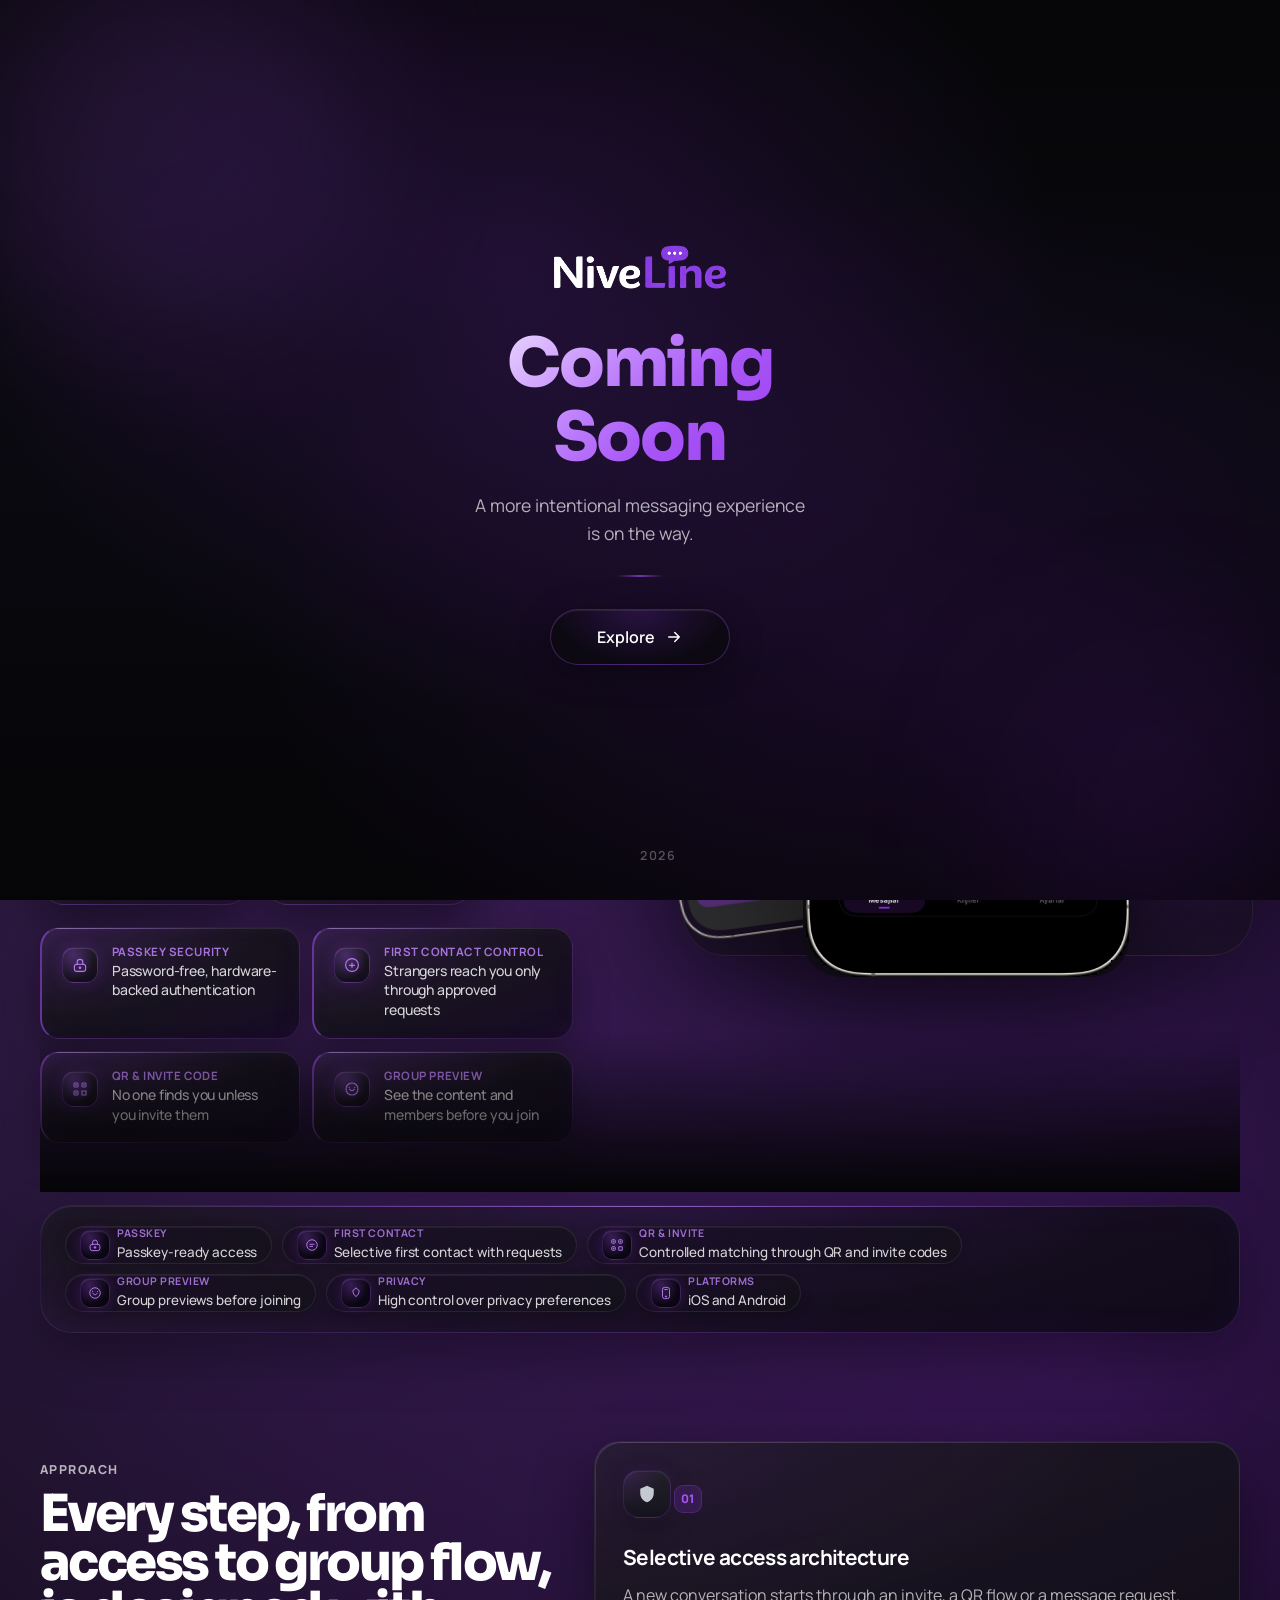
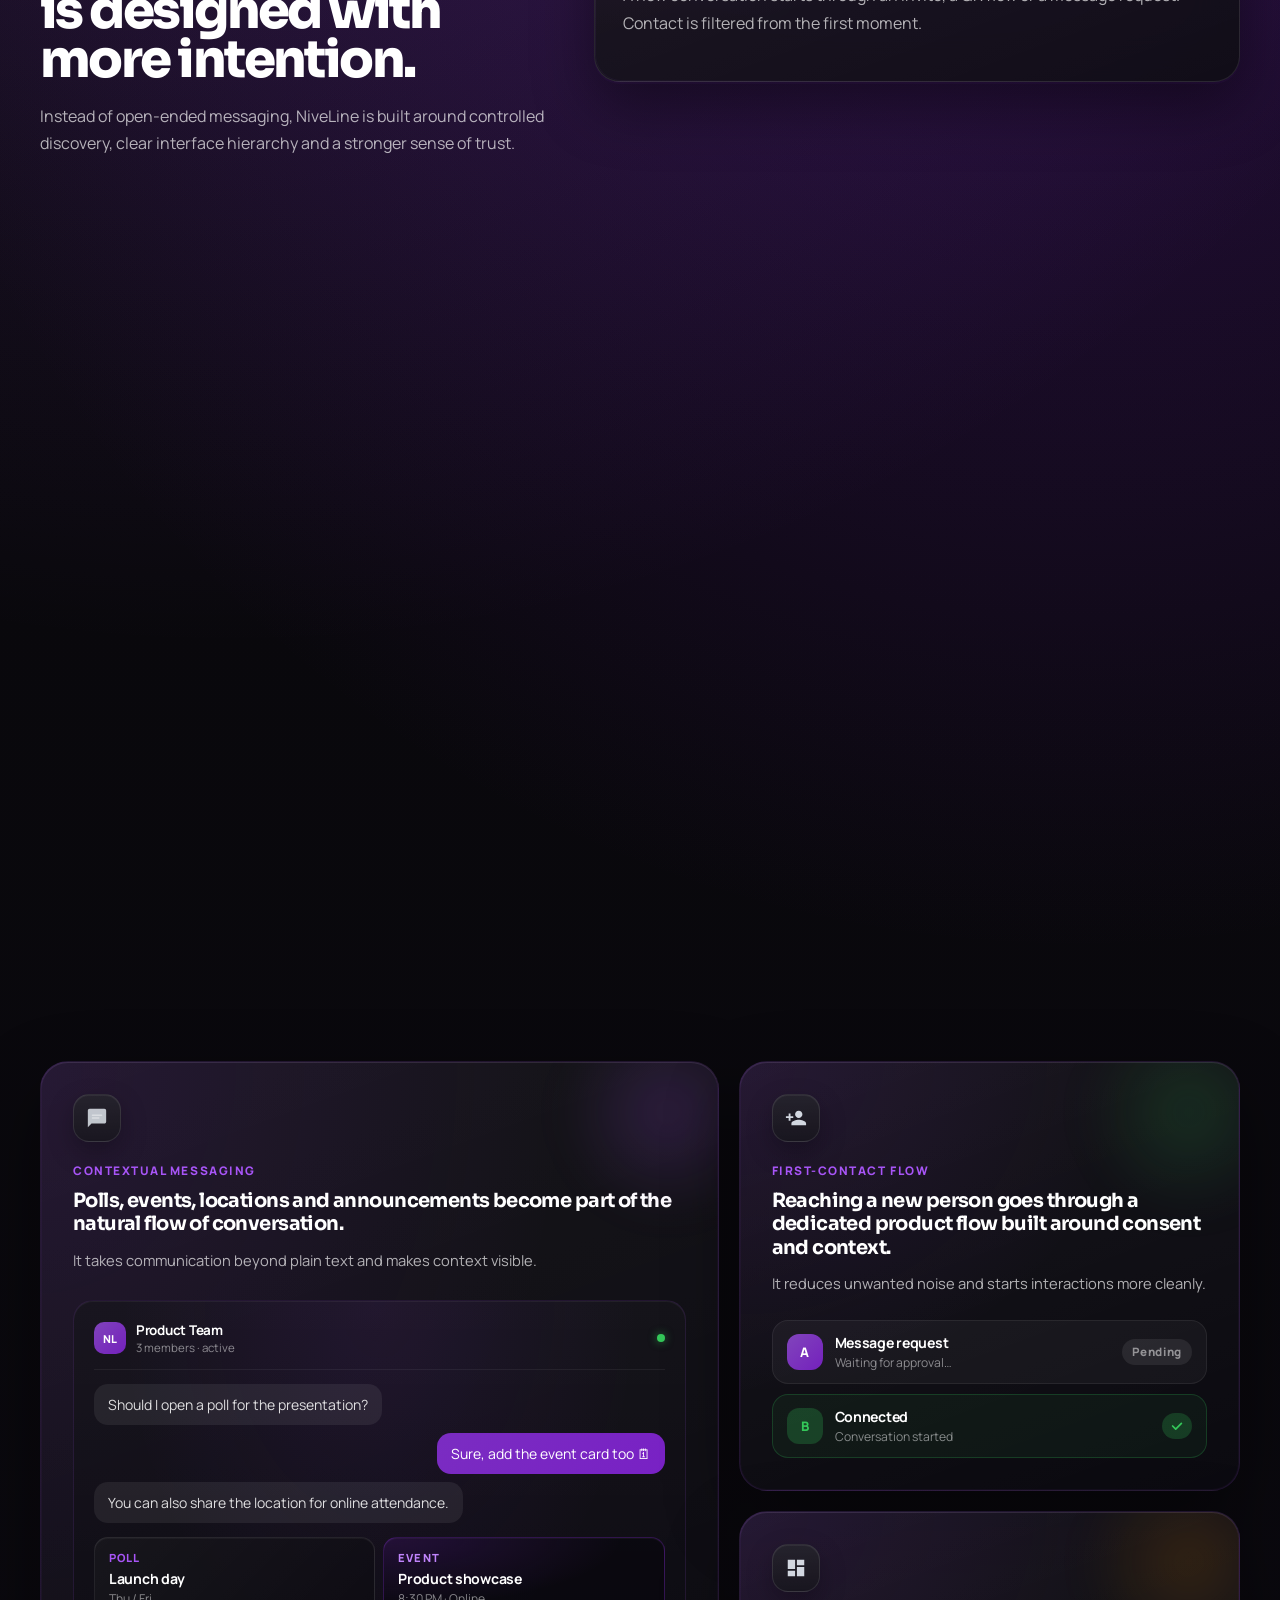
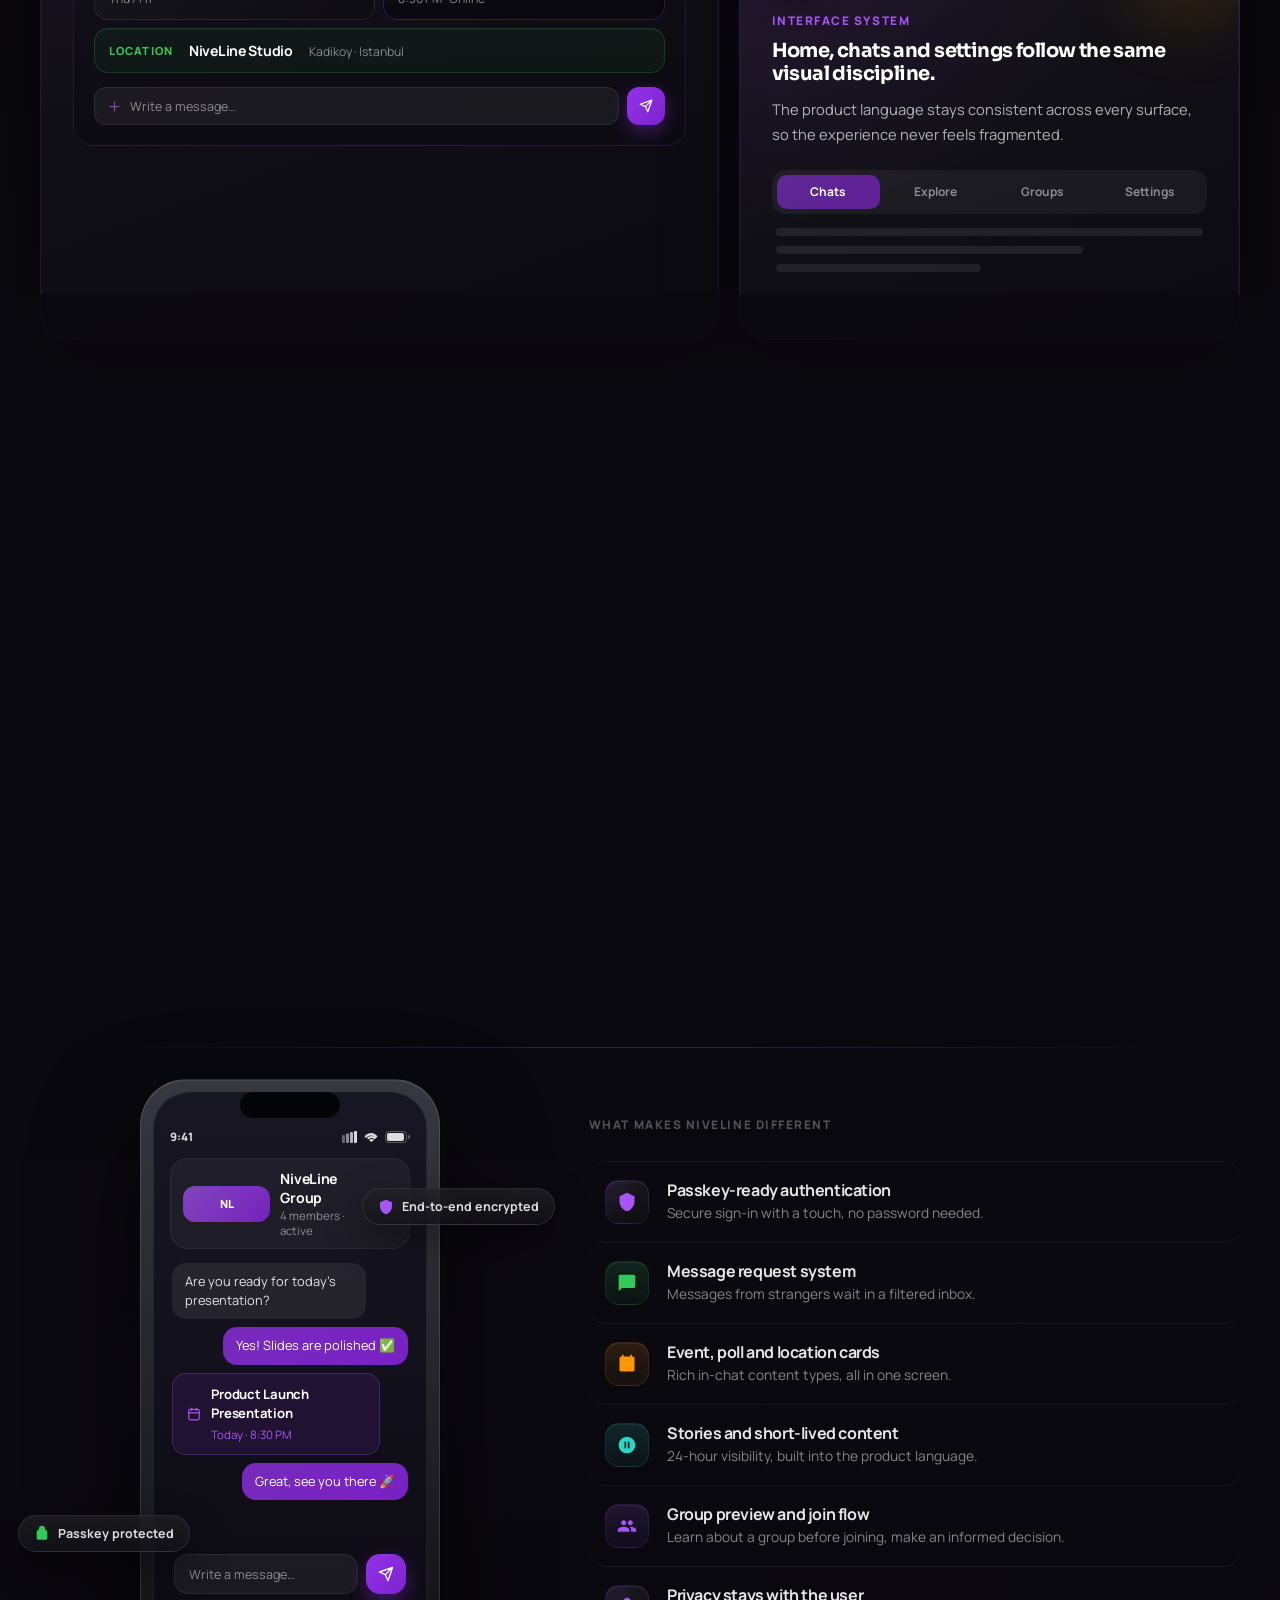
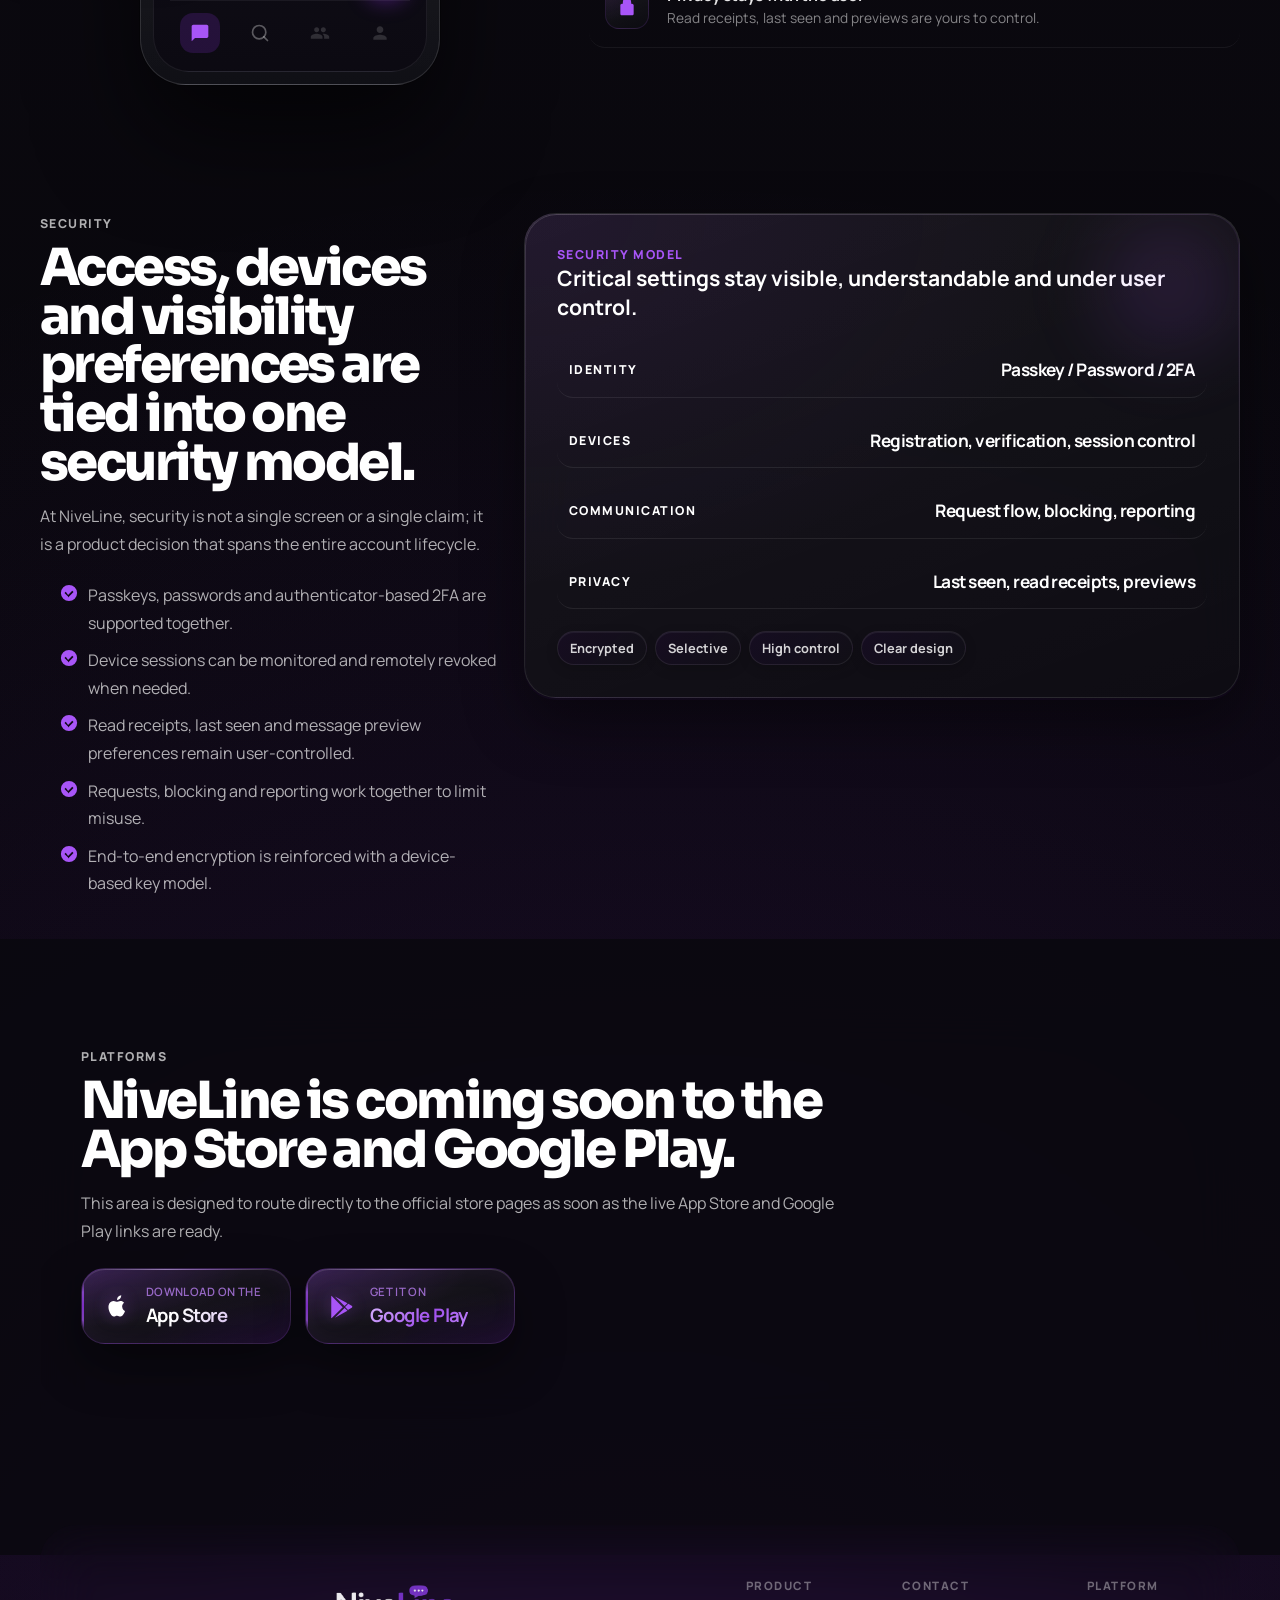
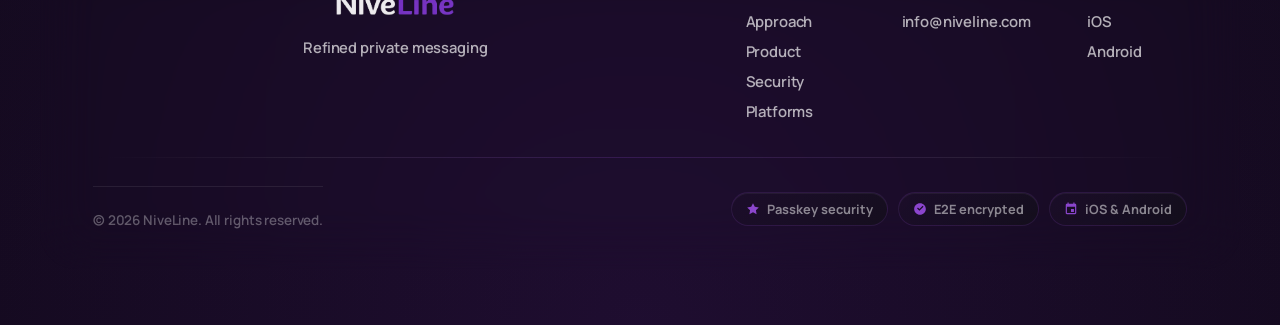
<file: index.html>
<!DOCTYPE html>
<html lang="en">
<head>
  <meta charset="UTF-8">
  <meta name="viewport" content="width=device-width, initial-scale=1.0">

  <!-- ── Primary Meta ── -->
  <title>NiveLine — Secure Messaging with Passkey, Invite-Only Access & Group Privacy</title>
  <meta name="description" content="NiveLine is a private messaging app built on passkey security, message requests, QR invite codes and group previews. Control who contacts you, from day one. Coming to iOS & Android.">
  <meta name="keywords" content="NiveLine, secure messaging app, passkey messaging, private chat, invite only messaging, message requests, group privacy, iOS Android messaging, end-to-end encrypted">
  <meta name="author" content="NiveLine">
  <meta name="robots" content="index, follow">
  <meta name="theme-color" content="#050507">
  <link rel="canonical" href="https://niveline.com/">

  <!-- ── hreflang (multilingual: TR / EN / ES) ── -->
  <link rel="alternate" hreflang="en" href="https://niveline.com/">
  <link rel="alternate" hreflang="tr" href="https://niveline.com/">
  <link rel="alternate" hreflang="es" href="https://niveline.com/">
  <link rel="alternate" hreflang="x-default" href="https://niveline.com/">

  <!-- ── Open Graph / Facebook ── -->
  <meta property="og:type" content="website">
  <meta property="og:url" content="https://niveline.com/">
  <meta property="og:title" content="NiveLine — Secure Messaging with Passkey & Invite-Only Access">
  <meta property="og:description" content="A private messaging app where you control who reaches you. Passkey security, message requests, QR invite codes and group previews. Coming to iOS & Android.">
  <meta property="og:image" content="https://niveline.com/assets/og-image.png">
  <meta property="og:image:width" content="1200">
  <meta property="og:image:height" content="630">
  <meta property="og:image:alt" content="NiveLine — Secure Messaging App">
  <meta property="og:site_name" content="NiveLine">
  <meta property="og:locale" content="en_US">
  <meta property="og:locale:alternate" content="tr_TR">
  <meta property="og:locale:alternate" content="es_ES">

  <!-- ── Twitter / X Card ── -->
  <meta name="twitter:card" content="summary_large_image">
  <meta name="twitter:site" content="@NiveLine">
  <meta name="twitter:creator" content="@NiveLine">
  <meta name="twitter:url" content="https://niveline.com/">
  <meta name="twitter:title" content="NiveLine — Secure Messaging with Passkey & Invite-Only Access">
  <meta name="twitter:description" content="A private messaging app where you control who reaches you. Passkey security, message requests, QR invite codes and group previews.">
  <meta name="twitter:image" content="https://niveline.com/assets/og-image.png">
  <meta name="twitter:image:alt" content="NiveLine — Secure Messaging App">

  <!-- ── App Store Meta ── -->
  <meta name="apple-itunes-app" content="app-id=placeholder">
  <meta name="google-play-app" content="app-id=placeholder">
  <meta name="mobile-web-app-capable" content="yes">
  <meta name="apple-mobile-web-app-capable" content="yes">
  <meta name="apple-mobile-web-app-status-bar-style" content="black-translucent">
  <meta name="apple-mobile-web-app-title" content="NiveLine">

  <!-- ── Structured Data (JSON-LD) ── -->
  <script type="application/ld+json">
  {
    "@context": "https://schema.org",
    "@type": "SoftwareApplication",
    "name": "NiveLine",
    "description": "A private messaging app built on passkey security, selective discovery, message requests, QR invite codes and group previews.",
    "applicationCategory": "CommunicationApplication",
    "operatingSystem": "iOS, Android",
    "url": "https://niveline.com",
    "image": "https://niveline.com/assets/og-image.png",
    "author": {
      "@type": "Organization",
      "name": "NiveLine",
      "url": "https://niveline.com"
    },
    "offers": {
      "@type": "Offer",
      "price": "0",
      "priceCurrency": "USD"
    },
    "featureList": [
      "Passkey-ready account security",
      "Message requests for first contact",
      "QR and invite code matching",
      "Group previews before joining",
      "End-to-end encrypted messaging"
    ]
  }
  </script>

  <!-- ── Fonts ── -->
  <link rel="preconnect" href="https://fonts.googleapis.com">
  <link rel="preconnect" href="https://fonts.gstatic.com" crossorigin>
  <link
    href="https://fonts.googleapis.com/css2?family=Manrope:wght@400;500;600;700;800&family=Sora:wght@500;600;700;800&display=swap"
    rel="stylesheet"
  >

  <!-- ── LCP Preload (hero görseli) ── -->
  <link rel="preload" as="image" href="assets/hero-home-front.png" fetchpriority="high">
  <link rel="preload" as="image" href="assets/niveline-logo-transparent.png">

  <!-- ── Favicons ── -->
  <link rel="icon" href="assets/favicon.svg?v=2" type="image/svg+xml">
  <link rel="shortcut icon" href="assets/favicon.svg?v=2" type="image/svg+xml">
  <link rel="apple-touch-icon" sizes="512x512" href="assets/niveline-logo-stacked-transparent-512.png">

  <link rel="stylesheet" href="styles.css">
  <!-- Sitemap hint for crawlers -->
  <link rel="sitemap" type="application/xml" href="/sitemap.xml">
</head>
<body>
  <!-- ── Coming Soon Splash ── -->
  <div class="splash-overlay" id="splashOverlay">
    <div class="splash-glow splash-glow-a" aria-hidden="true"></div>
    <div class="splash-glow splash-glow-b" aria-hidden="true"></div>
    <div class="splash-content">
      <div class="splash-logo">
        <img src="assets/niveline-logo-transparent.png" alt="NiveLine" width="789" height="255">
      </div>
      <h2 class="splash-title" data-i18n="splash.title">Coming Soon</h2>
      <p class="splash-sub" data-i18n="splash.sub">Daha bilinçli bir mesajlaşma deneyimi yolda.</p>
      <div class="splash-line" aria-hidden="true"></div>
      <button class="splash-cta" id="splashCta" type="button">
        <span data-i18n="splash.cta">Keşfet</span>
        <svg width="18" height="18" viewBox="0 0 24 24" fill="none"><path d="M5 12h14M13 6l6 6-6 6" stroke="currentColor" stroke-width="2" stroke-linecap="round" stroke-linejoin="round"/></svg>
      </button>
    </div>
    <div class="splash-badge" aria-hidden="true">
      <span>2026</span>
    </div>
  </div>

  <div class="page-bg" aria-hidden="true">
    <div class="bg-orb orb-a"></div>
    <div class="bg-orb orb-b"></div>
    <div class="bg-orb orb-c"></div>
    <div class="bg-grid"></div>
    <div class="bg-noise"></div>
  </div>

  <header class="topbar shell">
    <a class="brand" href="#top" aria-label="NiveLine ana sayfa">
      <img src="assets/niveline-logo-transparent.png" alt="NiveLine" width="789" height="255">
    </a>

    <nav class="topnav" id="topnav" aria-label="Ana gezinme">
      <a href="#difference" data-i18n="nav.approach">Yaklaşım</a>
      <a href="#features" data-i18n="nav.product">Ürün</a>
      <a href="#security" data-i18n="nav.security">Güvenlik</a>
      <a href="#download" data-i18n="nav.platforms">İndir</a>
    </nav>

    <div class="topbar-right">
      <!-- Dil seçici dropdown -->
      <div class="lang-switcher" id="langSwitcher" role="group" aria-label="Language" aria-haspopup="listbox">
        <button class="lang-trigger" id="langTrigger" type="button" aria-expanded="false" aria-haspopup="listbox">
          <span class="lang-flag" id="langFlag">🇬🇧</span>
          <span class="lang-current" id="langCurrent">EN</span>
          <svg class="lang-caret" viewBox="0 0 12 12" aria-hidden="true">
            <path d="M2 4l4 4 4-4" stroke="currentColor" stroke-width="1.8" stroke-linecap="round" stroke-linejoin="round" fill="none"/>
          </svg>
        </button>
        <div class="lang-dropdown" id="langDropdown" role="listbox" aria-label="Language list">
          <button type="button" class="lang-option" data-lang="tr" role="option" aria-selected="false">
            <span class="lang-option-flag">🇹🇷</span>
            <span class="lang-option-code">TR</span>
            <span class="lang-option-name">Türkçe</span>
            <svg class="lang-check" viewBox="0 0 16 16" aria-hidden="true"><path d="M3 8l3.5 3.5L13 5" stroke="currentColor" stroke-width="2" stroke-linecap="round" stroke-linejoin="round" fill="none"/></svg>
          </button>
          <button type="button" class="lang-option is-active" data-lang="en" role="option" aria-selected="true">
            <span class="lang-option-flag">🇬🇧</span>
            <span class="lang-option-code">EN</span>
            <span class="lang-option-name">English</span>
            <svg class="lang-check" viewBox="0 0 16 16" aria-hidden="true"><path d="M3 8l3.5 3.5L13 5" stroke="currentColor" stroke-width="2" stroke-linecap="round" stroke-linejoin="round" fill="none"/></svg>
          </button>
          <button type="button" class="lang-option" data-lang="es" role="option" aria-selected="false">
            <span class="lang-option-flag">🇪🇸</span>
            <span class="lang-option-code">ES</span>
            <span class="lang-option-name">Español</span>
            <svg class="lang-check" viewBox="0 0 16 16" aria-hidden="true"><path d="M3 8l3.5 3.5L13 5" stroke="currentColor" stroke-width="2" stroke-linecap="round" stroke-linejoin="round" fill="none"/></svg>
          </button>
        </div>
      </div>

      <!-- Hamburger (mobil) -->
      <button class="hamburger" id="hamburger" type="button" aria-label="Menüyü aç/kapat" aria-expanded="false" aria-controls="topnav">
        <span></span><span></span><span></span>
      </button>
    </div>

    <!-- Mobilde navbar altı premium çizgi -->
    <div class="topbar-rule" aria-hidden="true"></div>

  </header>

  <main id="top" role="main" aria-label="NiveLine ana içeriği">
    <section class="hero shell" aria-label="NiveLine — güvenli ve seçici mesajlaşma">
      <div class="hero-copy is-visible" data-reveal>
        <span class="eyebrow-pill" data-i18n="hero.eyebrow">Seçici erişim ve çok katmanlı güvenlik üzerine inşa edildi</span>
        <h1 data-i18n="hero.title">Herkese açık değil. Seçtiğin kişilerle, güvenli, odaklanmış iletişim.</h1>
        <p class="lead" data-i18n="hero.lead">
          NiveLine; kimlerin size ulaşabileceğini, hesabınızın nasıl korunduğunu ve
          grup iletişiminin nasıl şekillendiğini tek bir bütünleşik ürün deneyiminde
          bir araya getirir.
        </p>

        <div class="hero-actions">
          <a class="store-badge store-badge-apple" href="#download" aria-label="App Store bölümüne git">
            <svg viewBox="0 0 24 24" aria-hidden="true">
              <path d="M16.84 12.71c.03 2.88 2.52 3.84 2.55 3.86-.02.07-.4 1.39-1.31 2.75-.79 1.18-1.61 2.35-2.89 2.38-1.26.02-1.66-.75-3.09-.75-1.44 0-1.88.73-3.03.77-1.23.05-2.16-1.23-2.96-2.4-1.64-2.37-2.89-6.68-1.21-9.6.84-1.45 2.34-2.37 3.97-2.4 1.24-.02 2.41.83 3.09.83.68 0 2-.99 3.38-.84.58.02 2.22.24 3.27 1.78-.08.05-1.95 1.14-1.93 3.62ZM14.9 5.1c.66-.8 1.11-1.92.99-3.02-.95.04-2.1.64-2.78 1.43-.62.71-1.16 1.85-1.01 2.93 1.06.08 2.14-.54 2.8-1.34Z"/>
            </svg>
            <span>
              <small data-i18n="store.apple">Download on the</small>
              <strong>App Store</strong>
            </span>
          </a>

          <a class="store-badge store-badge-google" href="#download" aria-label="Google Play bölümüne git">
            <svg viewBox="0 0 24 24" aria-hidden="true">
              <path d="M3.18 2.63 13.6 13.05 3.25 23.4c-.16-.21-.25-.48-.25-.77V3.37c0-.29.07-.54.18-.74Zm12.11 11.12 2.67 2.67-11.58 6.43 8.91-9.1Zm3.4 2.07-2.92-2.92 2.92-2.92 3.2 1.77c.75.41.75 1.49 0 1.9l-3.2 1.77Zm-.73-6.44-2.67 2.67L6.38 3.15l11.58 6.23Z"/>
            </svg>
            <span>
              <small data-i18n="store.google">Get it on</small>
              <strong>Google Play</strong>
            </span>
          </a>
        </div>

        <div class="hero-notes">
          <span>
            <span class="note-icon-wrap" aria-hidden="true">
              <svg class="note-svg" viewBox="0 0 20 20" fill="none" xmlns="http://www.w3.org/2000/svg">
                <rect x="3" y="9" width="14" height="9" rx="3" stroke="currentColor" stroke-width="1.4"/>
                <path d="M6.5 9V6.5a3.5 3.5 0 0 1 7 0V9" stroke="currentColor" stroke-width="1.4" stroke-linecap="round"/>
                <circle cx="10" cy="13.5" r="1.2" fill="currentColor"/>
              </svg>
            </span>
            <span class="note-text-wrap">
              <span class="note-label" data-i18n="hero.note1.label">Passkey Güvenliği</span>
              <span class="trust-copy" data-i18n="hero.note1">Şifresiz, donanım destekli kimlik doğrulama</span>
            </span>
          </span>
          <span>
            <span class="note-icon-wrap" aria-hidden="true">
              <svg class="note-svg" viewBox="0 0 20 20" fill="none" xmlns="http://www.w3.org/2000/svg">
                <path d="M10 2a8 8 0 1 1 0 16A8 8 0 0 1 10 2Z" stroke="currentColor" stroke-width="1.4"/>
                <path d="M7 10.5h6M10 7.5v6" stroke="currentColor" stroke-width="1.4" stroke-linecap="round"/>
              </svg>
            </span>
            <span class="note-text-wrap">
              <span class="note-label" data-i18n="hero.note2.label">İlk Temas Kontrolü</span>
              <span class="trust-copy" data-i18n="hero.note2">Mesaj istekleriyle yabancıya izinli erişim</span>
            </span>
          </span>
          <span>
            <span class="note-icon-wrap" aria-hidden="true">
              <svg class="note-svg" viewBox="0 0 20 20" fill="none" xmlns="http://www.w3.org/2000/svg">
                <rect x="2.5" y="2.5" width="5" height="5" rx="1" stroke="currentColor" stroke-width="1.4"/>
                <rect x="12.5" y="2.5" width="5" height="5" rx="1" stroke="currentColor" stroke-width="1.4"/>
                <rect x="2.5" y="12.5" width="5" height="5" rx="1" stroke="currentColor" stroke-width="1.4"/>
                <path d="M12.5 12.5h5v5h-5z" stroke="currentColor" stroke-width="1.4"/>
                <path d="M4.5 4.5h1v1h-1zM14.5 4.5h1v1h-1zM4.5 14.5h1v1h-1z" fill="currentColor"/>
              </svg>
            </span>
            <span class="note-text-wrap">
              <span class="note-label" data-i18n="hero.note3.label">QR & Davet Kodu</span>
              <span class="trust-copy" data-i18n="hero.note3">Siz davet etmeden kimse bulamaz</span>
            </span>
          </span>
          <span>
            <span class="note-icon-wrap" aria-hidden="true">
              <svg class="note-svg" viewBox="0 0 20 20" fill="none" xmlns="http://www.w3.org/2000/svg">
                <circle cx="10" cy="10" r="7.5" stroke="currentColor" stroke-width="1.4"/>
                <path d="M7 10.2c.8 1.2 2 2 3 2s2.2-.8 3-2" stroke="currentColor" stroke-width="1.4" stroke-linecap="round"/>
                <path d="M6.5 8h.01M13.5 8h.01" stroke="currentColor" stroke-width="1.6" stroke-linecap="round"/>
              </svg>
            </span>
            <span class="note-text-wrap">
              <span class="note-label" data-i18n="hero.note4.label">Grup Önizlemesi</span>
              <span class="trust-copy" data-i18n="hero.note4">Katılmadan önce içeriği ve üyeleri görün</span>
            </span>
          </span>
        </div>
      </div>

      <div class="hero-stage is-visible" data-reveal>
        <!-- Sinematik katmanlar -->
        <div class="hero-cinema-vignette" aria-hidden="true"></div>
        <div class="hero-cinema-grain" aria-hidden="true"></div>
        <div class="stage-composition">
          <div class="hero-halo halo-a parallax-layer" data-depth="10"></div>
          <div class="hero-halo halo-b parallax-layer" data-depth="15"></div>
          <div class="hero-halo halo-c parallax-layer" data-depth="12"></div>

          <div class="stage-panel parallax-layer" data-depth="4"></div>

          <figure class="screen-shot shot-group parallax-layer" data-depth="12" style="--base-transform: rotate(-8deg);">
            <img src="assets/hero-group-cut.png" data-desktop-src="assets/hero-group-cut.png" data-mobile-src="assets/hero-group.png" alt="NiveLine grup oluşturma ekranı">
          </figure>

          <figure class="screen-shot shot-home parallax-layer" data-depth="8">
            <img src="assets/hero-home-front.png" data-desktop-src="assets/hero-home-front.png" data-mobile-src="assets/hero-home.png" alt="NiveLine ana ekranı">
          </figure>

          <figure class="screen-shot shot-chat parallax-layer" data-depth="11" style="--base-transform: rotate(8deg);">
            <img src="assets/hero-chat-cut.png" data-desktop-src="assets/hero-chat-cut.png" data-mobile-src="assets/hero-chat.png" alt="NiveLine sohbet ekranı">
          </figure>
        </div>
        <div class="hero-slider-controls" aria-label="Hero gallery controls">
          <button class="hero-slider-dot is-active" type="button" aria-label="Show first preview" data-slide-to="0"></button>
          <button class="hero-slider-dot" type="button" aria-label="Show second preview" data-slide-to="1"></button>
          <button class="hero-slider-dot" type="button" aria-label="Show third preview" data-slide-to="2"></button>
        </div>
      </div>
    </section>

    <section class="signal-band shell" data-reveal aria-label="Temel özellikler">
      <div class="band-track">
        <span class="band-item">
          <span class="band-item-icon" aria-hidden="true">
            <svg viewBox="0 0 20 20" fill="none" xmlns="http://www.w3.org/2000/svg"><rect x="3" y="9" width="14" height="9" rx="3" stroke="currentColor" stroke-width="1.4"/><path d="M6.5 9V6.5a3.5 3.5 0 0 1 7 0V9" stroke="currentColor" stroke-width="1.4" stroke-linecap="round"/><circle cx="10" cy="13.5" r="1.2" fill="currentColor"/></svg>
          </span>
          <span class="band-item-text">
            <span class="band-item-label" data-i18n="band.item1.label">Passkey</span>
            <span class="band-item-desc" data-i18n="band.item1">Passkey destekli erişim</span>
          </span>
        </span>
        <span class="band-item">
          <span class="band-item-icon" aria-hidden="true">
            <svg viewBox="0 0 20 20" fill="none" xmlns="http://www.w3.org/2000/svg"><circle cx="10" cy="10" r="7.5" stroke="currentColor" stroke-width="1.4"/><path d="M7 9h6M7 12h4" stroke="currentColor" stroke-width="1.4" stroke-linecap="round"/></svg>
          </span>
          <span class="band-item-text">
            <span class="band-item-label" data-i18n="band.item2.label">İlk Temas</span>
            <span class="band-item-desc" data-i18n="band.item2">Mesaj istekleriyle seçici ilk temas</span>
          </span>
        </span>
        <span class="band-item">
          <span class="band-item-icon" aria-hidden="true">
            <svg viewBox="0 0 20 20" fill="none" xmlns="http://www.w3.org/2000/svg"><rect x="2.5" y="2.5" width="5" height="5" rx="1" stroke="currentColor" stroke-width="1.4"/><rect x="12.5" y="2.5" width="5" height="5" rx="1" stroke="currentColor" stroke-width="1.4"/><rect x="2.5" y="12.5" width="5" height="5" rx="1" stroke="currentColor" stroke-width="1.4"/><path d="M12.5 12.5h5v5h-5z" stroke="currentColor" stroke-width="1.4"/><path d="M4.5 4.5h1v1h-1zM14.5 4.5h1v1h-1zM4.5 14.5h1v1h-1z" fill="currentColor"/></svg>
          </span>
          <span class="band-item-text">
            <span class="band-item-label" data-i18n="band.item3.label">QR & Davet</span>
            <span class="band-item-desc" data-i18n="band.item3">QR ve davet kodu ile kontrollü eşleşme</span>
          </span>
        </span>
        <span class="band-item">
          <span class="band-item-icon" aria-hidden="true">
            <svg viewBox="0 0 20 20" fill="none" xmlns="http://www.w3.org/2000/svg"><circle cx="10" cy="10" r="7.5" stroke="currentColor" stroke-width="1.4"/><path d="M7 10.5c.8 1.2 2 2 3 2s2.2-.8 3-2" stroke="currentColor" stroke-width="1.4" stroke-linecap="round"/><path d="M6.5 8h.01M13.5 8h.01" stroke="currentColor" stroke-width="1.6" stroke-linecap="round"/></svg>
          </span>
          <span class="band-item-text">
            <span class="band-item-label" data-i18n="band.item4.label">Grup Önizleme</span>
            <span class="band-item-desc" data-i18n="band.item4">Katılım öncesi grup önizlemesi</span>
          </span>
        </span>
        <span class="band-item">
          <span class="band-item-icon" aria-hidden="true">
            <svg viewBox="0 0 20 20" fill="none" xmlns="http://www.w3.org/2000/svg"><path d="M10 2.5C9 4 7.5 5.5 5.5 6.5c0 4 2 7 4.5 8.5 2.5-1.5 4.5-4.5 4.5-8.5-2-1-3.5-2.5-4.5-4z" stroke="currentColor" stroke-width="1.4" stroke-linejoin="round"/></svg>
          </span>
          <span class="band-item-text">
            <span class="band-item-label" data-i18n="band.item5.label">Gizlilik</span>
            <span class="band-item-desc" data-i18n="band.item5">Gizlilik tercihleri üzerinde yüksek kontrol</span>
          </span>
        </span>
        <span class="band-item">
          <span class="band-item-icon" aria-hidden="true">
            <svg viewBox="0 0 20 20" fill="none" xmlns="http://www.w3.org/2000/svg"><rect x="5" y="2" width="10" height="16" rx="3" stroke="currentColor" stroke-width="1.4"/><circle cx="10" cy="15" r="1" fill="currentColor"/><path d="M8 5h4" stroke="currentColor" stroke-width="1.3" stroke-linecap="round"/></svg>
          </span>
          <span class="band-item-text">
            <span class="band-item-label" data-i18n="band.item6.label">Platformlar</span>
            <span class="band-item-desc" data-i18n="band.item6">iOS ve Android</span>
          </span>
        </span>
      </div>
    </section>

    <section class="story shell" id="difference" aria-labelledby="story-heading">
      <div class="section-copy" data-reveal>
        <p class="eyebrow" data-i18n="story.eyebrow">Yaklaşım</p>
        <h2 id="story-heading" data-i18n="story.title">Erişimden grup akışına kadar her adım daha bilinçli tasarlandı.</h2>
        <p data-i18n="story.body">
          NiveLine, herkese açık bir mesajlaşma mantığı yerine; kontrollü keşif,
          net arayüz hiyerarşisi ve yüksek güven duygusu üzerine kurulur.
        </p>
      </div>

      <div class="advantage-grid">
        <article class="advantage-card" data-reveal>
          <div class="advantage-icon-wrap">
            <svg viewBox="0 0 24 24" aria-hidden="true">
              <path d="M12 1L3 5v6c0 5.55 3.84 10.74 9 12 5.16-1.26 9-6.45 9-12V5L12 1zm-1 11.59L8.41 10 7 11.41l4 4 8-8-1.42-1.42L11 12.59z" fill="currentColor"/>
            </svg>
          </div>
          <span>01</span>
          <h3 data-i18n="story.card1.title">Seçici erişim mimarisi</h3>
          <p data-i18n="story.card1.body">
            Yeni bir sohbet; davet, QR ya da mesaj isteği üzerinden başlar.
            İletişim ilk andan itibaren filtrelenir.
          </p>
        </article>

        <article class="advantage-card" data-reveal>
          <div class="advantage-icon-wrap">
            <svg viewBox="0 0 24 24" aria-hidden="true">
              <path d="M18 8h-1V6c0-2.76-2.24-5-5-5S7 3.24 7 6v2H6c-1.1 0-2 .9-2 2v10c0 1.1.9 2 2 2h12c1.1 0 2-.9 2-2V10c0-1.1-.9-2-2-2zm-6 9c-1.1 0-2-.9-2-2s.9-2 2-2 2 .9 2 2-.9 2-2 2zm3.1-9H8.9V6c0-1.71 1.39-3.1 3.1-3.1 1.71 0 3.1 1.39 3.1 3.1v2z" fill="currentColor"/>
            </svg>
          </div>
          <span>02</span>
          <h3 data-i18n="story.card2.title">Hesap güvenliğinde çok katmanlı yapı</h3>
          <p data-i18n="story.card2.body">
            Passkey, e-posta doğrulama, Authenticator 2FA ve cihaz kayıtları
            tek bir güven çerçevesinde birlikte çalışır.
          </p>
        </article>

        <article class="advantage-card" data-reveal>
          <div class="advantage-icon-wrap">
            <svg viewBox="0 0 24 24" aria-hidden="true">
              <path d="M16 11c1.66 0 2.99-1.34 2.99-3S17.66 5 16 5c-1.66 0-3 1.34-3 3s1.34 3 3 3zm-8 0c1.66 0 2.99-1.34 2.99-3S9.66 5 8 5C6.34 5 5 6.34 5 8s1.34 3 3 3zm0 2c-2.33 0-7 1.17-7 3.5V19h14v-2.5c0-2.33-4.67-3.5-7-3.5zm8 0c-.29 0-.62.02-.97.05 1.16.84 1.97 1.97 1.97 3.45V19h6v-2.5c0-2.33-4.67-3.5-7-3.5z" fill="currentColor"/>
            </svg>
          </div>
          <span>03</span>
          <h3 data-i18n="story.card3.title">Grup iletişiminde daha net başlangıç</h3>
          <p data-i18n="story.card3.body">
            Önizleme, açıklama ve bağlam odaklı akış sayesinde grup deneyimi
            daha düzenli ve daha anlaşılır başlar.
          </p>
        </article>
      </div>
      <div class="mobile-dots" id="dots-advantage" aria-hidden="true"></div>
    </section>

    <section class="experience shell" id="features" aria-labelledby="features-heading">

      <!-- ── Bölüm başlık bloğu ── -->
      <div class="feat-header" data-reveal>
        <div class="feat-header-copy">
          <p class="eyebrow" data-i18n="features.eyebrow">Ürün</p>
          <h2 id="features-heading" data-i18n="features.title">Sohbet, davet ve ayarlar aynı arayüz sisteminde birleşir.</h2>
          <p data-i18n="features.body">
            Gerçek ürün hissi; yalnızca koyu tema ile değil, ritim, boşluk,
            tipografi ve etkileşim kararlarının tutarlı olmasıyla oluşur.
          </p>
        </div>
        <div class="feat-header-badges">
          <span class="feat-pill">
            <svg viewBox="0 0 20 20" fill="none" aria-hidden="true"><circle cx="10" cy="10" r="9" stroke="currentColor" stroke-width="1.5"/><path d="M6.5 10l2.5 2.5 4.5-5" stroke="currentColor" stroke-width="1.8" stroke-linecap="round" stroke-linejoin="round"/></svg>
            <span data-i18n="features.pill1">iOS &amp; Android</span>
          </span>
          <span class="feat-pill">
            <svg viewBox="0 0 20 20" fill="none" aria-hidden="true"><rect x="3" y="3" width="14" height="14" rx="4" stroke="currentColor" stroke-width="1.5"/><path d="M7 10h6M10 7v6" stroke="currentColor" stroke-width="1.8" stroke-linecap="round"/></svg>
            <span data-i18n="features.pill2">Ücretsiz indirin</span>
          </span>
          <span class="feat-pill">
            <svg viewBox="0 0 20 20" fill="none" aria-hidden="true"><path d="M10 2l2.39 4.84 5.35.78-3.87 3.77.91 5.32L10 14.27l-4.78 2.44.91-5.32L2.26 7.62l5.35-.78L10 2z" stroke="currentColor" stroke-width="1.5" stroke-linejoin="round"/></svg>
            <span data-i18n="features.pill3">Premium deneyim</span>
          </span>
        </div>
      </div>

      <!-- ── Büyük ekran özellik kartları ── -->
      <div class="feat-hero-grid" data-reveal>

        <!-- Sol büyük kart: Bağlamsal mesajlaşma -->
        <article class="feat-card feat-card--large feat-card--messenger">
          <div class="feat-card-glow" aria-hidden="true"></div>
          <div class="feat-card-content">
            <div class="feat-icon-wrap">
              <svg viewBox="0 0 24 24" aria-hidden="true">
                <path d="M20 2H4c-1.1 0-2 .9-2 2v18l4-4h14c1.1 0 2-.9 2-2V4c0-1.1-.9-2-2-2z" fill="currentColor" opacity=".9"/>
                <path d="M7 9h10M7 12h7" stroke="rgba(255,255,255,.4)" stroke-width="1.5" stroke-linecap="round"/>
              </svg>
            </div>
            <p class="feat-card-kicker" data-i18n="features.panel1.kicker">Bağlamsal mesajlaşma</p>
            <h3 data-i18n="features.panel1.title">Anket, etkinlik, konum ve duyurular konuşmanın doğal parçası haline gelir.</h3>
            <span class="feat-card-body" data-i18n="features.panel1.body">İletişimi düz metinden çıkarır, bağlamı görünür kılar.</span>
          </div>

          <!-- İnline mock chat -->
          <div class="feat-mock-chat" aria-hidden="true">

            <!-- Sohbet başlığı -->
            <div class="fmc-header">
              <div class="fmc-avatar">NL</div>
              <div class="fmc-header-info">
                <strong data-i18n="features.mock.groupName">Ürün Ekibi</strong>
                <span data-i18n="features.mock.groupMeta">3 kişi · aktif</span>
              </div>
              <div class="fmc-status-dot"></div>
            </div>

            <!-- Mesajlar -->
            <div class="fmc-messages">
              <div class="fmc-bubble fmc-in">
                <span data-i18n="features.mock.msg1">Sunum için bir anket açayım mı?</span>
              </div>
              <div class="fmc-bubble fmc-out">
                <span data-i18n="features.mock.msg2">Tabii, etkinlik kartını da ekle 🗓</span>
              </div>
              <div class="fmc-bubble fmc-in">
                <span data-i18n="features.mock.msg3">Konum da paylaşabilirsin, çevrimiçi katılım için.</span>
              </div>
            </div>

            <!-- İçerik kartları -->
            <div class="fmc-cards">
              <div class="fmc-card">
                <span data-i18n="features.mock.card1label">Anket</span>
                <strong data-i18n="features.mock.card1title">Lansman günü</strong>
                <small data-i18n="features.mock.card1meta">Per / Cum</small>
              </div>
              <div class="fmc-card fmc-card--accent">
                <span data-i18n="features.mock.card2label">Etkinlik</span>
                <strong data-i18n="features.mock.card2title">Ürün tanıtımı</strong>
                <small data-i18n="features.mock.card2meta">20:30 · Çevrimiçi</small>
              </div>
              <div class="fmc-card fmc-card--location">
                <span data-i18n="features.mock.card3label">Konum</span>
                <strong data-i18n="features.mock.card3title">NiveLine Studio</strong>
                <small data-i18n="features.mock.card3meta">Kadıköy · İstanbul</small>
              </div>
            </div>

            <!-- Composer -->
            <div class="fmc-composer">
              <div class="fmc-composer-inner">
                <svg width="15" height="15" viewBox="0 0 24 24" fill="none"><path d="M12 5v14M5 12h14" stroke="currentColor" stroke-width="2" stroke-linecap="round"/></svg>
                <span data-i18n="features.mock.composerPlaceholder">Bir mesaj yaz…</span>
              </div>
              <button class="fmc-send">
                <svg width="14" height="14" viewBox="0 0 24 24" fill="none"><path d="M22 2L11 13M22 2L15 22l-4-9-9-4 20-7z" stroke="currentColor" stroke-width="2.2" stroke-linecap="round" stroke-linejoin="round"/></svg>
              </button>
            </div>

          </div>
        </article>

        <!-- Sağ sütun: iki küçük kart -->
        <div class="feat-col-right">

          <!-- Kart 2: İlk temas -->
          <article class="feat-card feat-card--contact">
            <div class="feat-card-glow" aria-hidden="true"></div>
            <div class="feat-card-content">
              <div class="feat-icon-wrap">
                <svg viewBox="0 0 24 24" aria-hidden="true">
                  <path d="M15 12c2.21 0 4-1.79 4-4s-1.79-4-4-4-4 1.79-4 4 1.79 4 4 4zm-9-2V7H4v3H1v2h3v3h2v-3h3v-2H6zm9 4c-2.67 0-8 1.34-8 4v2h16v-2c0-2.66-5.33-4-8-4z" fill="currentColor"/>
                </svg>
              </div>
              <p class="feat-card-kicker" data-i18n="features.panel2.kicker">İlk temas akışı</p>
              <h3 data-i18n="features.panel2.title">Yeni bir kişiye ulaşmak, onay ve bağlam içeren ayrı bir akıştan geçer.</h3>
              <span class="feat-card-body" data-i18n="features.panel2.body">İstenmeyen gürültüyü azaltır, ilişkileri daha temiz başlatır.</span>
            </div>
            <!-- İnline mock request -->
            <div class="feat-mock-request" aria-hidden="true">
              <div class="fmr-row">
                <div class="fmr-avatar fmr-av--violet">A</div>
                <div class="fmr-info">
                  <strong data-i18n="features.mock.req1title">Mesaj isteği</strong>
                  <span data-i18n="features.mock.req1meta">Onaylanmayı bekliyor…</span>
                </div>
                <div class="fmr-badge" data-i18n="features.mock.req1badge">Bekliyor</div>
              </div>
              <div class="fmr-row fmr-row--accepted">
                <div class="fmr-avatar fmr-av--green">B</div>
                <div class="fmr-info">
                  <strong data-i18n="features.mock.req2title">Bağlantı kuruldu</strong>
                  <span data-i18n="features.mock.req2meta">Sohbet başladı</span>
                </div>
                <div class="fmr-badge fmr-badge--ok">
                  <svg viewBox="0 0 16 16" fill="none"><path d="M3 8l3.5 3.5L13 5" stroke="currentColor" stroke-width="2" stroke-linecap="round" stroke-linejoin="round"/></svg>
                </div>
              </div>
            </div>
          </article>

          <!-- Kart 3: Arayüz sistemi -->
          <article class="feat-card feat-card--ui">
            <div class="feat-card-glow" aria-hidden="true"></div>
            <div class="feat-card-content">
              <div class="feat-icon-wrap">
                <svg viewBox="0 0 24 24" aria-hidden="true">
                  <path d="M3 13h8V3H3v10zm0 8h8v-6H3v6zm10 0h8V11h-8v10zm0-18v6h8V3h-8z" fill="currentColor"/>
                </svg>
              </div>
              <p class="feat-card-kicker" data-i18n="features.panel3.kicker">Arayüz sistemi</p>
              <h3 data-i18n="features.panel3.title">Ana ekran, sohbetler ve ayarlar aynı görsel disiplinle çalışır.</h3>
              <span class="feat-card-body" data-i18n="features.panel3.body">Ürün dili her bölümde tutarlı kalır; deneyim parçalanmaz.</span>
            </div>
            <!-- Mini nav tabs illüstrasyonu -->
            <div class="feat-mock-tabs" aria-hidden="true">
              <div class="fmt-bar">
                <span class="fmt-tab fmt-tab--active" data-i18n="features.mock.tab1">Sohbetler</span>
                <span class="fmt-tab" data-i18n="features.mock.tab2">Keşfet</span>
                <span class="fmt-tab" data-i18n="features.mock.tab3">Gruplar</span>
                <span class="fmt-tab" data-i18n="features.mock.tab4">Ayarlar</span>
              </div>
              <div class="fmt-body">
                <div class="fmt-line fmt-line--wide"></div>
                <div class="fmt-line fmt-line--mid"></div>
                <div class="fmt-line fmt-line--short"></div>
              </div>
            </div>
          </article>

        </div>
      </div>
      <div class="mobile-dots" id="dots-feat-hero" aria-hidden="true"></div>

      <!-- ── İkinci satır: Geniş canvas bölümü ── -->
      <div class="experience-canvas feat-canvas-wrap" data-reveal>
        <div class="canvas-shell">
          <div class="canvas-head">
            <div>
              <p class="screen-kicker" data-i18n="canvas.kicker">Ürün akışı</p>
              <strong data-i18n="canvas.title">Gerçek ürün hissi, net hiyerarşi ve sakin etkileşimlerle kurulur.</strong>
            </div>
            <span class="canvas-tag" data-i18n="canvas.tag">Canlı ürün hissi</span>
          </div>

          <div class="canvas-body">
            <div class="canvas-chat">
              <div class="canvas-bubble incoming" data-i18n="canvas.chat1">
                Sunum akışı için küçük bir anket açıyorum.
              </div>
              <div class="canvas-bubble outgoing" data-i18n="canvas.chat2">
                Etkinlik kartı ve konum bilgisini aynı mesaja bağladım.
              </div>

              <div class="content-card-grid">
                <article class="content-card">
                  <span data-i18n="canvas.card1.label">Anket</span>
                  <strong data-i18n="canvas.card1.title">Lansman günü</strong>
                  <small data-i18n="canvas.card1.meta">Perşembe / Cuma</small>
                </article>

                <article class="content-card">
                  <span data-i18n="canvas.card2.label">Etkinlik</span>
                  <strong data-i18n="canvas.card2.title">Ürün tanıtımı</strong>
                  <small data-i18n="canvas.card2.meta">20:30, çevrimiçi</small>
                </article>

                <article class="content-card wide">
                  <span data-i18n="canvas.card3.label">Konum</span>
                  <strong data-i18n="canvas.card3.title">NiveLine Studio</strong>
                  <small data-i18n="canvas.card3.meta">Kadıköy, İstanbul</small>
                </article>
              </div>
            </div>

            <div class="canvas-side">
              <article class="mini-panel">
                <p data-i18n="canvas.side1.kicker">Story</p>
                <strong data-i18n="canvas.side1.title">Kısa ömürlü görünürlük</strong>
                <span data-i18n="canvas.side1.body">Durum paylaşımı uygulama dilinden kopmadan akışın içinde kalır.</span>
              </article>

              <article class="mini-panel">
                <p data-i18n="canvas.side2.kicker">İstekler</p>
                <strong data-i18n="canvas.side2.title">Onaylı ilk temas</strong>
                <span data-i18n="canvas.side2.body">İlk mesaj, kabulden önce görünür ama sınırlandırılmış şekilde bekler.</span>
              </article>

              <article class="mini-panel">
                <p data-i18n="canvas.side3.kicker">Gizlilik</p>
                <strong data-i18n="canvas.side3.title">Kullanıcı merkezli tercihler</strong>
                <span data-i18n="canvas.side3.body">Okundu bilgisi, son görülme ve önizleme ayarları kullanıcıda kalır.</span>
              </article>
            </div>
          </div>
          <div class="mobile-dots" id="dots-canvas-side" aria-hidden="true"></div>
        </div>
      </div>

      <!-- ── Üçüncü satır: Ekran görüntüsü + özellik listesi ── -->
      <div class="feat-showcase" data-reveal>

        <!-- Sol: Telefon mock-up görseli -->
        <div class="feat-showcase-visual">
          <div class="feat-phone-glow" aria-hidden="true"></div>
          <div class="feat-phone-frame">
            <div class="feat-phone-notch" aria-hidden="true"></div>
            <div class="feat-phone-screen">

              <!-- Status bar -->
              <div class="fps-status">
                <span>9:41</span>
                <span class="fps-icons">
                  <svg width="16" height="12" viewBox="0 0 16 12" fill="none" aria-hidden="true">
                    <rect x="0" y="4" width="3" height="8" rx="1" fill="currentColor" opacity=".4"/>
                    <rect x="4" y="2.5" width="3" height="9.5" rx="1" fill="currentColor" opacity=".6"/>
                    <rect x="8" y="1" width="3" height="11" rx="1" fill="currentColor" opacity=".8"/>
                    <rect x="12" y="0" width="3" height="12" rx="1" fill="currentColor"/>
                  </svg>
                  <svg width="15" height="12" viewBox="0 0 15 12" fill="none" aria-hidden="true">
                    <path d="M7.5 2C4.6 2 2 3.4.5 5.5L2 7c1.1-1.6 2.9-2.5 5-2.5s3.8.9 5 2.5l1.5-1.5C12 3.4 9.4 2 7.5 2zM7.5 5c-1.8 0-3.4.8-4.5 2L4.5 8.5c.8-1 2-1.5 3-1.5s2.2.5 3 1.5l1.5-1.5C11 5.8 9.4 5 7.5 5zM7.5 8c-1 0-1.8.4-2.5 1L7.5 11l2.5-2c-.7-.6-1.5-1-2.5-1z" fill="currentColor"/>
                  </svg>
                  <svg width="25" height="12" viewBox="0 0 25 12" fill="none" aria-hidden="true">
                    <rect x="0.5" y="0.5" width="21" height="11" rx="3.5" stroke="currentColor" opacity=".35"/>
                    <rect x="2" y="2" width="17" height="8" rx="2" fill="currentColor"/>
                    <path d="M23 4v4a2 2 0 000-4z" fill="currentColor" opacity=".4"/>
                  </svg>
                </span>
              </div>

              <!-- Sohbet başlığı -->
              <div class="fps-header">
                <div class="fps-avatar fps-av--violet">NL</div>
                <div>
                  <strong data-i18n="features.phone.groupName">NiveLine Grubu</strong>
                  <span data-i18n="features.phone.groupMeta">4 üye · aktif</span>
                </div>
                <svg width="20" height="20" viewBox="0 0 24 24" fill="none" aria-hidden="true"><circle cx="5" cy="12" r="1.5" fill="currentColor" opacity=".6"/><circle cx="12" cy="12" r="1.5" fill="currentColor" opacity=".6"/><circle cx="19" cy="12" r="1.5" fill="currentColor" opacity=".6"/></svg>
              </div>

              <!-- Mesajlar -->
              <div class="fps-messages">
                <div class="fps-bubble fps-in">
                  <span data-i18n="features.phone.msg1">Bugünkü sunum için hazır mısın?</span>
                </div>
                <div class="fps-bubble fps-out">
                  <span data-i18n="features.phone.msg2">Evet! Slaytları düzenledim ✅</span>
                </div>
                <div class="fps-bubble fps-in fps-bubble--card">
                  <div class="fps-event-card">
                    <svg width="14" height="14" viewBox="0 0 24 24" fill="none" aria-hidden="true"><rect x="3" y="4" width="18" height="18" rx="3" stroke="currentColor" stroke-width="2"/><path d="M3 10h18M8 2v4M16 2v4" stroke="currentColor" stroke-width="2" stroke-linecap="round"/></svg>
                    <div>
                      <strong data-i18n="features.phone.eventTitle">Ürün Lansman Sunumu</strong>
                      <span data-i18n="features.phone.eventMeta">Bugün · 20:30</span>
                    </div>
                  </div>
                </div>
                <div class="fps-bubble fps-out">
                  <span data-i18n="features.phone.msg3">Harika, görüşürüz 🚀</span>
                </div>
              </div>

              <!-- Composer -->
              <div class="fps-composer">
                <div class="fps-composer-field">
                  <span data-i18n="features.phone.composerPlaceholder">Bir mesaj yaz…</span>
                </div>
                <button class="fps-send" aria-label="Gönder">
                  <svg width="16" height="16" viewBox="0 0 24 24" fill="none" aria-hidden="true"><path d="M22 2L11 13M22 2L15 22l-4-9-9-4 20-7z" stroke="currentColor" stroke-width="2" stroke-linecap="round" stroke-linejoin="round"/></svg>
                </button>
              </div>

              <!-- Bottom nav -->
              <div class="fps-nav">
                <span class="fps-nav-item fps-nav--active">
                  <svg width="20" height="20" viewBox="0 0 24 24" fill="none" aria-hidden="true"><path d="M20 2H4c-1.1 0-2 .9-2 2v18l4-4h14c1.1 0 2-.9 2-2V4c0-1.1-.9-2-2-2z" fill="currentColor"/></svg>
                </span>
                <span class="fps-nav-item">
                  <svg width="20" height="20" viewBox="0 0 24 24" fill="none" aria-hidden="true"><circle cx="11" cy="11" r="8" stroke="currentColor" stroke-width="2"/><path d="M21 21l-4.35-4.35" stroke="currentColor" stroke-width="2" stroke-linecap="round"/></svg>
                </span>
                <span class="fps-nav-item">
                  <svg width="20" height="20" viewBox="0 0 24 24" fill="none" aria-hidden="true"><path d="M16 11c1.66 0 3-1.34 3-3s-1.34-3-3-3-3 1.34-3 3 1.34 3 3 3zm-8 0c1.66 0 3-1.34 3-3S9.66 5 8 5C6.34 5 5 6.34 5 8s1.34 3 3 3zm0 2c-2.33 0-7 1.17-7 3.5V19h14v-2.5C15 14.17 10.33 13 8 13zm8 0c-.29 0-.62.02-.97.05C16.19 13.8 17 14.94 17 16.5V19h6v-2.5C23 14.17 18.33 13 16 13z" fill="currentColor" opacity=".45"/></svg>
                </span>
                <span class="fps-nav-item">
                  <svg width="20" height="20" viewBox="0 0 24 24" fill="none" aria-hidden="true"><path d="M12 12c2.21 0 4-1.79 4-4s-1.79-4-4-4-4 1.79-4 4 1.79 4 4 4zm0 2c-2.67 0-8 1.34-8 4v2h16v-2c0-2.66-5.33-4-8-4z" fill="currentColor" opacity=".45"/></svg>
                </span>
              </div>
            </div>
          </div>
          <!-- Yüzen rozetler -->
          <div class="feat-float-badge feat-float-1" aria-hidden="true">
            <svg width="16" height="16" viewBox="0 0 24 24" fill="none"><path d="M12 1L3 5v6c0 5.55 3.84 10.74 9 12 5.16-1.26 9-6.45 9-12V5L12 1zm-1 11.59L8.41 10 7 11.41l4 4 8-8-1.42-1.42L11 12.59z" fill="#a855f7"/></svg>
            <span data-i18n="features.floatBadge1">Uçtan uca şifreli</span>
          </div>
          <div class="feat-float-badge feat-float-2" aria-hidden="true">
            <svg width="16" height="16" viewBox="0 0 24 24" fill="none"><path d="M18 8h-1V6c0-2.76-2.24-5-5-5S7 3.24 7 6v2H6c-1.1 0-2 .9-2 2v10c0 1.1.9 2 2 2h12c1.1 0 2-.9 2-2V10c0-1.1-.9-2-2-2z" fill="#34c759"/></svg>
            <span data-i18n="features.floatBadge2">Passkey korumalı</span>
          </div>
        </div>

        <!-- Sağ: Özellik listesi -->
        <div class="feat-showcase-list">
          <p class="feat-showcase-label" data-i18n="features.showcaseLabel">NiveLine'ı farklı kılan özellikler</p>

          <ul class="feat-list">
            <li class="feat-list-item" data-reveal style="--reveal-delay:60ms">
              <div class="fli-icon">
                <svg viewBox="0 0 24 24" fill="none" aria-hidden="true"><path d="M12 1L3 5v6c0 5.55 3.84 10.74 9 12 5.16-1.26 9-6.45 9-12V5L12 1z" fill="currentColor"/></svg>
              </div>
              <div class="fli-text">
                <strong data-i18n="features.list1.title">Passkey destekli kimlik doğrulama</strong>
                <span data-i18n="features.list1.body">Parola olmadan, dokunuşla güvenli giriş.</span>
              </div>
              <div class="fli-arrow" aria-hidden="true">
                <svg viewBox="0 0 16 16" fill="none"><path d="M3 8h10M9 4l4 4-4 4" stroke="currentColor" stroke-width="1.6" stroke-linecap="round" stroke-linejoin="round"/></svg>
              </div>
            </li>

            <li class="feat-list-item" data-reveal style="--reveal-delay:120ms">
              <div class="fli-icon fli-icon--green">
                <svg viewBox="0 0 24 24" fill="none" aria-hidden="true"><path d="M20 2H4c-1.1 0-2 .9-2 2v18l4-4h14c1.1 0 2-.9 2-2V4c0-1.1-.9-2-2-2z" fill="currentColor"/></svg>
              </div>
              <div class="fli-text">
                <strong data-i18n="features.list2.title">Mesaj istekleri sistemi</strong>
                <span data-i18n="features.list2.body">Bilinmeyenlerden gelen mesajlar filtreli bekler.</span>
              </div>
              <div class="fli-arrow" aria-hidden="true">
                <svg viewBox="0 0 16 16" fill="none"><path d="M3 8h10M9 4l4 4-4 4" stroke="currentColor" stroke-width="1.6" stroke-linecap="round" stroke-linejoin="round"/></svg>
              </div>
            </li>

            <li class="feat-list-item" data-reveal style="--reveal-delay:180ms">
              <div class="fli-icon fli-icon--amber">
                <svg viewBox="0 0 24 24" fill="none" aria-hidden="true"><path d="M17 12h-5v5h5v-5zM16 1v2H8V1H6v2H5c-1.11 0-1.99.9-1.99 2L3 19c0 1.1.89 2 2 2h14c1.1 0 2-.9 2-2V5c0-1.1-.9-2-2-2h-1V1h-2z" fill="currentColor"/></svg>
              </div>
              <div class="fli-text">
                <strong data-i18n="features.list3.title">Etkinlik, anket ve konum kartları</strong>
                <span data-i18n="features.list3.body">Sohbet içi zengin içerik türleri, tek ekranda.</span>
              </div>
              <div class="fli-arrow" aria-hidden="true">
                <svg viewBox="0 0 16 16" fill="none"><path d="M3 8h10M9 4l4 4-4 4" stroke="currentColor" stroke-width="1.6" stroke-linecap="round" stroke-linejoin="round"/></svg>
              </div>
            </li>

            <li class="feat-list-item" data-reveal style="--reveal-delay:240ms">
              <div class="fli-icon fli-icon--teal">
                <svg viewBox="0 0 24 24" fill="none" aria-hidden="true"><path d="M12 2C6.48 2 2 6.48 2 12s4.48 10 10 10 10-4.48 10-10S17.52 2 12 2zm-1 14H9V8h2v8zm4 0h-2V8h2v8z" fill="currentColor"/></svg>
              </div>
              <div class="fli-text">
                <strong data-i18n="features.list4.title">Story ve kısa süreli içerikler</strong>
                <span data-i18n="features.list4.body">Uygulama diliyle uyumlu, 24 saatlik görünürlük.</span>
              </div>
              <div class="fli-arrow" aria-hidden="true">
                <svg viewBox="0 0 16 16" fill="none"><path d="M3 8h10M9 4l4 4-4 4" stroke="currentColor" stroke-width="1.6" stroke-linecap="round" stroke-linejoin="round"/></svg>
              </div>
            </li>

            <li class="feat-list-item" data-reveal style="--reveal-delay:300ms">
              <div class="fli-icon fli-icon--violet">
                <svg viewBox="0 0 24 24" fill="none" aria-hidden="true"><path d="M16 11c1.66 0 3-1.34 3-3s-1.34-3-3-3-3 1.34-3 3 1.34 3 3 3zm-8 0c1.66 0 3-1.34 3-3S9.66 5 8 5C6.34 5 5 6.34 5 8s1.34 3 3 3zm0 2c-2.33 0-7 1.17-7 3.5V19h14v-2.5C15 14.17 10.33 13 8 13zm8 0c-.29 0-.62.02-.97.05C16.19 13.8 17 14.94 17 16.5V19h6v-2.5C23 14.17 18.33 13 16 13z" fill="currentColor"/></svg>
              </div>
              <div class="fli-text">
                <strong data-i18n="features.list5.title">Grup önizleme ve katılım akışı</strong>
                <span data-i18n="features.list5.body">Katılmadan önce grubu tanı, bilinçli karar ver.</span>
              </div>
              <div class="fli-arrow" aria-hidden="true">
                <svg viewBox="0 0 16 16" fill="none"><path d="M3 8h10M9 4l4 4-4 4" stroke="currentColor" stroke-width="1.6" stroke-linecap="round" stroke-linejoin="round"/></svg>
              </div>
            </li>

            <li class="feat-list-item" data-reveal style="--reveal-delay:360ms">
              <div class="fli-icon">
                <svg viewBox="0 0 24 24" fill="none" aria-hidden="true"><path d="M18 8h-1V6c0-2.76-2.24-5-5-5S7 3.24 7 6v2H6c-1.1 0-2 .9-2 2v10c0 1.1.9 2 2 2h12c1.1 0 2-.9 2-2V10c0-1.1-.9-2-2-2z" fill="currentColor"/></svg>
              </div>
              <div class="fli-text">
                <strong data-i18n="features.list6.title">Gizlilik tercihleri kullanıcıda</strong>
                <span data-i18n="features.list6.body">Okundu, son görülme ve önizleme; sizin kontrolünüzde.</span>
              </div>
              <div class="fli-arrow" aria-hidden="true">
                <svg viewBox="0 0 16 16" fill="none"><path d="M3 8h10M9 4l4 4-4 4" stroke="currentColor" stroke-width="1.6" stroke-linecap="round" stroke-linejoin="round"/></svg>
              </div>
            </li>
          </ul>
        </div>
      </div>

    </section>

    <section class="security shell" id="security" aria-labelledby="security-heading">
      <div class="security-copy" data-reveal>
        <p class="eyebrow" data-i18n="security.eyebrow">Koruma</p>
        <h2 id="security-heading" data-i18n="security.title">Erişim, cihaz ve görünürlük tercihleri aynı güven modeline bağlanır.</h2>
        <p data-i18n="security.body">
          NiveLine’da güvenlik, tek bir ekran ya da tek bir vaat değil;
          hesabın tüm yaşam döngüsüne yayılan bir tasarım kararıdır.
        </p>

        <ul class="check-list">
          <li>
            <svg class="check-icon" viewBox="0 0 20 20" aria-hidden="true"><path d="M10 1a9 9 0 1 0 0 18A9 9 0 0 0 10 1zm-1 13L5 10l1.41-1.41L9 12.17l4.59-4.58L15 9l-6 6z" fill="currentColor"/></svg>
            <span data-i18n="security.list1">Passkey, parola ve Authenticator 2FA birlikte desteklenir.</span>
          </li>
          <li>
            <svg class="check-icon" viewBox="0 0 20 20" aria-hidden="true"><path d="M10 1a9 9 0 1 0 0 18A9 9 0 0 0 10 1zm-1 13L5 10l1.41-1.41L9 12.17l4.59-4.58L15 9l-6 6z" fill="currentColor"/></svg>
            <span data-i18n="security.list2">Cihaz oturumları izlenebilir ve gerektiğinde uzak oturum sonlandırılabilir.</span>
          </li>
          <li>
            <svg class="check-icon" viewBox="0 0 20 20" aria-hidden="true"><path d="M10 1a9 9 0 1 0 0 18A9 9 0 0 0 10 1zm-1 13L5 10l1.41-1.41L9 12.17l4.59-4.58L15 9l-6 6z" fill="currentColor"/></svg>
            <span data-i18n="security.list3">Okundu bilgisi, son görülme ve mesaj önizleme tercihleri kullanıcıya bırakılır.</span>
          </li>
          <li>
            <svg class="check-icon" viewBox="0 0 20 20" aria-hidden="true"><path d="M10 1a9 9 0 1 0 0 18A9 9 0 0 0 10 1zm-1 13L5 10l1.41-1.41L9 12.17l4.59-4.58L15 9l-6 6z" fill="currentColor"/></svg>
            <span data-i18n="security.list4">Mesaj istekleri, engelleme ve raporlama kötüye kullanımı sınırlamak için birlikte çalışır.</span>
          </li>
          <li>
            <svg class="check-icon" viewBox="0 0 20 20" aria-hidden="true"><path d="M10 1a9 9 0 1 0 0 18A9 9 0 0 0 10 1zm-1 13L5 10l1.41-1.41L9 12.17l4.59-4.58L15 9l-6 6z" fill="currentColor"/></svg>
            <span data-i18n="security.list5">Uçtan uca şifreleme altyapısı cihaz bazlı anahtar mantığıyla güçlendirilir.</span>
          </li>
        </ul>
      </div>

      <aside class="security-panel" data-reveal>
        <div class="panel-top">
          <p data-i18n="security.panelKicker">Güven modeli</p>
          <strong data-i18n="security.panelTitle">Kritik ayarlar görünür, anlaşılır ve kullanıcı kontrolünde kalır.</strong>
        </div>

        <div class="security-stack">
          <div class="stack-row">
            <span data-i18n="security.stack1.label">Kimlik</span>
            <strong data-i18n="security.stack1.value">Passkey / Parola / 2FA</strong>
          </div>
          <div class="stack-row">
            <span data-i18n="security.stack2.label">Cihazlar</span>
            <strong data-i18n="security.stack2.value">Kayıt, doğrulama, oturum yönetimi</strong>
          </div>
          <div class="stack-row">
            <span data-i18n="security.stack3.label">İletişim</span>
            <strong data-i18n="security.stack3.value">İstek akışı, engelleme, raporlama</strong>
          </div>
          <div class="stack-row">
            <span data-i18n="security.stack4.label">Gizlilik</span>
            <strong data-i18n="security.stack4.value">Son görülme, okundu, önizleme</strong>
          </div>
        </div>
        <div class="mobile-dots" id="dots-security" aria-hidden="true"></div>

        <div class="chip-row spacious">
          <span data-i18n="security.chip1">Şifreli</span>
          <span data-i18n="security.chip2">Seçici</span>
          <span data-i18n="security.chip3">Yüksek kontrol</span>
          <span data-i18n="security.chip4">Net tasarım</span>
        </div>
      </aside>
    </section>

    <section class="download shell" id="download" aria-labelledby="download-heading">
      <div class="download-panel">
        <div class="download-copy" data-reveal>
          <p class="eyebrow" data-i18n="download.eyebrow">Platformlar</p>
          <h2 id="download-heading" data-i18n="download.title">NiveLine’ı App Store ve Google Play üzerinden edinin.</h2>
          <p data-i18n="download.body">
            Mağaza bağlantıları için görünür ve güçlü bir alan ayırdım. Gerçek
            App Store ve Google Play URL’leri geldiğinde yalnızca hedefleri
            değiştirmen yeterli.
          </p>
        </div>

        <div class="download-actions" data-reveal>
          <a class="store-badge store-badge-apple" href="https://apps.apple.com" target="_blank" rel="noreferrer">
            <svg viewBox="0 0 24 24" aria-hidden="true">
              <path d="M16.84 12.71c.03 2.88 2.52 3.84 2.55 3.86-.02.07-.4 1.39-1.31 2.75-.79 1.18-1.61 2.35-2.89 2.38-1.26.02-1.66-.75-3.09-.75-1.44 0-1.88.73-3.03.77-1.23.05-2.16-1.23-2.96-2.4-1.64-2.37-2.89-6.68-1.21-9.6.84-1.45 2.34-2.37 3.97-2.4 1.24-.02 2.41.83 3.09.83.68 0 2-.99 3.38-.84.58.02 2.22.24 3.27 1.78-.08.05-1.95 1.14-1.93 3.62ZM14.9 5.1c.66-.8 1.11-1.92.99-3.02-.95.04-2.1.64-2.78 1.43-.62.71-1.16 1.85-1.01 2.93 1.06.08 2.14-.54 2.8-1.34Z"/>
            </svg>
            <span>
              <small data-i18n="store.apple">Download on the</small>
              <strong>App Store</strong>
            </span>
          </a>

          <a class="store-badge store-badge-google" href="https://play.google.com/store" target="_blank" rel="noreferrer">
            <svg viewBox="0 0 24 24" aria-hidden="true">
              <path d="M3.18 2.63 13.6 13.05 3.25 23.4c-.16-.21-.25-.48-.25-.77V3.37c0-.29.07-.54.18-.74Zm12.11 11.12 2.67 2.67-11.58 6.43 8.91-9.1Zm3.4 2.07-2.92-2.92 2.92-2.92 3.2 1.77c.75.41.75 1.49 0 1.9l-3.2 1.77Zm-.73-6.44-2.67 2.67L6.38 3.15l11.58 6.23Z"/>
            </svg>
            <span>
              <small data-i18n="store.google">Get it on</small>
              <strong>Google Play</strong>
            </span>
          </a>
        </div>

        <div class="download-meta" data-reveal>
          <span data-i18n="download.meta1">iOS ve Android</span>
          <span data-i18n="download.meta2">TR / EN / ES</span>
          <span>info@niveline.com</span>
        </div>
      </div>
    </section>
  </main>

  <footer class="footer shell" role="contentinfo" aria-label="Site alt bilgisi">
    <div class="footer-panel">

      <!-- Üst: Logo + slogan + navigasyon -->
      <div class="footer-top" data-reveal>
        <div class="footer-brand">
          <img src="assets/niveline-logo-transparent.png" alt="NiveLine" width="789" height="255">
          <p class="footer-tagline" data-i18n="footer.badge">Rafine özel mesajlaşma deneyimi</p>
        </div>

        <div class="footer-cols">
          <div class="footer-col">
            <span class="footer-col-title" data-i18n="footer.colProduct">Ürün</span>
            <nav aria-label="Ürün navigasyonu">
              <a href="#difference" data-i18n="nav.approach">Yaklaşım</a>
              <a href="#features" data-i18n="nav.product">Özellikler</a>
              <a href="#security" data-i18n="nav.security">Güvenlik</a>
              <a href="#download" data-i18n="nav.platforms">İndir</a>
            </nav>
          </div>

          <div class="footer-col">
            <span class="footer-col-title" data-i18n="footer.colSupport">İletişim</span>
            <nav aria-label="Destek navigasyonu">
              <a href="mailto:info@niveline.com">info@niveline.com</a>
            </nav>
          </div>

          <div class="footer-col">
            <span class="footer-col-title" data-i18n="footer.colPlatforms">Platform</span>
            <nav aria-label="Platform navigasyonu">
              <a href="#download">iOS</a>
              <a href="#download">Android</a>
            </nav>
          </div>
        </div>
      </div>

      <!-- Alt: ayraç + copyright + badge -->
      <div class="footer-bottom" data-reveal>
        <div class="footer-divider" aria-hidden="true"></div>
        <div class="footer-bottom-row">
          <small class="footer-copy" data-i18n-year="footer.copy"></small>
          <div class="footer-badges">
            <span class="footer-badge">
              <svg width="14" height="14" viewBox="0 0 24 24" fill="none" aria-hidden="true">
                <path d="M12 2L15.09 8.26L22 9.27L17 14.14L18.18 21.02L12 17.77L5.82 21.02L7 14.14L2 9.27L8.91 8.26L12 2Z" fill="currentColor"/>
              </svg>
              <span data-i18n="footer.badge1">Passkey güvenliği</span>
            </span>
            <span class="footer-badge">
              <svg width="14" height="14" viewBox="0 0 24 24" fill="none" aria-hidden="true">
                <path d="M12 22C6.48 22 2 17.52 2 12S6.48 2 12 2s10 4.48 10 10-4.48 10-10 10zm-1-7l7-7-1.41-1.41L11 12.17l-2.59-2.58L7 11l4 4z" fill="currentColor"/>
              </svg>
              <span data-i18n="footer.badge2">E2E şifreli</span>
            </span>
            <span class="footer-badge">
              <svg width="14" height="14" viewBox="0 0 24 24" fill="none" aria-hidden="true">
                <path d="M17 12h-5v5h5v-5zM16 1v2H8V1H6v2H5c-1.11 0-1.99.9-1.99 2L3 19c0 1.1.89 2 2 2h14c1.1 0 2-.9 2-2V5c0-1.1-.9-2-2-2h-1V1h-2zm3 18H5V8h14v11z" fill="currentColor"/>
              </svg>
              <span data-i18n="footer.badge3">iOS & Android</span>
            </span>
          </div>
        </div>
      </div>

    </div>
  </footer>

  <script src="script.js"></script>
</body>
</html>
</file>
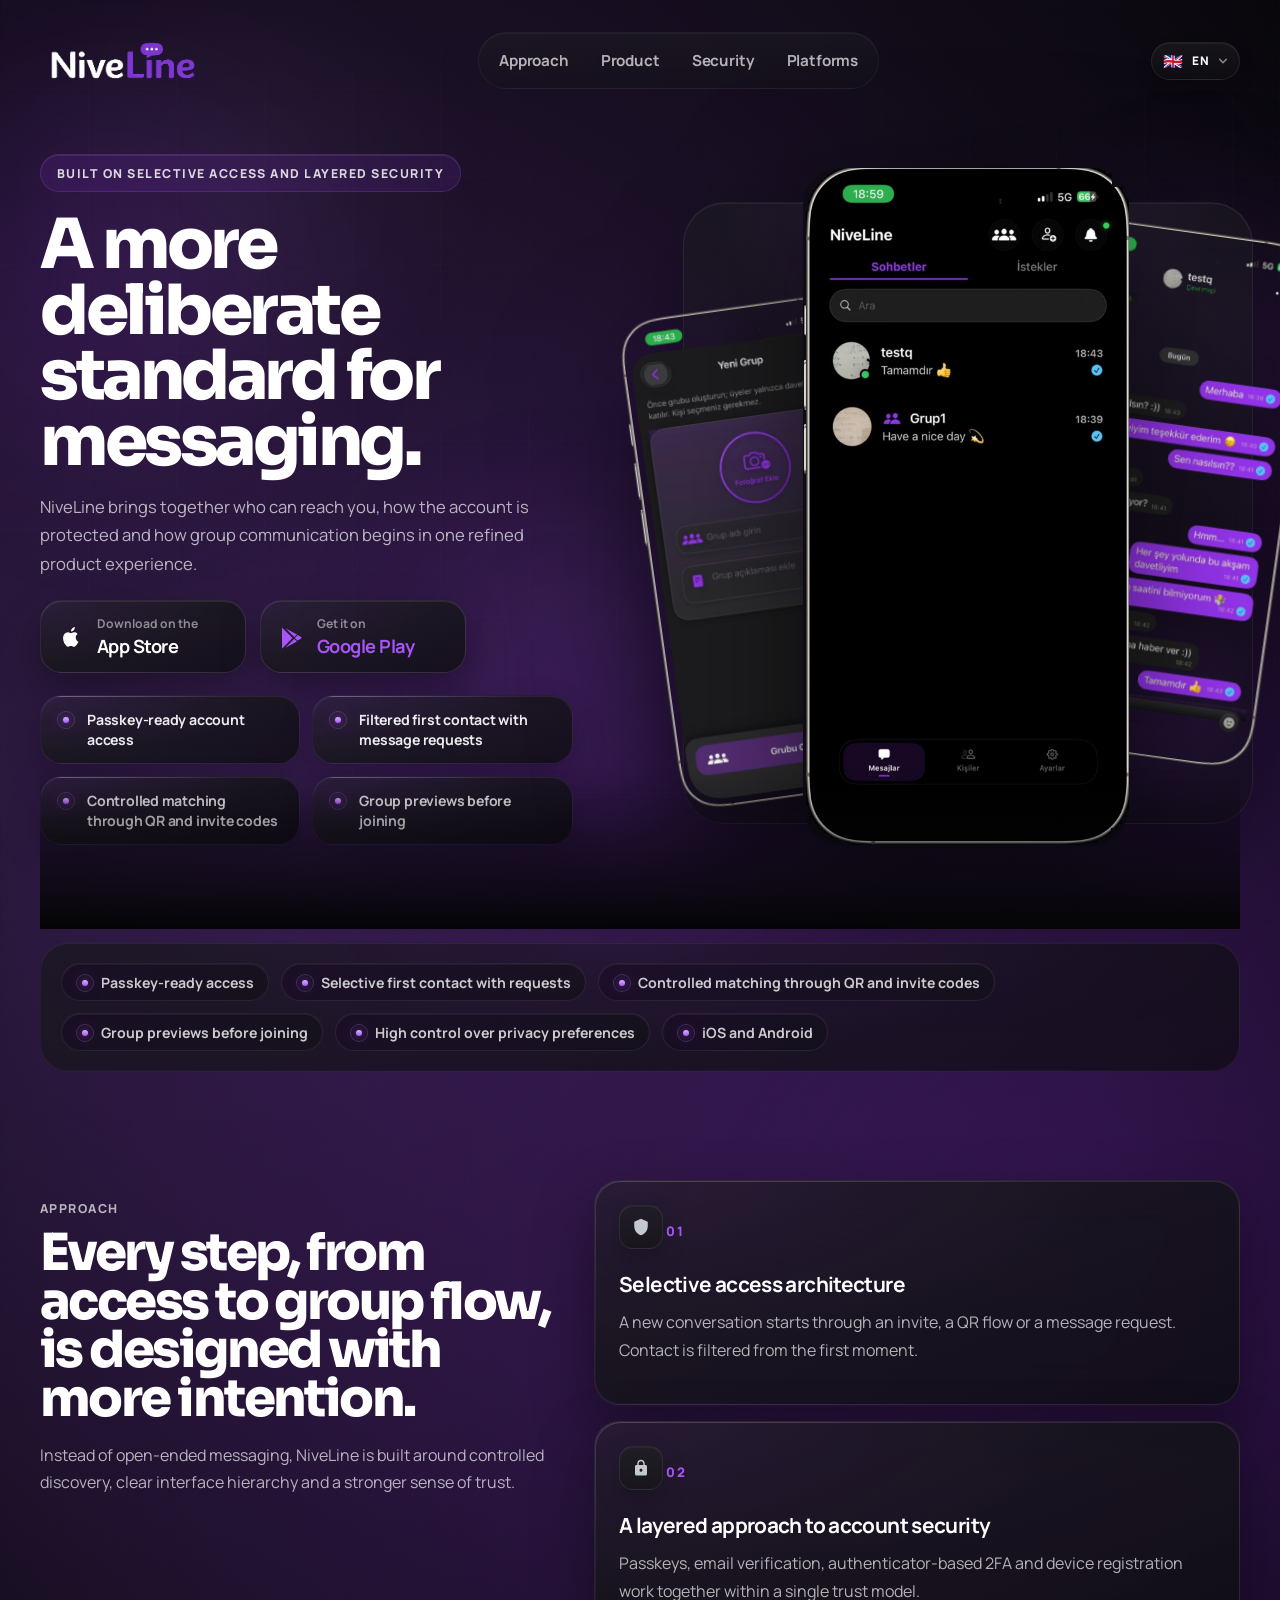
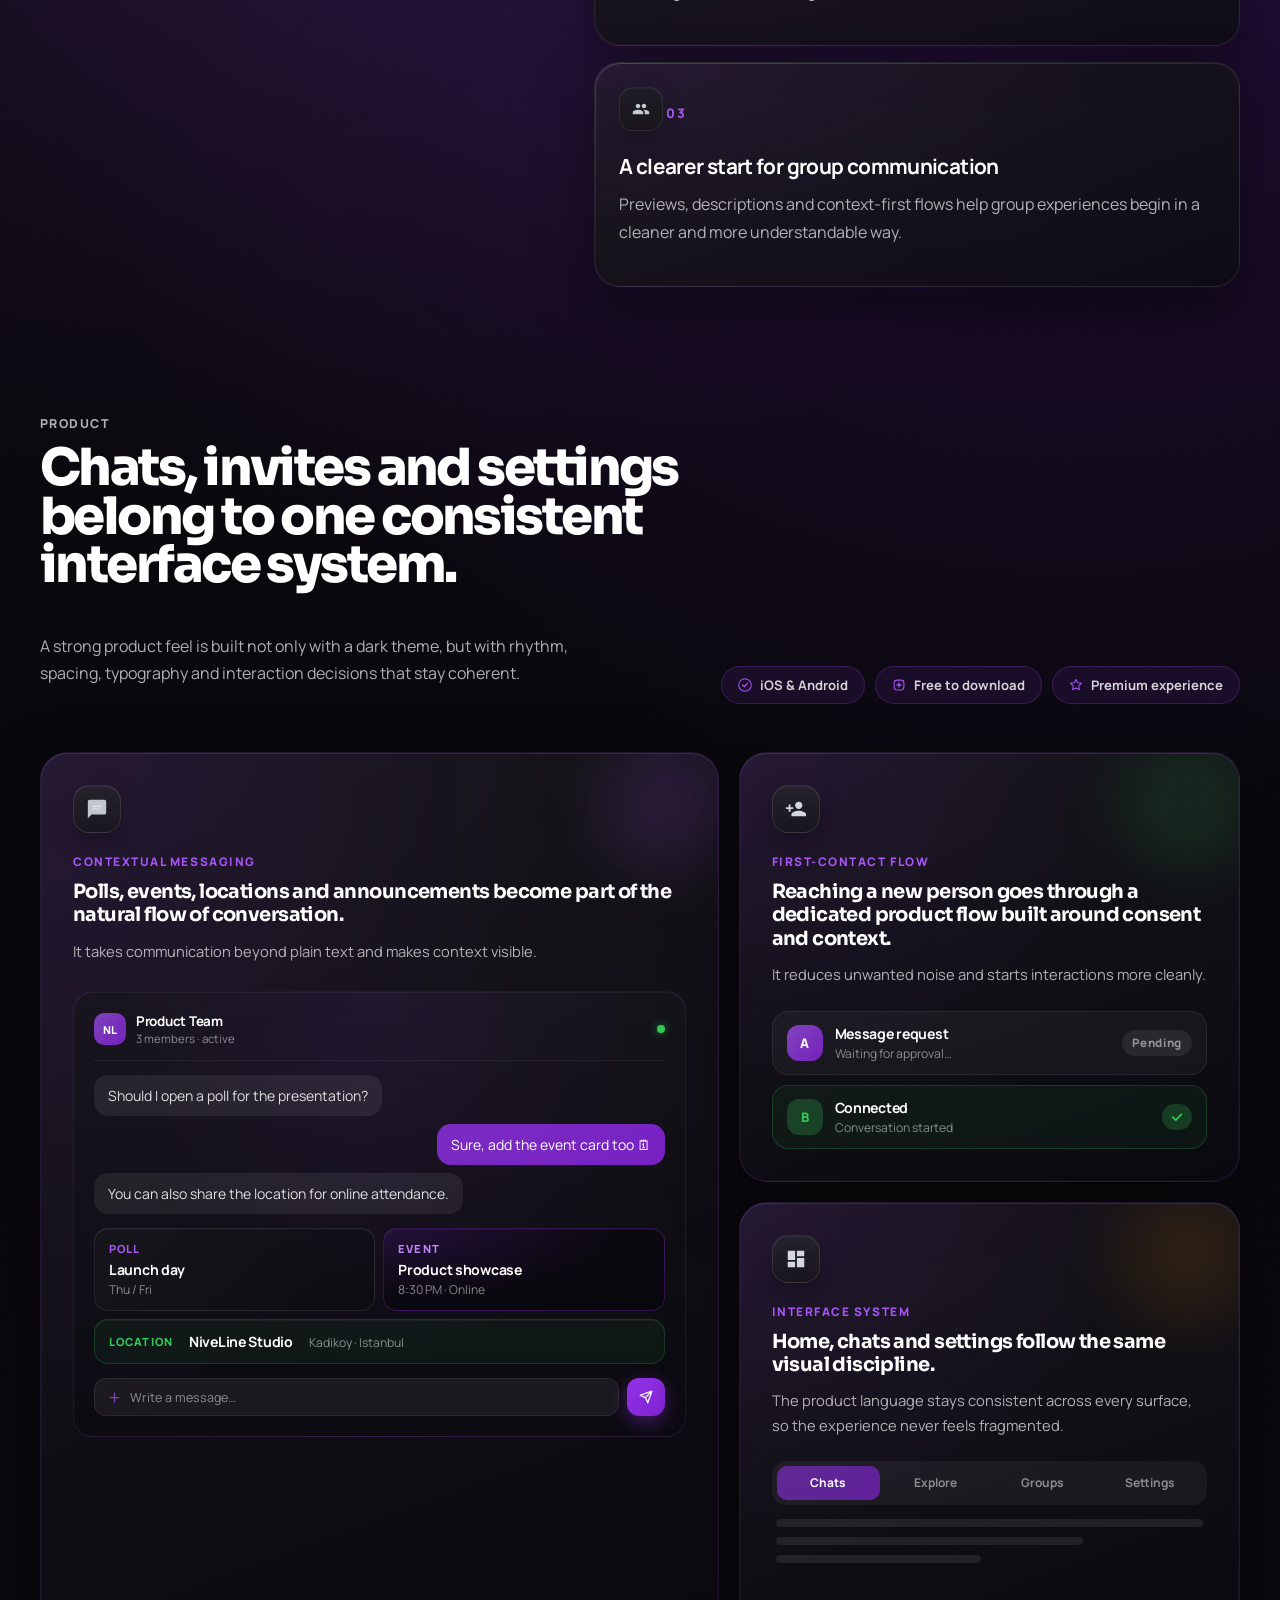
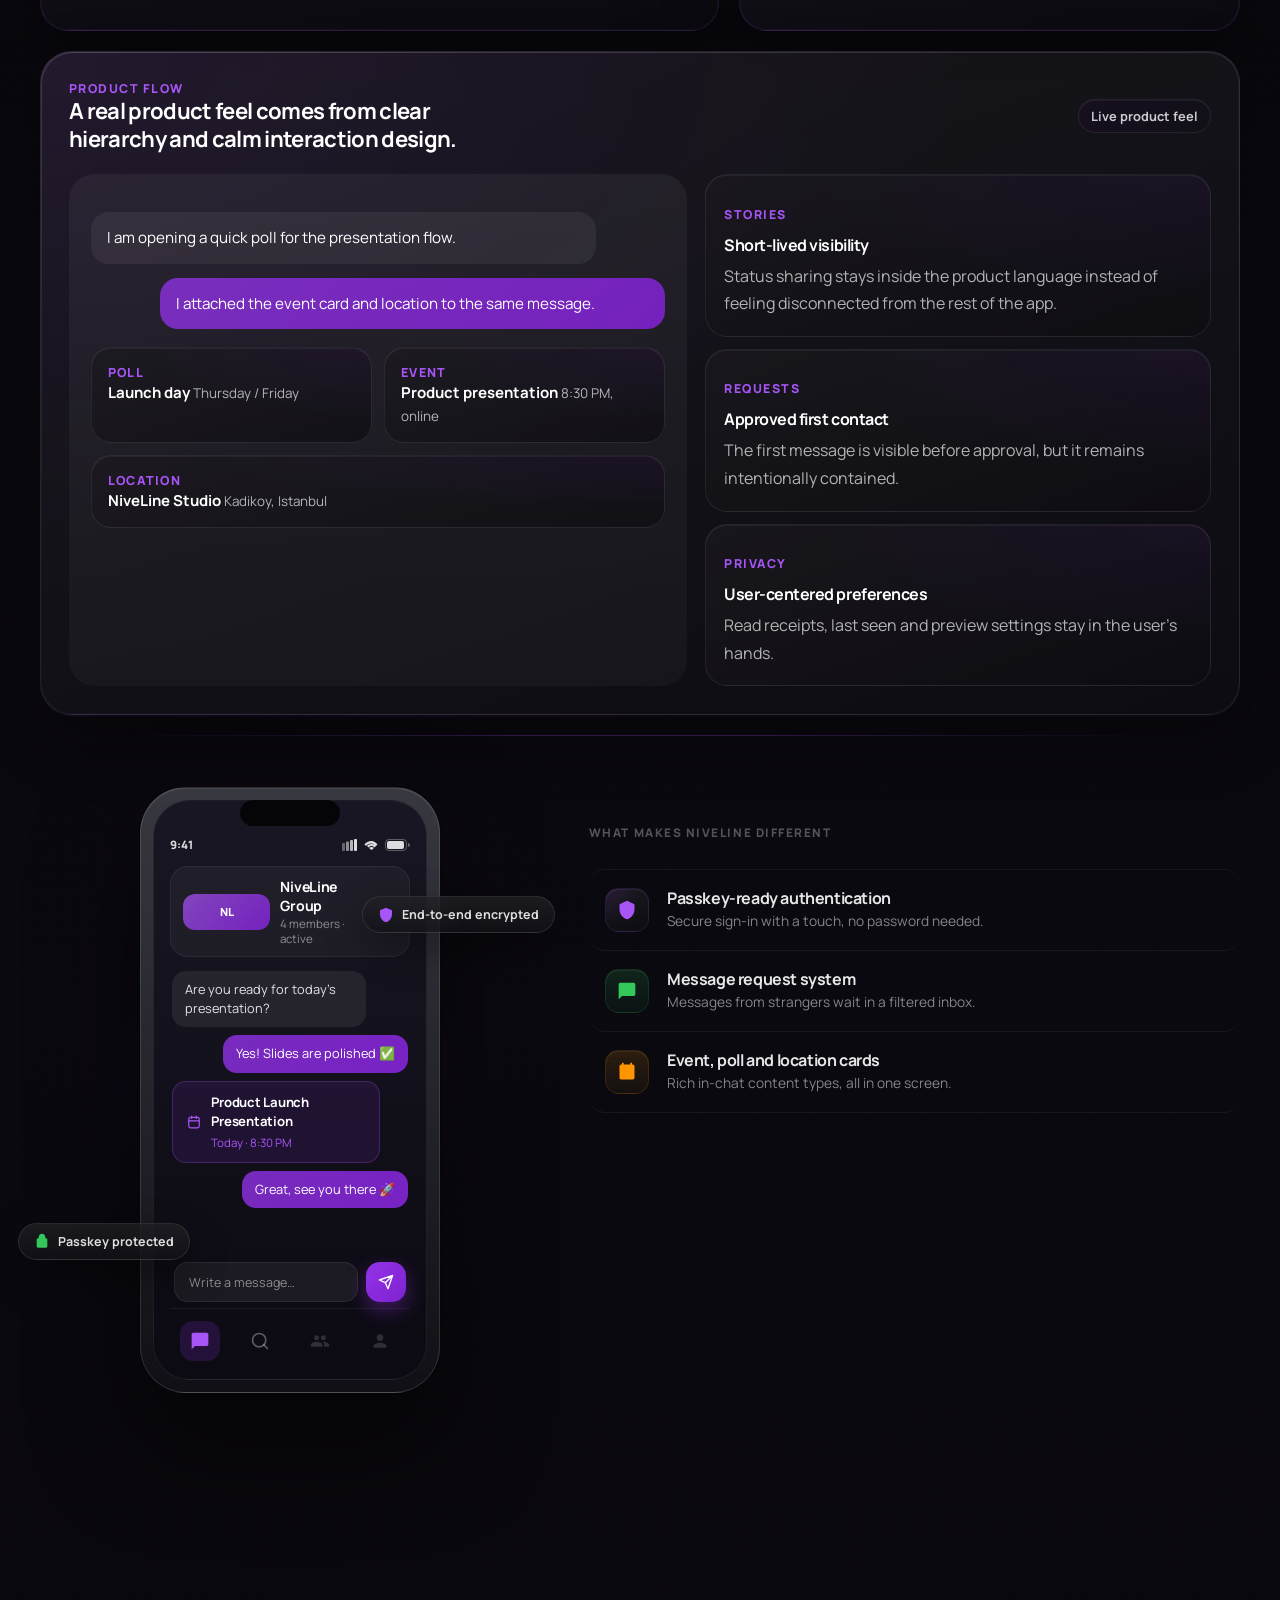
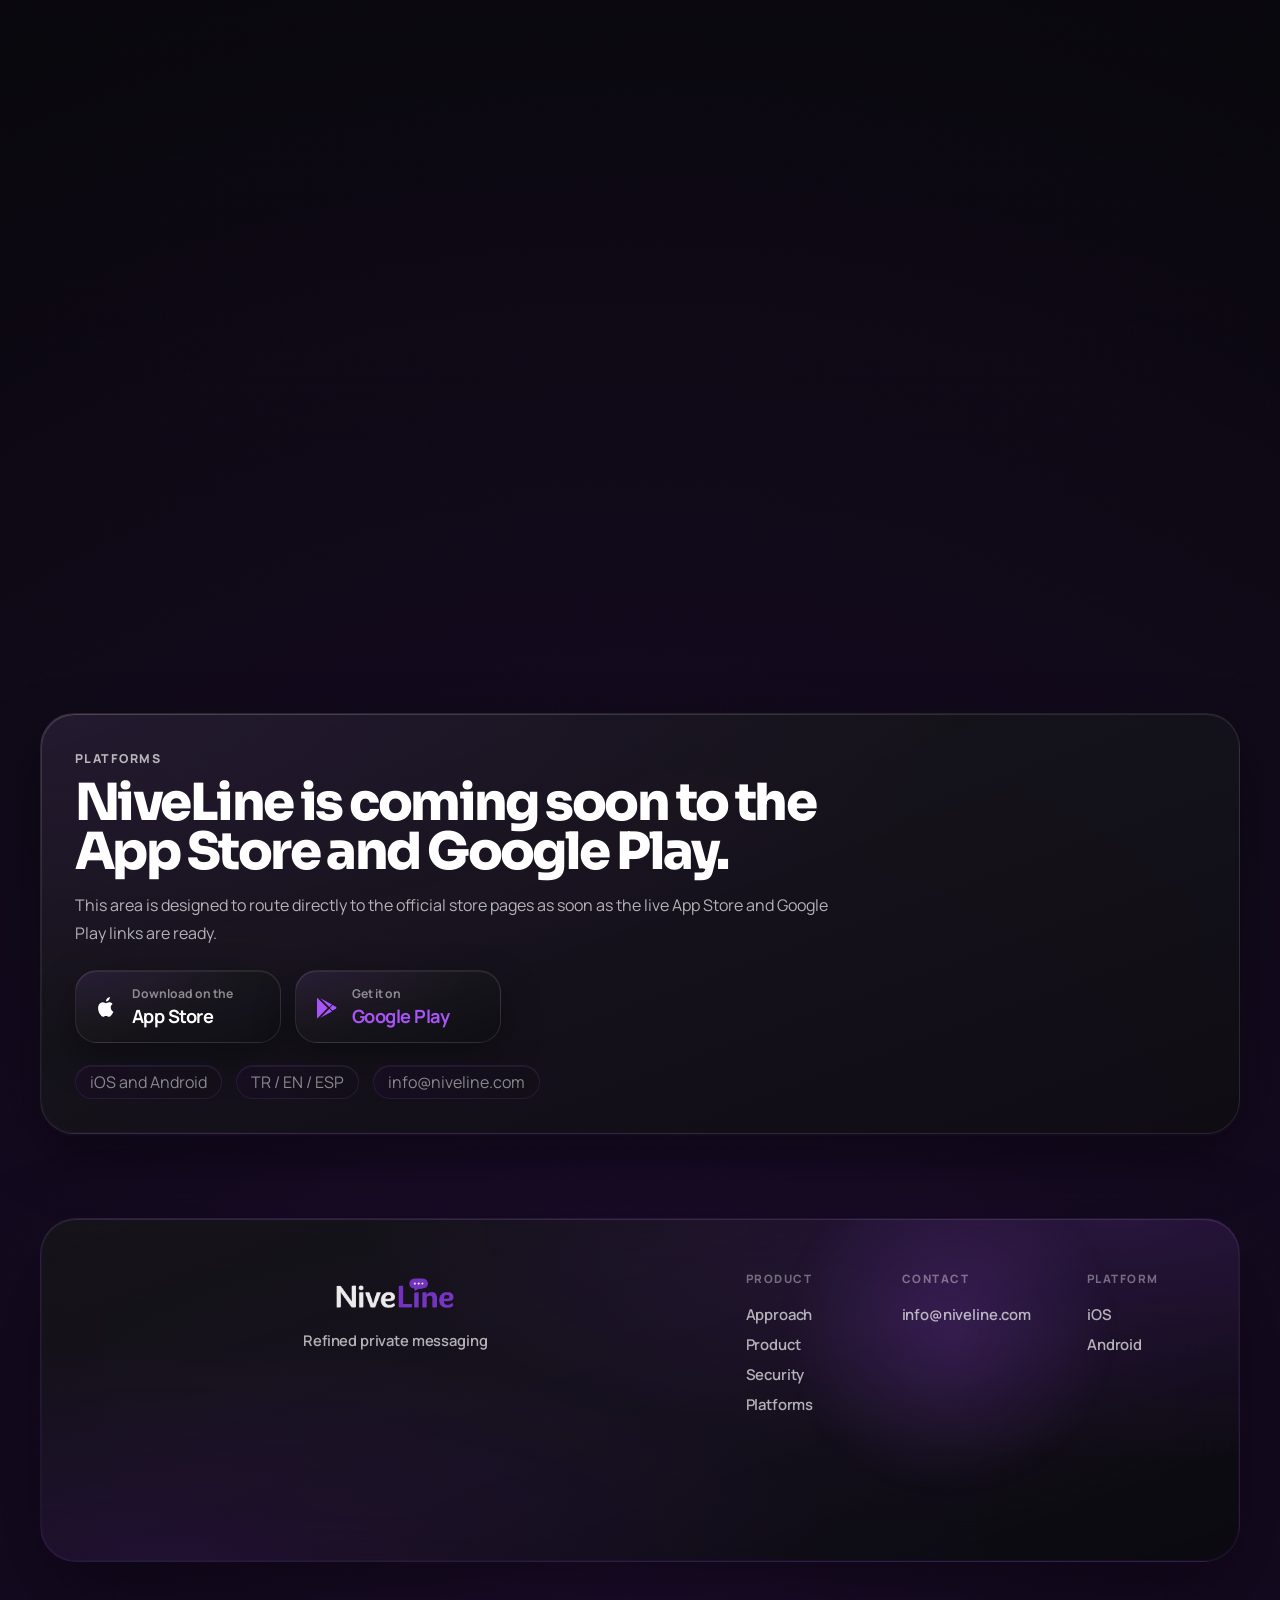
<file: NiveLineWeb/index.html>
<!DOCTYPE html>
<html lang="en">
<head>
  <meta charset="UTF-8">
  <meta name="viewport" content="width=device-width, initial-scale=1.0">
  <title>NiveLine | Modern messaging built on selective access and layered security</title>
  <meta
    name="description"
    content="NiveLine sets a more deliberate standard for modern communication with passkey-ready account security, selective discovery, message requests and refined group flows."
  >
  <meta name="theme-color" content="#050507">
  <link rel="preconnect" href="https://fonts.googleapis.com">
  <link rel="preconnect" href="https://fonts.gstatic.com" crossorigin>
  <link
    href="https://fonts.googleapis.com/css2?family=Manrope:wght@400;500;600;700;800&family=Sora:wght@500;600;700;800&display=swap"
    rel="stylesheet"
  >
  <link rel="icon" href="assets/favicon.svg?v=2" type="image/svg+xml">
  <link rel="shortcut icon" href="assets/favicon.svg?v=2" type="image/svg+xml">
  <link rel="apple-touch-icon" href="assets/niveline-logo-stacked-transparent-512.png">
  <link rel="stylesheet" href="styles.css">
</head>
<body>
  <div class="page-bg" aria-hidden="true">
    <div class="bg-orb orb-a"></div>
    <div class="bg-orb orb-b"></div>
    <div class="bg-orb orb-c"></div>
    <div class="bg-grid"></div>
    <div class="bg-noise"></div>
  </div>

  <header class="topbar shell">
    <a class="brand" href="#top" aria-label="NiveLine ana sayfa">
      <img src="assets/niveline-logo-transparent.png" alt="NiveLine" width="789" height="255">
    </a>

    <nav class="topnav" id="topnav" aria-label="Ana gezinme">
      <a href="#difference" data-i18n="nav.approach">Yaklaşım</a>
      <a href="#features" data-i18n="nav.product">Ürün</a>
      <a href="#security" data-i18n="nav.security">Güvenlik</a>
      <a href="#download" data-i18n="nav.platforms">İndir</a>
    </nav>

    <div class="topbar-right">
      <!-- Dil seçici dropdown -->
      <div class="lang-switcher" id="langSwitcher" role="group" aria-label="Language" aria-haspopup="listbox">
        <button class="lang-trigger" id="langTrigger" type="button" aria-expanded="false" aria-haspopup="listbox">
          <span class="lang-flag" id="langFlag">🇬🇧</span>
          <span class="lang-current" id="langCurrent">EN</span>
          <svg class="lang-caret" viewBox="0 0 12 12" aria-hidden="true">
            <path d="M2 4l4 4 4-4" stroke="currentColor" stroke-width="1.8" stroke-linecap="round" stroke-linejoin="round" fill="none"/>
          </svg>
        </button>
        <div class="lang-dropdown" id="langDropdown" role="listbox" aria-label="Language list">
          <button type="button" class="lang-option" data-lang="tr" role="option" aria-selected="false">
            <span class="lang-option-flag">🇹🇷</span>
            <span class="lang-option-code">TR</span>
            <span class="lang-option-name">Türkçe</span>
            <svg class="lang-check" viewBox="0 0 16 16" aria-hidden="true"><path d="M3 8l3.5 3.5L13 5" stroke="currentColor" stroke-width="2" stroke-linecap="round" stroke-linejoin="round" fill="none"/></svg>
          </button>
          <button type="button" class="lang-option is-active" data-lang="en" role="option" aria-selected="true">
            <span class="lang-option-flag">🇬🇧</span>
            <span class="lang-option-code">EN</span>
            <span class="lang-option-name">English</span>
            <svg class="lang-check" viewBox="0 0 16 16" aria-hidden="true"><path d="M3 8l3.5 3.5L13 5" stroke="currentColor" stroke-width="2" stroke-linecap="round" stroke-linejoin="round" fill="none"/></svg>
          </button>
          <button type="button" class="lang-option" data-lang="es" role="option" aria-selected="false">
            <span class="lang-option-flag">🇪🇸</span>
            <span class="lang-option-code">ES</span>
            <span class="lang-option-name">Español</span>
            <svg class="lang-check" viewBox="0 0 16 16" aria-hidden="true"><path d="M3 8l3.5 3.5L13 5" stroke="currentColor" stroke-width="2" stroke-linecap="round" stroke-linejoin="round" fill="none"/></svg>
          </button>
        </div>
      </div>

      <!-- Hamburger (mobil) -->
      <button class="hamburger" id="hamburger" type="button" aria-label="Menüyü aç/kapat" aria-expanded="false" aria-controls="topnav">
        <span></span><span></span><span></span>
      </button>
    </div>

  </header>

  <main id="top">
    <section class="hero shell">
      <div class="hero-copy is-visible" data-reveal>
        <span class="eyebrow-pill" data-i18n="hero.eyebrow">Seçici erişim ve çok katmanlı güvenlik üzerine inşa edildi</span>
        <h1 data-i18n="hero.title">Mesajlaşmada daha yüksek bir standart.</h1>
        <p class="lead" data-i18n="hero.lead">
          NiveLine; kimlerin size ulaşabileceğini, hesabınızın nasıl korunduğunu ve
          grup iletişiminin nasıl şekillendiğini tek bir bütünleşik ürün deneyiminde
          bir araya getirir.
        </p>

        <div class="hero-actions">
          <a class="store-badge store-badge-apple" href="#download" aria-label="App Store bölümüne git">
            <svg viewBox="0 0 24 24" aria-hidden="true">
              <path d="M16.84 12.71c.03 2.88 2.52 3.84 2.55 3.86-.02.07-.4 1.39-1.31 2.75-.79 1.18-1.61 2.35-2.89 2.38-1.26.02-1.66-.75-3.09-.75-1.44 0-1.88.73-3.03.77-1.23.05-2.16-1.23-2.96-2.4-1.64-2.37-2.89-6.68-1.21-9.6.84-1.45 2.34-2.37 3.97-2.4 1.24-.02 2.41.83 3.09.83.68 0 2-.99 3.38-.84.58.02 2.22.24 3.27 1.78-.08.05-1.95 1.14-1.93 3.62ZM14.9 5.1c.66-.8 1.11-1.92.99-3.02-.95.04-2.1.64-2.78 1.43-.62.71-1.16 1.85-1.01 2.93 1.06.08 2.14-.54 2.8-1.34Z"/>
            </svg>
            <span>
              <small data-i18n="store.apple">Download on the</small>
              <strong>App Store</strong>
            </span>
          </a>

          <a class="store-badge store-badge-google" href="#download" aria-label="Google Play bölümüne git">
            <svg viewBox="0 0 24 24" aria-hidden="true">
              <path d="M3.18 2.63 13.6 13.05 3.25 23.4c-.16-.21-.25-.48-.25-.77V3.37c0-.29.07-.54.18-.74Zm12.11 11.12 2.67 2.67-11.58 6.43 8.91-9.1Zm3.4 2.07-2.92-2.92 2.92-2.92 3.2 1.77c.75.41.75 1.49 0 1.9l-3.2 1.77Zm-.73-6.44-2.67 2.67L6.38 3.15l11.58 6.23Z"/>
            </svg>
            <span>
              <small data-i18n="store.google">Get it on</small>
              <strong>Google Play</strong>
            </span>
          </a>
        </div>

        <div class="hero-notes">
          <span>
            <span class="micro-mark" aria-hidden="true"></span>
            <span class="trust-copy" data-i18n="hero.note1">Passkey destekli kimlik doğrulama</span>
          </span>
          <span>
            <span class="micro-mark" aria-hidden="true"></span>
            <span class="trust-copy" data-i18n="hero.note2">Mesaj istekleriyle denetimli ilk temas</span>
          </span>
          <span>
            <span class="micro-mark" aria-hidden="true"></span>
            <span class="trust-copy" data-i18n="hero.note3">QR ve davet kodu ile güvenli eşleşme</span>
          </span>
          <span>
            <span class="micro-mark" aria-hidden="true"></span>
            <span class="trust-copy" data-i18n="hero.note4">Katılım öncesi grup önizlemesi</span>
          </span>
        </div>
      </div>

      <div class="hero-stage is-visible" data-reveal>
        <div class="stage-composition">
          <div class="hero-halo halo-a parallax-layer" data-depth="10"></div>
          <div class="hero-halo halo-b parallax-layer" data-depth="15"></div>
          <div class="hero-halo halo-c parallax-layer" data-depth="12"></div>

          <div class="stage-panel parallax-layer" data-depth="4"></div>

          <figure class="screen-shot shot-group parallax-layer" data-depth="12" style="--base-transform: rotate(-8deg);">
            <img src="assets/hero-group-cut.png" data-desktop-src="assets/hero-group-cut.png" data-mobile-src="assets/hero-group.png" alt="NiveLine grup oluşturma ekranı">
          </figure>

          <figure class="screen-shot shot-home parallax-layer" data-depth="8">
            <img src="assets/hero-home-front.png" data-desktop-src="assets/hero-home-front.png" data-mobile-src="assets/hero-home.png" alt="NiveLine ana ekranı">
          </figure>

          <figure class="screen-shot shot-chat parallax-layer" data-depth="11" style="--base-transform: rotate(8deg);">
            <img src="assets/hero-chat-cut.png" data-desktop-src="assets/hero-chat-cut.png" data-mobile-src="assets/hero-chat.png" alt="NiveLine sohbet ekranı">
          </figure>
        </div>
        <div class="hero-slider-controls" aria-label="Hero gallery controls">
          <button class="hero-slider-dot is-active" type="button" aria-label="Show first preview" data-slide-to="0"></button>
          <button class="hero-slider-dot" type="button" aria-label="Show second preview" data-slide-to="1"></button>
          <button class="hero-slider-dot" type="button" aria-label="Show third preview" data-slide-to="2"></button>
        </div>
      </div>
    </section>

    <section class="signal-band shell" data-reveal>
      <div class="band-track">
        <span>
          <span class="micro-mark" aria-hidden="true"></span>
          <span data-i18n="band.item1">Passkey destekli erişim</span>
        </span>
        <span>
          <span class="micro-mark" aria-hidden="true"></span>
          <span data-i18n="band.item2">Mesaj istekleriyle seçici ilk temas</span>
        </span>
        <span>
          <span class="micro-mark" aria-hidden="true"></span>
          <span data-i18n="band.item3">QR ve davet kodu ile kontrollü eşleşme</span>
        </span>
        <span>
          <span class="micro-mark" aria-hidden="true"></span>
          <span data-i18n="band.item4">Katılım öncesi grup önizlemesi</span>
        </span>
        <span>
          <span class="micro-mark" aria-hidden="true"></span>
          <span data-i18n="band.item5">Gizlilik tercihleri üzerinde yüksek kontrol</span>
        </span>
        <span>
          <span class="micro-mark" aria-hidden="true"></span>
          <span data-i18n="band.item6">iOS ve Android</span>
        </span>
      </div>
    </section>

    <section class="story shell" id="difference">
      <div class="section-copy" data-reveal>
        <p class="eyebrow" data-i18n="story.eyebrow">Yaklaşım</p>
        <h2 data-i18n="story.title">Erişimden grup akışına kadar her adım daha bilinçli tasarlandı.</h2>
        <p data-i18n="story.body">
          NiveLine, herkese açık bir mesajlaşma mantığı yerine; kontrollü keşif,
          net arayüz hiyerarşisi ve yüksek güven duygusu üzerine kurulur.
        </p>
      </div>

      <div class="advantage-grid">
        <article class="advantage-card" data-reveal>
          <div class="advantage-icon-wrap">
            <svg viewBox="0 0 24 24" aria-hidden="true">
              <path d="M12 1L3 5v6c0 5.55 3.84 10.74 9 12 5.16-1.26 9-6.45 9-12V5L12 1zm-1 11.59L8.41 10 7 11.41l4 4 8-8-1.42-1.42L11 12.59z" fill="currentColor"/>
            </svg>
          </div>
          <span>01</span>
          <h3 data-i18n="story.card1.title">Seçici erişim mimarisi</h3>
          <p data-i18n="story.card1.body">
            Yeni bir sohbet; davet, QR ya da mesaj isteği üzerinden başlar.
            İletişim ilk andan itibaren filtrelenir.
          </p>
        </article>

        <article class="advantage-card" data-reveal>
          <div class="advantage-icon-wrap">
            <svg viewBox="0 0 24 24" aria-hidden="true">
              <path d="M18 8h-1V6c0-2.76-2.24-5-5-5S7 3.24 7 6v2H6c-1.1 0-2 .9-2 2v10c0 1.1.9 2 2 2h12c1.1 0 2-.9 2-2V10c0-1.1-.9-2-2-2zm-6 9c-1.1 0-2-.9-2-2s.9-2 2-2 2 .9 2 2-.9 2-2 2zm3.1-9H8.9V6c0-1.71 1.39-3.1 3.1-3.1 1.71 0 3.1 1.39 3.1 3.1v2z" fill="currentColor"/>
            </svg>
          </div>
          <span>02</span>
          <h3 data-i18n="story.card2.title">Hesap güvenliğinde çok katmanlı yapı</h3>
          <p data-i18n="story.card2.body">
            Passkey, e-posta doğrulama, Authenticator 2FA ve cihaz kayıtları
            tek bir güven çerçevesinde birlikte çalışır.
          </p>
        </article>

        <article class="advantage-card" data-reveal>
          <div class="advantage-icon-wrap">
            <svg viewBox="0 0 24 24" aria-hidden="true">
              <path d="M16 11c1.66 0 2.99-1.34 2.99-3S17.66 5 16 5c-1.66 0-3 1.34-3 3s1.34 3 3 3zm-8 0c1.66 0 2.99-1.34 2.99-3S9.66 5 8 5C6.34 5 5 6.34 5 8s1.34 3 3 3zm0 2c-2.33 0-7 1.17-7 3.5V19h14v-2.5c0-2.33-4.67-3.5-7-3.5zm8 0c-.29 0-.62.02-.97.05 1.16.84 1.97 1.97 1.97 3.45V19h6v-2.5c0-2.33-4.67-3.5-7-3.5z" fill="currentColor"/>
            </svg>
          </div>
          <span>03</span>
          <h3 data-i18n="story.card3.title">Grup iletişiminde daha net başlangıç</h3>
          <p data-i18n="story.card3.body">
            Önizleme, açıklama ve bağlam odaklı akış sayesinde grup deneyimi
            daha düzenli ve daha anlaşılır başlar.
          </p>
        </article>
      </div>
    </section>

    <section class="experience shell" id="features">

      <!-- ── Bölüm başlık bloğu ── -->
      <div class="feat-header" data-reveal>
        <div class="feat-header-copy">
          <p class="eyebrow" data-i18n="features.eyebrow">Ürün</p>
          <h2 data-i18n="features.title">Sohbet, davet ve ayarlar aynı arayüz sisteminde birleşir.</h2>
          <p data-i18n="features.body">
            Gerçek ürün hissi; yalnızca koyu tema ile değil, ritim, boşluk,
            tipografi ve etkileşim kararlarının tutarlı olmasıyla oluşur.
          </p>
        </div>
        <div class="feat-header-badges">
          <span class="feat-pill">
            <svg viewBox="0 0 20 20" fill="none" aria-hidden="true"><circle cx="10" cy="10" r="9" stroke="currentColor" stroke-width="1.5"/><path d="M6.5 10l2.5 2.5 4.5-5" stroke="currentColor" stroke-width="1.8" stroke-linecap="round" stroke-linejoin="round"/></svg>
            <span data-i18n="features.pill1">iOS &amp; Android</span>
          </span>
          <span class="feat-pill">
            <svg viewBox="0 0 20 20" fill="none" aria-hidden="true"><rect x="3" y="3" width="14" height="14" rx="4" stroke="currentColor" stroke-width="1.5"/><path d="M7 10h6M10 7v6" stroke="currentColor" stroke-width="1.8" stroke-linecap="round"/></svg>
            <span data-i18n="features.pill2">Ücretsiz indirin</span>
          </span>
          <span class="feat-pill">
            <svg viewBox="0 0 20 20" fill="none" aria-hidden="true"><path d="M10 2l2.39 4.84 5.35.78-3.87 3.77.91 5.32L10 14.27l-4.78 2.44.91-5.32L2.26 7.62l5.35-.78L10 2z" stroke="currentColor" stroke-width="1.5" stroke-linejoin="round"/></svg>
            <span data-i18n="features.pill3">Premium deneyim</span>
          </span>
        </div>
      </div>

      <!-- ── Büyük ekran özellik kartları ── -->
      <div class="feat-hero-grid" data-reveal>

        <!-- Sol büyük kart: Bağlamsal mesajlaşma -->
        <article class="feat-card feat-card--large feat-card--messenger">
          <div class="feat-card-glow" aria-hidden="true"></div>
          <div class="feat-card-content">
            <div class="feat-icon-wrap">
              <svg viewBox="0 0 24 24" aria-hidden="true">
                <path d="M20 2H4c-1.1 0-2 .9-2 2v18l4-4h14c1.1 0 2-.9 2-2V4c0-1.1-.9-2-2-2z" fill="currentColor" opacity=".9"/>
                <path d="M7 9h10M7 12h7" stroke="rgba(255,255,255,.4)" stroke-width="1.5" stroke-linecap="round"/>
              </svg>
            </div>
            <p class="feat-card-kicker" data-i18n="features.panel1.kicker">Bağlamsal mesajlaşma</p>
            <h3 data-i18n="features.panel1.title">Anket, etkinlik, konum ve duyurular konuşmanın doğal parçası haline gelir.</h3>
            <span class="feat-card-body" data-i18n="features.panel1.body">İletişimi düz metinden çıkarır, bağlamı görünür kılar.</span>
          </div>

          <!-- İnline mock chat -->
          <div class="feat-mock-chat" aria-hidden="true">

            <!-- Sohbet başlığı -->
            <div class="fmc-header">
              <div class="fmc-avatar">NL</div>
              <div class="fmc-header-info">
                <strong data-i18n="features.mock.groupName">Ürün Ekibi</strong>
                <span data-i18n="features.mock.groupMeta">3 kişi · aktif</span>
              </div>
              <div class="fmc-status-dot"></div>
            </div>

            <!-- Mesajlar -->
            <div class="fmc-messages">
              <div class="fmc-bubble fmc-in">
                <span data-i18n="features.mock.msg1">Sunum için bir anket açayım mı?</span>
              </div>
              <div class="fmc-bubble fmc-out">
                <span data-i18n="features.mock.msg2">Tabii, etkinlik kartını da ekle 🗓</span>
              </div>
              <div class="fmc-bubble fmc-in">
                <span data-i18n="features.mock.msg3">Konum da paylaşabilirsin, çevrimiçi katılım için.</span>
              </div>
            </div>

            <!-- İçerik kartları -->
            <div class="fmc-cards">
              <div class="fmc-card">
                <span data-i18n="features.mock.card1label">Anket</span>
                <strong data-i18n="features.mock.card1title">Lansman günü</strong>
                <small data-i18n="features.mock.card1meta">Per / Cum</small>
              </div>
              <div class="fmc-card fmc-card--accent">
                <span data-i18n="features.mock.card2label">Etkinlik</span>
                <strong data-i18n="features.mock.card2title">Ürün tanıtımı</strong>
                <small data-i18n="features.mock.card2meta">20:30 · Çevrimiçi</small>
              </div>
              <div class="fmc-card fmc-card--location">
                <span data-i18n="features.mock.card3label">Konum</span>
                <strong data-i18n="features.mock.card3title">NiveLine Studio</strong>
                <small data-i18n="features.mock.card3meta">Kadıköy · İstanbul</small>
              </div>
            </div>

            <!-- Composer -->
            <div class="fmc-composer">
              <div class="fmc-composer-inner">
                <svg width="15" height="15" viewBox="0 0 24 24" fill="none"><path d="M12 5v14M5 12h14" stroke="currentColor" stroke-width="2" stroke-linecap="round"/></svg>
                <span data-i18n="features.mock.composerPlaceholder">Bir mesaj yaz…</span>
              </div>
              <button class="fmc-send">
                <svg width="14" height="14" viewBox="0 0 24 24" fill="none"><path d="M22 2L11 13M22 2L15 22l-4-9-9-4 20-7z" stroke="currentColor" stroke-width="2.2" stroke-linecap="round" stroke-linejoin="round"/></svg>
              </button>
            </div>

          </div>
        </article>

        <!-- Sağ sütun: iki küçük kart -->
        <div class="feat-col-right">

          <!-- Kart 2: İlk temas -->
          <article class="feat-card feat-card--contact">
            <div class="feat-card-glow" aria-hidden="true"></div>
            <div class="feat-card-content">
              <div class="feat-icon-wrap">
                <svg viewBox="0 0 24 24" aria-hidden="true">
                  <path d="M15 12c2.21 0 4-1.79 4-4s-1.79-4-4-4-4 1.79-4 4 1.79 4 4 4zm-9-2V7H4v3H1v2h3v3h2v-3h3v-2H6zm9 4c-2.67 0-8 1.34-8 4v2h16v-2c0-2.66-5.33-4-8-4z" fill="currentColor"/>
                </svg>
              </div>
              <p class="feat-card-kicker" data-i18n="features.panel2.kicker">İlk temas akışı</p>
              <h3 data-i18n="features.panel2.title">Yeni bir kişiye ulaşmak, onay ve bağlam içeren ayrı bir akıştan geçer.</h3>
              <span class="feat-card-body" data-i18n="features.panel2.body">İstenmeyen gürültüyü azaltır, ilişkileri daha temiz başlatır.</span>
            </div>
            <!-- İnline mock request -->
            <div class="feat-mock-request" aria-hidden="true">
              <div class="fmr-row">
                <div class="fmr-avatar fmr-av--violet">A</div>
                <div class="fmr-info">
                  <strong data-i18n="features.mock.req1title">Mesaj isteği</strong>
                  <span data-i18n="features.mock.req1meta">Onaylanmayı bekliyor…</span>
                </div>
                <div class="fmr-badge" data-i18n="features.mock.req1badge">Bekliyor</div>
              </div>
              <div class="fmr-row fmr-row--accepted">
                <div class="fmr-avatar fmr-av--green">B</div>
                <div class="fmr-info">
                  <strong data-i18n="features.mock.req2title">Bağlantı kuruldu</strong>
                  <span data-i18n="features.mock.req2meta">Sohbet başladı</span>
                </div>
                <div class="fmr-badge fmr-badge--ok">
                  <svg viewBox="0 0 16 16" fill="none"><path d="M3 8l3.5 3.5L13 5" stroke="currentColor" stroke-width="2" stroke-linecap="round" stroke-linejoin="round"/></svg>
                </div>
              </div>
            </div>
          </article>

          <!-- Kart 3: Arayüz sistemi -->
          <article class="feat-card feat-card--ui">
            <div class="feat-card-glow" aria-hidden="true"></div>
            <div class="feat-card-content">
              <div class="feat-icon-wrap">
                <svg viewBox="0 0 24 24" aria-hidden="true">
                  <path d="M3 13h8V3H3v10zm0 8h8v-6H3v6zm10 0h8V11h-8v10zm0-18v6h8V3h-8z" fill="currentColor"/>
                </svg>
              </div>
              <p class="feat-card-kicker" data-i18n="features.panel3.kicker">Arayüz sistemi</p>
              <h3 data-i18n="features.panel3.title">Ana ekran, sohbetler ve ayarlar aynı görsel disiplinle çalışır.</h3>
              <span class="feat-card-body" data-i18n="features.panel3.body">Ürün dili her bölümde tutarlı kalır; deneyim parçalanmaz.</span>
            </div>
            <!-- Mini nav tabs illüstrasyonu -->
            <div class="feat-mock-tabs" aria-hidden="true">
              <div class="fmt-bar">
                <span class="fmt-tab fmt-tab--active" data-i18n="features.mock.tab1">Sohbetler</span>
                <span class="fmt-tab" data-i18n="features.mock.tab2">Keşfet</span>
                <span class="fmt-tab" data-i18n="features.mock.tab3">Gruplar</span>
                <span class="fmt-tab" data-i18n="features.mock.tab4">Ayarlar</span>
              </div>
              <div class="fmt-body">
                <div class="fmt-line fmt-line--wide"></div>
                <div class="fmt-line fmt-line--mid"></div>
                <div class="fmt-line fmt-line--short"></div>
              </div>
            </div>
          </article>

        </div>
      </div>

      <!-- ── İkinci satır: Geniş canvas bölümü ── -->
      <div class="experience-canvas feat-canvas-wrap" data-reveal>
        <div class="canvas-shell">
          <div class="canvas-head">
            <div>
              <p class="screen-kicker" data-i18n="canvas.kicker">Ürün akışı</p>
              <strong data-i18n="canvas.title">Gerçek ürün hissi, net hiyerarşi ve sakin etkileşimlerle kurulur.</strong>
            </div>
            <span class="canvas-tag" data-i18n="canvas.tag">Canlı ürün hissi</span>
          </div>

          <div class="canvas-body">
            <div class="canvas-chat">
              <div class="canvas-bubble incoming" data-i18n="canvas.chat1">
                Sunum akışı için küçük bir anket açıyorum.
              </div>
              <div class="canvas-bubble outgoing" data-i18n="canvas.chat2">
                Etkinlik kartı ve konum bilgisini aynı mesaja bağladım.
              </div>

              <div class="content-card-grid">
                <article class="content-card">
                  <span data-i18n="canvas.card1.label">Anket</span>
                  <strong data-i18n="canvas.card1.title">Lansman günü</strong>
                  <small data-i18n="canvas.card1.meta">Perşembe / Cuma</small>
                </article>

                <article class="content-card">
                  <span data-i18n="canvas.card2.label">Etkinlik</span>
                  <strong data-i18n="canvas.card2.title">Ürün tanıtımı</strong>
                  <small data-i18n="canvas.card2.meta">20:30, çevrimiçi</small>
                </article>

                <article class="content-card wide">
                  <span data-i18n="canvas.card3.label">Konum</span>
                  <strong data-i18n="canvas.card3.title">NiveLine Studio</strong>
                  <small data-i18n="canvas.card3.meta">Kadıköy, İstanbul</small>
                </article>
              </div>
            </div>

            <div class="canvas-side">
              <article class="mini-panel">
                <p data-i18n="canvas.side1.kicker">Story</p>
                <strong data-i18n="canvas.side1.title">Kısa ömürlü görünürlük</strong>
                <span data-i18n="canvas.side1.body">Durum paylaşımı uygulama dilinden kopmadan akışın içinde kalır.</span>
              </article>

              <article class="mini-panel">
                <p data-i18n="canvas.side2.kicker">İstekler</p>
                <strong data-i18n="canvas.side2.title">Onaylı ilk temas</strong>
                <span data-i18n="canvas.side2.body">İlk mesaj, kabulden önce görünür ama sınırlandırılmış şekilde bekler.</span>
              </article>

              <article class="mini-panel">
                <p data-i18n="canvas.side3.kicker">Gizlilik</p>
                <strong data-i18n="canvas.side3.title">Kullanıcı merkezli tercihler</strong>
                <span data-i18n="canvas.side3.body">Okundu bilgisi, son görülme ve önizleme ayarları kullanıcıda kalır.</span>
              </article>
            </div>
          </div>
        </div>
      </div>

      <!-- ── Üçüncü satır: Ekran görüntüsü + özellik listesi ── -->
      <div class="feat-showcase" data-reveal>

        <!-- Sol: Telefon mock-up görseli -->
        <div class="feat-showcase-visual">
          <div class="feat-phone-glow" aria-hidden="true"></div>
          <div class="feat-phone-frame">
            <div class="feat-phone-notch" aria-hidden="true"></div>
            <div class="feat-phone-screen">

              <!-- Status bar -->
              <div class="fps-status">
                <span>9:41</span>
                <span class="fps-icons">
                  <svg width="16" height="12" viewBox="0 0 16 12" fill="none" aria-hidden="true">
                    <rect x="0" y="4" width="3" height="8" rx="1" fill="currentColor" opacity=".4"/>
                    <rect x="4" y="2.5" width="3" height="9.5" rx="1" fill="currentColor" opacity=".6"/>
                    <rect x="8" y="1" width="3" height="11" rx="1" fill="currentColor" opacity=".8"/>
                    <rect x="12" y="0" width="3" height="12" rx="1" fill="currentColor"/>
                  </svg>
                  <svg width="15" height="12" viewBox="0 0 15 12" fill="none" aria-hidden="true">
                    <path d="M7.5 2C4.6 2 2 3.4.5 5.5L2 7c1.1-1.6 2.9-2.5 5-2.5s3.8.9 5 2.5l1.5-1.5C12 3.4 9.4 2 7.5 2zM7.5 5c-1.8 0-3.4.8-4.5 2L4.5 8.5c.8-1 2-1.5 3-1.5s2.2.5 3 1.5l1.5-1.5C11 5.8 9.4 5 7.5 5zM7.5 8c-1 0-1.8.4-2.5 1L7.5 11l2.5-2c-.7-.6-1.5-1-2.5-1z" fill="currentColor"/>
                  </svg>
                  <svg width="25" height="12" viewBox="0 0 25 12" fill="none" aria-hidden="true">
                    <rect x="0.5" y="0.5" width="21" height="11" rx="3.5" stroke="currentColor" opacity=".35"/>
                    <rect x="2" y="2" width="17" height="8" rx="2" fill="currentColor"/>
                    <path d="M23 4v4a2 2 0 000-4z" fill="currentColor" opacity=".4"/>
                  </svg>
                </span>
              </div>

              <!-- Sohbet başlığı -->
              <div class="fps-header">
                <div class="fps-avatar fps-av--violet">NL</div>
                <div>
                  <strong data-i18n="features.phone.groupName">NiveLine Grubu</strong>
                  <span data-i18n="features.phone.groupMeta">4 üye · aktif</span>
                </div>
                <svg width="20" height="20" viewBox="0 0 24 24" fill="none" aria-hidden="true"><circle cx="5" cy="12" r="1.5" fill="currentColor" opacity=".6"/><circle cx="12" cy="12" r="1.5" fill="currentColor" opacity=".6"/><circle cx="19" cy="12" r="1.5" fill="currentColor" opacity=".6"/></svg>
              </div>

              <!-- Mesajlar -->
              <div class="fps-messages">
                <div class="fps-bubble fps-in">
                  <span data-i18n="features.phone.msg1">Bugünkü sunum için hazır mısın?</span>
                </div>
                <div class="fps-bubble fps-out">
                  <span data-i18n="features.phone.msg2">Evet! Slaytları düzenledim ✅</span>
                </div>
                <div class="fps-bubble fps-in fps-bubble--card">
                  <div class="fps-event-card">
                    <svg width="14" height="14" viewBox="0 0 24 24" fill="none" aria-hidden="true"><rect x="3" y="4" width="18" height="18" rx="3" stroke="currentColor" stroke-width="2"/><path d="M3 10h18M8 2v4M16 2v4" stroke="currentColor" stroke-width="2" stroke-linecap="round"/></svg>
                    <div>
                      <strong data-i18n="features.phone.eventTitle">Ürün Lansman Sunumu</strong>
                      <span data-i18n="features.phone.eventMeta">Bugün · 20:30</span>
                    </div>
                  </div>
                </div>
                <div class="fps-bubble fps-out">
                  <span data-i18n="features.phone.msg3">Harika, görüşürüz 🚀</span>
                </div>
              </div>

              <!-- Composer -->
              <div class="fps-composer">
                <div class="fps-composer-field">
                  <span data-i18n="features.phone.composerPlaceholder">Bir mesaj yaz…</span>
                </div>
                <button class="fps-send" aria-label="Gönder">
                  <svg width="16" height="16" viewBox="0 0 24 24" fill="none" aria-hidden="true"><path d="M22 2L11 13M22 2L15 22l-4-9-9-4 20-7z" stroke="currentColor" stroke-width="2" stroke-linecap="round" stroke-linejoin="round"/></svg>
                </button>
              </div>

              <!-- Bottom nav -->
              <div class="fps-nav">
                <span class="fps-nav-item fps-nav--active">
                  <svg width="20" height="20" viewBox="0 0 24 24" fill="none" aria-hidden="true"><path d="M20 2H4c-1.1 0-2 .9-2 2v18l4-4h14c1.1 0 2-.9 2-2V4c0-1.1-.9-2-2-2z" fill="currentColor"/></svg>
                </span>
                <span class="fps-nav-item">
                  <svg width="20" height="20" viewBox="0 0 24 24" fill="none" aria-hidden="true"><circle cx="11" cy="11" r="8" stroke="currentColor" stroke-width="2"/><path d="M21 21l-4.35-4.35" stroke="currentColor" stroke-width="2" stroke-linecap="round"/></svg>
                </span>
                <span class="fps-nav-item">
                  <svg width="20" height="20" viewBox="0 0 24 24" fill="none" aria-hidden="true"><path d="M16 11c1.66 0 3-1.34 3-3s-1.34-3-3-3-3 1.34-3 3 1.34 3 3 3zm-8 0c1.66 0 3-1.34 3-3S9.66 5 8 5C6.34 5 5 6.34 5 8s1.34 3 3 3zm0 2c-2.33 0-7 1.17-7 3.5V19h14v-2.5C15 14.17 10.33 13 8 13zm8 0c-.29 0-.62.02-.97.05C16.19 13.8 17 14.94 17 16.5V19h6v-2.5C23 14.17 18.33 13 16 13z" fill="currentColor" opacity=".45"/></svg>
                </span>
                <span class="fps-nav-item">
                  <svg width="20" height="20" viewBox="0 0 24 24" fill="none" aria-hidden="true"><path d="M12 12c2.21 0 4-1.79 4-4s-1.79-4-4-4-4 1.79-4 4 1.79 4 4 4zm0 2c-2.67 0-8 1.34-8 4v2h16v-2c0-2.66-5.33-4-8-4z" fill="currentColor" opacity=".45"/></svg>
                </span>
              </div>
            </div>
          </div>
          <!-- Yüzen rozetler -->
          <div class="feat-float-badge feat-float-1" aria-hidden="true">
            <svg width="16" height="16" viewBox="0 0 24 24" fill="none"><path d="M12 1L3 5v6c0 5.55 3.84 10.74 9 12 5.16-1.26 9-6.45 9-12V5L12 1zm-1 11.59L8.41 10 7 11.41l4 4 8-8-1.42-1.42L11 12.59z" fill="#a855f7"/></svg>
            <span data-i18n="features.floatBadge1">Uçtan uca şifreli</span>
          </div>
          <div class="feat-float-badge feat-float-2" aria-hidden="true">
            <svg width="16" height="16" viewBox="0 0 24 24" fill="none"><path d="M18 8h-1V6c0-2.76-2.24-5-5-5S7 3.24 7 6v2H6c-1.1 0-2 .9-2 2v10c0 1.1.9 2 2 2h12c1.1 0 2-.9 2-2V10c0-1.1-.9-2-2-2z" fill="#34c759"/></svg>
            <span data-i18n="features.floatBadge2">Passkey korumalı</span>
          </div>
        </div>

        <!-- Sağ: Özellik listesi -->
        <div class="feat-showcase-list">
          <p class="feat-showcase-label" data-i18n="features.showcaseLabel">NiveLine'ı farklı kılan özellikler</p>

          <ul class="feat-list">
            <li class="feat-list-item" data-reveal style="--reveal-delay:60ms">
              <div class="fli-icon">
                <svg viewBox="0 0 24 24" fill="none" aria-hidden="true"><path d="M12 1L3 5v6c0 5.55 3.84 10.74 9 12 5.16-1.26 9-6.45 9-12V5L12 1z" fill="currentColor"/></svg>
              </div>
              <div class="fli-text">
                <strong data-i18n="features.list1.title">Passkey destekli kimlik doğrulama</strong>
                <span data-i18n="features.list1.body">Parola olmadan, dokunuşla güvenli giriş.</span>
              </div>
              <div class="fli-arrow" aria-hidden="true">
                <svg viewBox="0 0 16 16" fill="none"><path d="M3 8h10M9 4l4 4-4 4" stroke="currentColor" stroke-width="1.6" stroke-linecap="round" stroke-linejoin="round"/></svg>
              </div>
            </li>

            <li class="feat-list-item" data-reveal style="--reveal-delay:120ms">
              <div class="fli-icon fli-icon--green">
                <svg viewBox="0 0 24 24" fill="none" aria-hidden="true"><path d="M20 2H4c-1.1 0-2 .9-2 2v18l4-4h14c1.1 0 2-.9 2-2V4c0-1.1-.9-2-2-2z" fill="currentColor"/></svg>
              </div>
              <div class="fli-text">
                <strong data-i18n="features.list2.title">Mesaj istekleri sistemi</strong>
                <span data-i18n="features.list2.body">Bilinmeyenlerden gelen mesajlar filtreli bekler.</span>
              </div>
              <div class="fli-arrow" aria-hidden="true">
                <svg viewBox="0 0 16 16" fill="none"><path d="M3 8h10M9 4l4 4-4 4" stroke="currentColor" stroke-width="1.6" stroke-linecap="round" stroke-linejoin="round"/></svg>
              </div>
            </li>

            <li class="feat-list-item" data-reveal style="--reveal-delay:180ms">
              <div class="fli-icon fli-icon--amber">
                <svg viewBox="0 0 24 24" fill="none" aria-hidden="true"><path d="M17 12h-5v5h5v-5zM16 1v2H8V1H6v2H5c-1.11 0-1.99.9-1.99 2L3 19c0 1.1.89 2 2 2h14c1.1 0 2-.9 2-2V5c0-1.1-.9-2-2-2h-1V1h-2z" fill="currentColor"/></svg>
              </div>
              <div class="fli-text">
                <strong data-i18n="features.list3.title">Etkinlik, anket ve konum kartları</strong>
                <span data-i18n="features.list3.body">Sohbet içi zengin içerik türleri, tek ekranda.</span>
              </div>
              <div class="fli-arrow" aria-hidden="true">
                <svg viewBox="0 0 16 16" fill="none"><path d="M3 8h10M9 4l4 4-4 4" stroke="currentColor" stroke-width="1.6" stroke-linecap="round" stroke-linejoin="round"/></svg>
              </div>
            </li>

            <li class="feat-list-item" data-reveal style="--reveal-delay:240ms">
              <div class="fli-icon fli-icon--teal">
                <svg viewBox="0 0 24 24" fill="none" aria-hidden="true"><path d="M12 2C6.48 2 2 6.48 2 12s4.48 10 10 10 10-4.48 10-10S17.52 2 12 2zm-1 14H9V8h2v8zm4 0h-2V8h2v8z" fill="currentColor"/></svg>
              </div>
              <div class="fli-text">
                <strong data-i18n="features.list4.title">Story ve kısa süreli içerikler</strong>
                <span data-i18n="features.list4.body">Uygulama diliyle uyumlu, 24 saatlik görünürlük.</span>
              </div>
              <div class="fli-arrow" aria-hidden="true">
                <svg viewBox="0 0 16 16" fill="none"><path d="M3 8h10M9 4l4 4-4 4" stroke="currentColor" stroke-width="1.6" stroke-linecap="round" stroke-linejoin="round"/></svg>
              </div>
            </li>

            <li class="feat-list-item" data-reveal style="--reveal-delay:300ms">
              <div class="fli-icon fli-icon--violet">
                <svg viewBox="0 0 24 24" fill="none" aria-hidden="true"><path d="M16 11c1.66 0 3-1.34 3-3s-1.34-3-3-3-3 1.34-3 3 1.34 3 3 3zm-8 0c1.66 0 3-1.34 3-3S9.66 5 8 5C6.34 5 5 6.34 5 8s1.34 3 3 3zm0 2c-2.33 0-7 1.17-7 3.5V19h14v-2.5C15 14.17 10.33 13 8 13zm8 0c-.29 0-.62.02-.97.05C16.19 13.8 17 14.94 17 16.5V19h6v-2.5C23 14.17 18.33 13 16 13z" fill="currentColor"/></svg>
              </div>
              <div class="fli-text">
                <strong data-i18n="features.list5.title">Grup önizleme ve katılım akışı</strong>
                <span data-i18n="features.list5.body">Katılmadan önce grubu tanı, bilinçli karar ver.</span>
              </div>
              <div class="fli-arrow" aria-hidden="true">
                <svg viewBox="0 0 16 16" fill="none"><path d="M3 8h10M9 4l4 4-4 4" stroke="currentColor" stroke-width="1.6" stroke-linecap="round" stroke-linejoin="round"/></svg>
              </div>
            </li>

            <li class="feat-list-item" data-reveal style="--reveal-delay:360ms">
              <div class="fli-icon">
                <svg viewBox="0 0 24 24" fill="none" aria-hidden="true"><path d="M18 8h-1V6c0-2.76-2.24-5-5-5S7 3.24 7 6v2H6c-1.1 0-2 .9-2 2v10c0 1.1.9 2 2 2h12c1.1 0 2-.9 2-2V10c0-1.1-.9-2-2-2z" fill="currentColor"/></svg>
              </div>
              <div class="fli-text">
                <strong data-i18n="features.list6.title">Gizlilik tercihleri kullanıcıda</strong>
                <span data-i18n="features.list6.body">Okundu, son görülme ve önizleme; sizin kontrolünüzde.</span>
              </div>
              <div class="fli-arrow" aria-hidden="true">
                <svg viewBox="0 0 16 16" fill="none"><path d="M3 8h10M9 4l4 4-4 4" stroke="currentColor" stroke-width="1.6" stroke-linecap="round" stroke-linejoin="round"/></svg>
              </div>
            </li>
          </ul>
        </div>
      </div>

    </section>

    <section class="security shell" id="security">
      <div class="security-copy" data-reveal>
        <p class="eyebrow" data-i18n="security.eyebrow">Koruma</p>
        <h2 data-i18n="security.title">Erişim, cihaz ve görünürlük tercihleri aynı güven modeline bağlanır.</h2>
        <p data-i18n="security.body">
          NiveLine’da güvenlik, tek bir ekran ya da tek bir vaat değil;
          hesabın tüm yaşam döngüsüne yayılan bir tasarım kararıdır.
        </p>

        <ul class="check-list">
          <li>
            <svg class="check-icon" viewBox="0 0 20 20" aria-hidden="true"><path d="M10 1a9 9 0 1 0 0 18A9 9 0 0 0 10 1zm-1 13L5 10l1.41-1.41L9 12.17l4.59-4.58L15 9l-6 6z" fill="currentColor"/></svg>
            <span data-i18n="security.list1">Passkey, parola ve Authenticator 2FA birlikte desteklenir.</span>
          </li>
          <li>
            <svg class="check-icon" viewBox="0 0 20 20" aria-hidden="true"><path d="M10 1a9 9 0 1 0 0 18A9 9 0 0 0 10 1zm-1 13L5 10l1.41-1.41L9 12.17l4.59-4.58L15 9l-6 6z" fill="currentColor"/></svg>
            <span data-i18n="security.list2">Cihaz oturumları izlenebilir ve gerektiğinde uzak oturum sonlandırılabilir.</span>
          </li>
          <li>
            <svg class="check-icon" viewBox="0 0 20 20" aria-hidden="true"><path d="M10 1a9 9 0 1 0 0 18A9 9 0 0 0 10 1zm-1 13L5 10l1.41-1.41L9 12.17l4.59-4.58L15 9l-6 6z" fill="currentColor"/></svg>
            <span data-i18n="security.list3">Okundu bilgisi, son görülme ve mesaj önizleme tercihleri kullanıcıya bırakılır.</span>
          </li>
          <li>
            <svg class="check-icon" viewBox="0 0 20 20" aria-hidden="true"><path d="M10 1a9 9 0 1 0 0 18A9 9 0 0 0 10 1zm-1 13L5 10l1.41-1.41L9 12.17l4.59-4.58L15 9l-6 6z" fill="currentColor"/></svg>
            <span data-i18n="security.list4">Mesaj istekleri, engelleme ve raporlama kötüye kullanımı sınırlamak için birlikte çalışır.</span>
          </li>
          <li>
            <svg class="check-icon" viewBox="0 0 20 20" aria-hidden="true"><path d="M10 1a9 9 0 1 0 0 18A9 9 0 0 0 10 1zm-1 13L5 10l1.41-1.41L9 12.17l4.59-4.58L15 9l-6 6z" fill="currentColor"/></svg>
            <span data-i18n="security.list5">Uçtan uca şifreleme altyapısı cihaz bazlı anahtar mantığıyla güçlendirilir.</span>
          </li>
        </ul>
      </div>

      <aside class="security-panel" data-reveal>
        <div class="panel-top">
          <p data-i18n="security.panelKicker">Güven modeli</p>
          <strong data-i18n="security.panelTitle">Kritik ayarlar görünür, anlaşılır ve kullanıcı kontrolünde kalır.</strong>
        </div>

        <div class="security-stack">
          <div class="stack-row">
            <span data-i18n="security.stack1.label">Kimlik</span>
            <strong data-i18n="security.stack1.value">Passkey / Parola / 2FA</strong>
          </div>
          <div class="stack-row">
            <span data-i18n="security.stack2.label">Cihazlar</span>
            <strong data-i18n="security.stack2.value">Kayıt, doğrulama, oturum yönetimi</strong>
          </div>
          <div class="stack-row">
            <span data-i18n="security.stack3.label">İletişim</span>
            <strong data-i18n="security.stack3.value">İstek akışı, engelleme, raporlama</strong>
          </div>
          <div class="stack-row">
            <span data-i18n="security.stack4.label">Gizlilik</span>
            <strong data-i18n="security.stack4.value">Son görülme, okundu, önizleme</strong>
          </div>
        </div>

        <div class="chip-row spacious">
          <span data-i18n="security.chip1">Şifreli</span>
          <span data-i18n="security.chip2">Seçici</span>
          <span data-i18n="security.chip3">Yüksek kontrol</span>
          <span data-i18n="security.chip4">Net tasarım</span>
        </div>
      </aside>
    </section>

    <section class="download shell" id="download">
      <div class="download-panel">
        <div class="download-copy" data-reveal>
          <p class="eyebrow" data-i18n="download.eyebrow">Platformlar</p>
          <h2 data-i18n="download.title">NiveLine’ı App Store ve Google Play üzerinden edinin.</h2>
          <p data-i18n="download.body">
            Mağaza bağlantıları için görünür ve güçlü bir alan ayırdım. Gerçek
            App Store ve Google Play URL’leri geldiğinde yalnızca hedefleri
            değiştirmen yeterli.
          </p>
        </div>

        <div class="download-actions" data-reveal>
          <a class="store-badge store-badge-apple" href="https://apps.apple.com" target="_blank" rel="noreferrer">
            <svg viewBox="0 0 24 24" aria-hidden="true">
              <path d="M16.84 12.71c.03 2.88 2.52 3.84 2.55 3.86-.02.07-.4 1.39-1.31 2.75-.79 1.18-1.61 2.35-2.89 2.38-1.26.02-1.66-.75-3.09-.75-1.44 0-1.88.73-3.03.77-1.23.05-2.16-1.23-2.96-2.4-1.64-2.37-2.89-6.68-1.21-9.6.84-1.45 2.34-2.37 3.97-2.4 1.24-.02 2.41.83 3.09.83.68 0 2-.99 3.38-.84.58.02 2.22.24 3.27 1.78-.08.05-1.95 1.14-1.93 3.62ZM14.9 5.1c.66-.8 1.11-1.92.99-3.02-.95.04-2.1.64-2.78 1.43-.62.71-1.16 1.85-1.01 2.93 1.06.08 2.14-.54 2.8-1.34Z"/>
            </svg>
            <span>
              <small data-i18n="store.apple">Download on the</small>
              <strong>App Store</strong>
            </span>
          </a>

          <a class="store-badge store-badge-google" href="https://play.google.com/store" target="_blank" rel="noreferrer">
            <svg viewBox="0 0 24 24" aria-hidden="true">
              <path d="M3.18 2.63 13.6 13.05 3.25 23.4c-.16-.21-.25-.48-.25-.77V3.37c0-.29.07-.54.18-.74Zm12.11 11.12 2.67 2.67-11.58 6.43 8.91-9.1Zm3.4 2.07-2.92-2.92 2.92-2.92 3.2 1.77c.75.41.75 1.49 0 1.9l-3.2 1.77Zm-.73-6.44-2.67 2.67L6.38 3.15l11.58 6.23Z"/>
            </svg>
            <span>
              <small data-i18n="store.google">Get it on</small>
              <strong>Google Play</strong>
            </span>
          </a>
        </div>

        <div class="download-meta" data-reveal>
          <span data-i18n="download.meta1">iOS ve Android</span>
          <span data-i18n="download.meta2">TR / EN / ES</span>
          <span>info@niveline.com</span>
        </div>
      </div>
    </section>
  </main>

  <footer class="footer shell">
    <div class="footer-panel">

      <!-- Üst: Logo + slogan + navigasyon -->
      <div class="footer-top" data-reveal>
        <div class="footer-brand">
          <img src="assets/niveline-logo-transparent.png" alt="NiveLine" width="789" height="255">
          <p class="footer-tagline" data-i18n="footer.badge">Rafine özel mesajlaşma deneyimi</p>
        </div>

        <div class="footer-cols">
          <div class="footer-col">
            <span class="footer-col-title" data-i18n="footer.colProduct">Ürün</span>
            <nav aria-label="Ürün navigasyonu">
              <a href="#difference" data-i18n="nav.approach">Yaklaşım</a>
              <a href="#features" data-i18n="nav.product">Özellikler</a>
              <a href="#security" data-i18n="nav.security">Güvenlik</a>
              <a href="#download" data-i18n="nav.platforms">İndir</a>
            </nav>
          </div>

          <div class="footer-col">
            <span class="footer-col-title" data-i18n="footer.colSupport">İletişim</span>
            <nav aria-label="Destek navigasyonu">
              <a href="mailto:info@niveline.com">info@niveline.com</a>
            </nav>
          </div>

          <div class="footer-col">
            <span class="footer-col-title" data-i18n="footer.colPlatforms">Platform</span>
            <nav aria-label="Platform navigasyonu">
              <a href="#download">iOS</a>
              <a href="#download">Android</a>
            </nav>
          </div>
        </div>
      </div>

      <!-- Alt: ayraç + copyright + badge -->
      <div class="footer-bottom" data-reveal>
        <div class="footer-divider" aria-hidden="true"></div>
        <div class="footer-bottom-row">
          <small class="footer-copy" data-i18n-year="footer.copy"></small>
          <div class="footer-badges">
            <span class="footer-badge">
              <svg width="14" height="14" viewBox="0 0 24 24" fill="none" aria-hidden="true">
                <path d="M12 2L15.09 8.26L22 9.27L17 14.14L18.18 21.02L12 17.77L5.82 21.02L7 14.14L2 9.27L8.91 8.26L12 2Z" fill="currentColor"/>
              </svg>
              <span data-i18n="footer.badge1">Passkey güvenliği</span>
            </span>
            <span class="footer-badge">
              <svg width="14" height="14" viewBox="0 0 24 24" fill="none" aria-hidden="true">
                <path d="M12 22C6.48 22 2 17.52 2 12S6.48 2 12 2s10 4.48 10 10-4.48 10-10 10zm-1-7l7-7-1.41-1.41L11 12.17l-2.59-2.58L7 11l4 4z" fill="currentColor"/>
              </svg>
              <span data-i18n="footer.badge2">E2E şifreli</span>
            </span>
            <span class="footer-badge">
              <svg width="14" height="14" viewBox="0 0 24 24" fill="none" aria-hidden="true">
                <path d="M17 12h-5v5h5v-5zM16 1v2H8V1H6v2H5c-1.11 0-1.99.9-1.99 2L3 19c0 1.1.89 2 2 2h14c1.1 0 2-.9 2-2V5c0-1.1-.9-2-2-2h-1V1h-2zm3 18H5V8h14v11z" fill="currentColor"/>
              </svg>
              <span data-i18n="footer.badge3">iOS & Android</span>
            </span>
          </div>
        </div>
      </div>

    </div>
  </footer>

  <script src="script.js"></script>
</body>
</html>
</file>
<file: styles.css>
:root {
  --bg: #050507;
  --bg-elevated: #101014;
  --bg-soft: #17171d;
  --surface: rgba(18, 18, 24, 0.72);
  --surface-strong: rgba(28, 28, 34, 0.88);
  --surface-highlight: rgba(255, 255, 255, 0.06);
  --line: rgba(255, 255, 255, 0.1);
  --line-strong: rgba(255, 255, 255, 0.16);
  --text: #ffffff;
  --muted: rgba(255, 255, 255, 0.68);
  --muted-soft: rgba(255, 255, 255, 0.5);
  --purple: #9333ea;
  --purple-dark: #7e22ce;
  --purple-light: #a855f7;
  --green: #34c759;
  --orange: #ff9500;
  --white-20: rgba(255, 255, 255, 0.2);
  --white-12: rgba(255, 255, 255, 0.12);
  --white-08: rgba(255, 255, 255, 0.08);
  --shadow-xl: 0 32px 120px rgba(0, 0, 0, 0.56);
  --shadow-lg: 0 24px 70px rgba(0, 0, 0, 0.4);
  --shadow-md: 0 16px 42px rgba(0, 0, 0, 0.28);
  --radius-xl: 34px;
  --radius-lg: 26px;
  --radius-md: 18px;
  --shell: min(1200px, calc(100vw - 40px));
  --font-display: "Sora", "Segoe UI", sans-serif;
  --font-ui: "Manrope", "Segoe UI", sans-serif;

  /* ── Premium kart arka plan sistemi ── */
  --card-bg:
    radial-gradient(ellipse at 0% 0%, rgba(147, 51, 234, 0.09) 0%, transparent 55%),
    linear-gradient(160deg, rgba(255,255,255,0.058) 0%, rgba(255,255,255,0.014) 100%),
    rgba(10, 9, 15, 0.84);
  --card-border: rgba(255, 255, 255, 0.09);
  --card-border-top: rgba(255, 255, 255, 0.14);
  --card-shadow:
    inset 0 1px 0 rgba(255,255,255,0.07),
    0 2px 0 rgba(147,51,234,0.04),
    0 24px 60px rgba(0,0,0,0.42);

  --card-bg-sm:
    radial-gradient(ellipse at 100% 0%, rgba(126, 34, 206, 0.08) 0%, transparent 50%),
    linear-gradient(160deg, rgba(255,255,255,0.05) 0%, rgba(255,255,255,0.012) 100%),
    rgba(10, 9, 15, 0.80);
}

*,
*::before,
*::after {
  box-sizing: border-box;
}

/* ─────────────────────────────────────────────────────────────
   Coming Soon Splash Overlay
   ───────────────────────────────────────────────────────────── */
.splash-overlay {
  position: fixed;
  inset: 0;
  z-index: 9999;
  display: flex;
  flex-direction: column;
  align-items: center;
  justify-content: center;
  background:
    radial-gradient(ellipse at 40% 30%, rgba(147, 51, 234, 0.18) 0%, transparent 50%),
    radial-gradient(ellipse at 70% 70%, rgba(126, 34, 206, 0.14) 0%, transparent 50%),
    linear-gradient(180deg, #060608 0%, #0a0910 50%, #050507 100%);
  overflow: hidden;
  opacity: 1;
  transition: opacity 600ms cubic-bezier(0.4, 0, 0.2, 1),
              transform 600ms cubic-bezier(0.4, 0, 0.2, 1);
}

.splash-overlay.is-leaving {
  opacity: 0;
  transform: scale(1.04);
  pointer-events: none;
}

.splash-overlay.is-hidden {
  display: none;
}

/* Floating glow orbs */
.splash-glow {
  position: absolute;
  border-radius: 50%;
  filter: blur(80px);
  pointer-events: none;
  opacity: 0.5;
}

.splash-glow-a {
  width: min(420px, 90vw);
  height: min(420px, 90vw);
  background: rgba(168, 85, 247, 0.28);
  top: -80px;
  left: -60px;
  animation: splashPulse 6s ease-in-out infinite;
}

.splash-glow-b {
  width: min(320px, 80vw);
  height: min(320px, 80vw);
  background: rgba(126, 34, 206, 0.22);
  bottom: -60px;
  right: -40px;
  animation: splashPulse 6s ease-in-out 3s infinite;
}

@keyframes splashPulse {
  0%, 100% { transform: scale(1); opacity: 0.5; }
  50% { transform: scale(1.15); opacity: 0.7; }
}

/* Content */
.splash-content {
  position: relative;
  z-index: 2;
  display: flex;
  flex-direction: column;
  align-items: center;
  text-align: center;
  gap: 0;
  width: 100%;
  max-width: 480px;
  padding: 0 28px;
  box-sizing: border-box;
  animation: splashFadeUp 1s cubic-bezier(0.16, 1, 0.3, 1) both;
}

@keyframes splashFadeUp {
  from { opacity: 0; transform: translateY(28px); }
  to { opacity: 1; transform: translateY(0); }
}

.splash-logo {
  margin-bottom: 28px;
}

.splash-logo img {
  width: clamp(120px, 42vw, 200px);
  height: auto;
  filter: brightness(1.1);
}

.splash-title {
  font-family: var(--font-display);
  font-size: clamp(2.6rem, 12vw, 4.2rem);
  font-weight: 800;
  letter-spacing: -0.03em;
  line-height: 1.1;
  margin: 0;
  background: linear-gradient(135deg, #ffffff 0%, #c084fc 40%, #a855f7 60%, #9333ea 100%);
  -webkit-background-clip: text;
  background-clip: text;
  -webkit-text-fill-color: transparent;
  animation: splashFadeUp 1s cubic-bezier(0.16, 1, 0.3, 1) 0.15s both;
}

.splash-sub {
  font-family: var(--font-ui);
  font-size: clamp(0.88rem, 3.5vw, 1.10rem);
  color: var(--muted);
  margin: 16px 0 0;
  max-width: 30ch;
  line-height: 1.60;
  animation: splashFadeUp 1s cubic-bezier(0.16, 1, 0.3, 1) 0.3s both;
}

.splash-line {
  width: 48px;
  height: 2px;
  margin: 28px auto 0;
  border-radius: 999px;
  background: linear-gradient(90deg, transparent, rgba(168, 85, 247, 0.6), transparent);
  animation: splashFadeUp 1s cubic-bezier(0.16, 1, 0.3, 1) 0.45s both;
}

.splash-cta {
  display: inline-flex;
  align-items: center;
  justify-content: center;
  gap: 10px;
  margin-top: 32px;
  padding: 16px 36px;
  min-height: 54px;
  min-width: 180px;
  border: 1px solid rgba(168, 85, 247, 0.30);
  border-radius: 999px;
  background:
    radial-gradient(ellipse at 50% 0%, rgba(147, 51, 234, 0.22) 0%, transparent 70%),
    rgba(10, 9, 15, 0.80);
  color: #ffffff;
  font-family: var(--font-ui);
  font-size: 1rem;
  font-weight: 600;
  cursor: pointer;
  -webkit-tap-highlight-color: transparent;
  touch-action: manipulation;
  transition: transform 260ms ease,
              border-color 260ms ease,
              box-shadow 260ms ease,
              background 260ms ease;
  box-shadow: inset 0 1px 0 rgba(255, 255, 255, 0.08),
              0 8px 32px rgba(0, 0, 0, 0.4);
  animation: splashFadeUp 1s cubic-bezier(0.16, 1, 0.3, 1) 0.6s both;
}

.splash-cta:hover {
  transform: translateY(-2px);
  border-color: rgba(168, 85, 247, 0.50);
  box-shadow: inset 0 1px 0 rgba(255, 255, 255, 0.10),
              0 12px 40px rgba(147, 51, 234, 0.20),
              0 0 24px rgba(168, 85, 247, 0.15);
}

.splash-cta:active {
  transform: scale(0.97);
}

.splash-cta svg {
  transition: transform 260ms ease;
  flex-shrink: 0;
}

.splash-cta:hover svg {
  transform: translateX(3px);
}

.splash-badge {
  position: absolute;
  bottom: 36px;
  left: 50%;
  transform: translateX(-50%);
  z-index: 2;
  font-family: var(--font-ui);
  font-size: 0.78rem;
  font-weight: 600;
  letter-spacing: 0.14em;
  text-transform: uppercase;
  color: rgba(255, 255, 255, 0.30);
  white-space: nowrap;
  animation: splashFadeUp 1s cubic-bezier(0.16, 1, 0.3, 1) 0.75s both;
}

@media (max-width: 880px) {
  .splash-content {
    padding: 0 24px;
    max-width: 100%;
  }

  .splash-logo {
    margin-bottom: 24px;
  }

  .splash-logo img {
    width: clamp(110px, 45vw, 160px);
  }

  .splash-line {
    margin-top: 24px;
  }

  .splash-cta {
    margin-top: 28px;
    padding: 15px 32px;
    font-size: 0.96rem;
    min-height: 52px;
    width: 100%;
    max-width: 320px;
  }

  .splash-badge {
    bottom: 28px;
    font-size: 0.72rem;
  }
}

@media (max-width: 520px) {
  .splash-glow-a {
    width: 70vw;
    height: 70vw;
    top: -10vw;
    left: -15vw;
  }

  .splash-glow-b {
    width: 55vw;
    height: 55vw;
    bottom: -8vw;
    right: -12vw;
  }

  .splash-content {
    padding: 0 20px;
  }

  .splash-logo {
    margin-bottom: 20px;
  }

  .splash-logo img {
    width: clamp(100px, 48vw, 148px);
  }

  .splash-title {
    font-size: clamp(2.8rem, 14vw, 3.6rem);
  }

  .splash-sub {
    font-size: 0.91rem;
    margin-top: 14px;
    max-width: 28ch;
  }

  .splash-line {
    margin-top: 22px;
    width: 40px;
  }

  .splash-cta {
    margin-top: 24px;
    padding: 15px 28px;
    font-size: 0.94rem;
    min-height: 52px;
    width: 100%;
    max-width: 280px;
  }

  .splash-badge {
    bottom: 20px;
    font-size: 0.68rem;
    letter-spacing: 0.10em;
  }
}

html {
  scroll-behavior: smooth;
  overflow-x: hidden;
}

body {
  margin: 0;
  min-height: 100vh;
  overflow-x: hidden;
  max-width: 100vw;
  position: relative;
  color: var(--text);
  background:
    radial-gradient(circle at 18% 12%, rgba(168, 85, 247, 0.26), transparent 24%),
    radial-gradient(circle at 84% 20%, rgba(126, 34, 206, 0.28), transparent 22%),
    radial-gradient(circle at 50% 100%, rgba(147, 51, 234, 0.18), transparent 26%),
    linear-gradient(180deg, #060608 0%, #09080c 32%, #0b0910 66%, #050507 100%);
  font-family: var(--font-ui);
  -webkit-font-smoothing: antialiased;
  text-rendering: optimizeLegibility;
}

a {
  color: inherit;
  text-decoration: none;
}

img,
svg {
  display: block;
  max-width: 100%;
}

.page-bg {
  position: fixed;
  inset: 0;
  pointer-events: none;
  overflow: hidden;
}

.bg-orb {
  position: absolute;
  border-radius: 999px;
  filter: blur(80px);
  opacity: 0.8;
}

.orb-a {
  inset: 4% auto auto -10%;
  width: 38vw;
  height: 38vw;
  background: radial-gradient(circle, rgba(147, 51, 234, 0.26), transparent 72%);
}

.orb-b {
  inset: 18% -8% auto auto;
  width: 28vw;
  height: 28vw;
  background: radial-gradient(circle, rgba(168, 85, 247, 0.22), transparent 72%);
}

.orb-c {
  inset: auto auto 2% 28%;
  width: 32vw;
  height: 32vw;
  background: radial-gradient(circle, rgba(126, 34, 206, 0.18), transparent 74%);
}

.bg-grid,
.bg-noise {
  position: absolute;
  inset: 0;
}

.bg-grid {
  background-image:
    linear-gradient(rgba(255, 255, 255, 0.05) 1px, transparent 1px),
    linear-gradient(90deg, rgba(255, 255, 255, 0.05) 1px, transparent 1px);
  background-size: 88px 88px;
  mask-image: linear-gradient(180deg, transparent 0%, black 12%, black 86%, transparent 100%);
  opacity: 0.22;
}

.bg-noise {
  background-image:
    radial-gradient(circle at 20% 20%, rgba(255, 255, 255, 0.03), transparent 20%),
    radial-gradient(circle at 80% 35%, rgba(255, 255, 255, 0.02), transparent 18%),
    radial-gradient(circle at 45% 70%, rgba(255, 255, 255, 0.02), transparent 20%);
  mix-blend-mode: screen;
}

.shell {
  width: var(--shell);
  max-width: 100%;
  margin: 0 auto;
  box-sizing: border-box;
}

.topbar {
  position: absolute;
  top: 0;
  left: 50%;
  transform: translateX(-50%);
  z-index: 30;
  display: flex;
  align-items: center;
  justify-content: space-between;
  gap: 24px;
  padding: 32px 0;
  background: transparent;
}

/* Mobilde navbar altı premium çizgi — desktop'ta gizli */
.topbar-rule {
  display: none;
}

.brand {
  display: inline-flex;
  align-items: center;
}

.brand img {
  width: 166px;
  height: auto;
}

.topnav {
  display: inline-flex;
  align-items: center;
  gap: 6px;
  padding: 7px;
  border: 1px solid rgba(255, 255, 255, 0.05);
  border-radius: 999px;
  background:
    linear-gradient(180deg, rgba(255, 255, 255, 0.04), rgba(255, 255, 255, 0.015)),
    rgba(10, 10, 14, 0.34);
  box-shadow: inset 0 1px 0 rgba(255, 255, 255, 0.04);
  backdrop-filter: blur(12px);
}

.topnav a,
.topnav a {
  color: var(--muted);
  font-size: 0.95rem;
  font-weight: 700;
  letter-spacing: -0.01em;
}

.topnav a {
  padding: 10px 13px;
  border-radius: 999px;
  transition: color 180ms ease, background 180ms ease;
}

.topnav a:hover {
  color: var(--text);
  background: rgba(255, 255, 255, 0.04);
}

/* ── Topbar sağ grup ── */
.topbar-right {
  display: inline-flex;
  align-items: center;
  gap: 10px;
  flex-shrink: 0;
}

/* ── Yeni lang switcher (dropdown) ── */
.lang-switcher {
  position: relative;
  display: inline-flex;
  flex-direction: column;
}

.lang-trigger {
  display: inline-flex;
  align-items: center;
  gap: 8px;
  height: 38px;
  padding: 0 11px 0 11px;
  border: 1px solid rgba(255, 255, 255, 0.08);
  border-radius: 999px;
  background:
    linear-gradient(180deg, rgba(255, 255, 255, 0.05), rgba(255, 255, 255, 0.015)),
    rgba(10, 10, 14, 0.42);
  box-shadow:
    inset 0 1px 0 rgba(255, 255, 255, 0.05),
    0 8px 18px rgba(0, 0, 0, 0.14);
  backdrop-filter: blur(12px);
  color: var(--text);
  font-family: inherit;
  font-size: 0.78rem;
  font-weight: 800;
  letter-spacing: 0.06em;
  cursor: pointer;
  transition: border-color 180ms ease, background 180ms ease, box-shadow 180ms ease;
  white-space: nowrap;
}

.lang-trigger:hover {
  border-color: rgba(168, 85, 247, 0.24);
  background:
    linear-gradient(180deg, rgba(255, 255, 255, 0.07), rgba(255, 255, 255, 0.03)),
    rgba(10, 10, 14, 0.54);
}

.lang-switcher.is-open .lang-trigger {
  border-color: rgba(168, 85, 247, 0.3);
  background:
    linear-gradient(180deg, rgba(147, 51, 234, 0.12), rgba(126, 34, 206, 0.06)),
    rgba(10, 10, 14, 0.56);
  box-shadow:
    inset 0 1px 0 rgba(255, 255, 255, 0.08),
    0 0 0 3px rgba(147, 51, 234, 0.1),
    0 8px 20px rgba(0, 0, 0, 0.18);
}

.lang-flag {
  font-size: 1rem;
  line-height: 1;
}

.lang-current {
  font-size: 0.74rem;
  font-weight: 800;
  letter-spacing: 0.09em;
}

.lang-caret {
  width: 10px;
  height: 10px;
  color: rgba(255, 255, 255, 0.5);
  transition: transform 220ms ease;
  flex-shrink: 0;
}

.lang-switcher.is-open .lang-caret {
  transform: rotate(180deg);
}

.lang-dropdown {
  position: absolute;
  top: calc(100% + 8px);
  right: 0;
  min-width: 156px;
  padding: 6px;
  border: 1px solid rgba(255, 255, 255, 0.1);
  border-radius: 20px;
  background:
    linear-gradient(180deg, rgba(22, 22, 30, 0.98), rgba(14, 14, 20, 0.98));
  box-shadow:
    inset 0 1px 0 rgba(255, 255, 255, 0.06),
    0 24px 56px rgba(0, 0, 0, 0.48),
    0 8px 20px rgba(0, 0, 0, 0.28);
  backdrop-filter: blur(24px);
  z-index: 100;
  /* hidden state */
  opacity: 0;
  pointer-events: none;
  transform: translateY(-8px) scale(0.96);
  transform-origin: top right;
  transition:
    opacity 180ms cubic-bezier(0.2, 0.8, 0.2, 1),
    transform 200ms cubic-bezier(0.2, 0.8, 0.2, 1);
}

.lang-dropdown.is-open {
  opacity: 1;
  pointer-events: auto;
  transform: translateY(0) scale(1);
}

.lang-option {
  display: flex;
  align-items: center;
  gap: 9px;
  width: 100%;
  padding: 9px 12px;
  border: 0;
  border-radius: 14px;
  background: transparent;
  color: var(--muted);
  font-family: inherit;
  font-size: 0.86rem;
  font-weight: 700;
  cursor: pointer;
  transition: background 140ms ease, color 140ms ease;
  text-align: left;
}

.lang-option:hover {
  background: rgba(255, 255, 255, 0.06);
  color: var(--text);
}

.lang-option.is-active {
  background: rgba(147, 51, 234, 0.16);
  color: #fff;
}

.lang-option-flag {
  font-size: 1.1rem;
  line-height: 1;
  flex-shrink: 0;
}

.lang-option-code {
  font-size: 0.78rem;
  font-weight: 800;
  letter-spacing: 0.08em;
  color: var(--purple-light);
  min-width: 22px;
}

.lang-option.is-active .lang-option-code {
  color: #c084fc;
}

.lang-option-name {
  flex: 1;
  font-size: 0.84rem;
  font-weight: 600;
}

.lang-check {
  width: 14px;
  height: 14px;
  color: var(--purple-light);
  opacity: 0;
  flex-shrink: 0;
}

.lang-option.is-active .lang-check {
  opacity: 1;
}

/* ── Hamburger ── */
.hamburger {
  display: none;
  flex-direction: column;
  justify-content: center;
  gap: 5px;
  width: 40px;
  height: 40px;
  padding: 8px 9px;
  border: 1px solid rgba(255, 255, 255, 0.1);
  border-radius: 12px;
  background: rgba(255, 255, 255, 0.04);
  cursor: pointer;
  flex-shrink: 0;
}

.hamburger span {
  display: block;
  height: 2px;
  border-radius: 2px;
  background: rgba(255, 255, 255, 0.8);
  transform-origin: center;
  transition: transform 220ms ease, opacity 180ms ease, width 180ms ease;
}

.hamburger.is-open span:nth-child(1) {
  transform: translateY(7px) rotate(45deg);
}

.hamburger.is-open span:nth-child(2) {
  opacity: 0;
  transform: scaleX(0);
}

.hamburger.is-open span:nth-child(3) {
  transform: translateY(-7px) rotate(-45deg);
}

/* ── Hero notları ikon desteği ── */
.hero-notes > span {
  gap: 14px;
  align-items: flex-start;
}

/* Yeni premium ikon sarmalayıcı */
.note-icon-wrap {
  display: flex;
  align-items: center;
  justify-content: center;
  flex-shrink: 0;
  width: 36px;
  height: 36px;
  border-radius: 12px;
  background:
    radial-gradient(ellipse at 30% 20%, rgba(168, 85, 247, 0.30) 0%, transparent 65%),
    linear-gradient(160deg, rgba(255,255,255,0.08) 0%, rgba(255,255,255,0.02) 100%),
    rgba(8, 6, 14, 0.80);
  border: 1px solid rgba(168, 85, 247, 0.28);
  box-shadow:
    inset 0 1px 0 rgba(255,255,255,0.10),
    0 0 16px rgba(147,51,234,0.18);
  color: rgba(192, 132, 252, 0.92);
  margin-top: 1px;
}

.note-svg {
  width: 16px;
  height: 16px;
  flex-shrink: 0;
  color: inherit;
  stroke: currentColor;
  filter: drop-shadow(0 0 5px rgba(168,85,247,0.45));
}

/* Metin grubu */
.note-text-wrap {
  display: flex;
  flex-direction: column;
  gap: 3px;
}

.note-label {
  display: block;
  font-size: 0.72rem;
  font-weight: 700;
  letter-spacing: 0.04em;
  text-transform: uppercase;
  color: rgba(192, 132, 252, 0.85);
  line-height: 1;
}

.note-icon,
.band-icon {
  width: 14px;
  height: 14px;
  fill: currentColor;
  color: rgba(192, 132, 252, 0.78);
  flex-shrink: 0;
}

.micro-mark {
  position: relative;
  width: 18px;
  height: 18px;
  flex-shrink: 0;
  margin-top: 1px;
}

.micro-mark::before,
.micro-mark::after {
  content: "";
  position: absolute;
  inset: 0;
  margin: auto;
  border-radius: 999px;
}

.micro-mark::before {
  width: 18px;
  height: 18px;
  border: 1px solid rgba(192, 132, 252, 0.35);
  background: radial-gradient(circle at 50% 50%, rgba(168, 85, 247, 0.25), rgba(168, 85, 247, 0.04) 68%, transparent 72%);
}

.micro-mark::after {
  width: 7px;
  height: 7px;
  background: linear-gradient(180deg, #e9d5ff, #a855f7);
  box-shadow: 0 0 20px rgba(168, 85, 247, 0.65), 0 0 8px rgba(192,132,252,0.45);
}

.trust-copy {
  display: block;
  font-size: 0.875rem;
  line-height: 1.42;
  letter-spacing: -0.012em;
  color: rgba(255, 255, 255, 0.82);
  font-weight: 500;
}

.band-track > span {
  gap: 7px;
}

/* ── Avantaj kartı ikon sarmalayıcısı ── */
.advantage-icon-wrap {
  display: inline-flex;
  align-items: center;
  justify-content: center;
  width: 48px;
  height: 48px;
  border-radius: 16px;
  margin-bottom: 10px;
  background:
    radial-gradient(ellipse at 0% 0%, rgba(147,51,234,0.18) 0%, transparent 60%),
    linear-gradient(180deg, rgba(255, 255, 255, 0.08), rgba(255, 255, 255, 0.025)),
    rgba(12, 12, 18, 0.80);
  border: 1px solid rgba(168,85,247,0.18);
  box-shadow:
    inset 0 1px 0 rgba(255,255,255,0.07),
    0 10px 26px rgba(0,0,0,0.26),
    0 0 18px rgba(147,51,234,0.08);
}

.advantage-icon-wrap svg {
  width: 18px;
  height: 18px;
  fill: currentColor;
  color: rgba(226, 232, 240, 0.92);
  opacity: 0.92;
}

/* ── Feature panel ikon sarmalayıcısı ── */
.feature-icon-wrap {
  display: inline-flex;
  align-items: center;
  justify-content: center;
  width: 38px;
  height: 38px;
  border-radius: 13px;
  margin-bottom: 8px;
  background:
    linear-gradient(180deg, rgba(255, 255, 255, 0.055), rgba(255, 255, 255, 0.02)),
    rgba(14, 14, 18, 0.72);
  border: 1px solid rgba(255, 255, 255, 0.08);
  box-shadow: inset 0 1px 0 rgba(255, 255, 255, 0.04);
}

.feature-icon-wrap svg {
  width: 17px;
  height: 17px;
  fill: currentColor;
  color: rgba(226, 232, 240, 0.9);
  opacity: 0.9;
}

/* ── Güvenlik check-list ikon ── */
.check-list li {
  display: flex;
  align-items: flex-start;
  gap: 10px;
  padding-left: 0;
}

.check-list li::before {
  display: none;
}

.check-icon {
  width: 18px;
  height: 18px;
  fill: currentColor;
  color: var(--purple-light);
  flex-shrink: 0;
  margin-top: 2px;
}

.hero {
  display: grid;
  grid-template-columns: minmax(0, 0.92fr) minmax(580px, 1.08fr);
  align-items: center;
  gap: 42px;
  padding: 120px 0 48px;
  min-height: 100svh;
  position: relative;
}

.hero::after {
  content: "";
  position: absolute;
  bottom: -1px;
  left: 0;
  right: 0;
  height: 160px;
  background: linear-gradient(to bottom, transparent, var(--bg));
  pointer-events: none;
  z-index: 2;
}

.hero-copy {
  max-width: 540px;
}

.eyebrow-pill,
.eyebrow,
.screen-kicker,
.feature-panel p,
.panel-top p,
.mini-panel p,
.stack-row span,
.chat-row small {
  letter-spacing: 0.12em;
  text-transform: uppercase;
  font-size: 0.77rem;
  font-weight: 800;
}

.eyebrow-pill {
  display: inline-flex;
  align-items: center;
  min-height: 38px;
  padding: 0 16px;
  border: 1px solid rgba(168, 85, 247, 0.22);
  border-radius: 999px;
  color: rgba(255, 255, 255, 0.82);
  background: rgba(147, 51, 234, 0.12);
  box-shadow: inset 0 1px 0 rgba(255, 255, 255, 0.08);
}

.hero-wordmark {
  width: min(100%, 348px);
  height: auto;
  margin-top: 18px;
}

.hero h1,
.section-copy h2,
.download-copy h2,
.security-copy h2 {
  margin: 0;
  font-family: var(--font-display);
  font-weight: 800;
  letter-spacing: -0.05em;
  line-height: 0.95;
}

.hero h1 {
  margin-top: 20px;
  font-size: clamp(3rem, 5.4vw, 5.4rem);
  max-width: 8.5ch;
}

.lead,
.section-copy p,
.advantage-card p,
.feature-panel span,
.download-copy p,
.check-list li,
.security-copy p,
.stack-row strong,
.mini-panel span,
.footer-copy,
.footer-support a {
  color: var(--muted);
  line-height: 1.72;
}

.lead {
  margin: 18px 0 0;
  font-size: 1.04rem;
  max-width: 52ch;
}

.hero-actions,
.download-actions {
  display: flex;
  flex-wrap: wrap;
  gap: 14px;
  margin-top: 22px;
}

.store-badge {
  position: relative;
  display: inline-flex;
  align-items: center;
  gap: 16px;
  min-width: 210px;
  min-height: 72px;
  padding: 15px 22px;
  border: 1px solid rgba(168, 85, 247, 0.20);
  border-radius: 24px;
  background:
    radial-gradient(ellipse at 0% 0%, rgba(147,51,234,0.22) 0%, transparent 55%),
    radial-gradient(ellipse at 100% 100%, rgba(126,34,206,0.12) 0%, transparent 50%),
    linear-gradient(160deg, rgba(255,255,255,0.09) 0%, rgba(255,255,255,0.02) 100%),
    rgba(8, 6, 14, 0.90);
  box-shadow:
    inset 0 1px 0 rgba(255,255,255,0.12),
    inset 0 0 24px rgba(147,51,234,0.06),
    0 20px 50px rgba(0,0,0,0.45),
    0 0 0 0 rgba(147,51,234,0);
  backdrop-filter: blur(16px);
  -webkit-backdrop-filter: blur(16px);
  overflow: hidden;
  transition: transform 240ms cubic-bezier(0.34,1.56,0.64,1), border-color 220ms ease, box-shadow 220ms ease;
}

/* Üst shimmer çizgisi */
.store-badge::before {
  content: "";
  position: absolute;
  inset: 0 auto auto 0;
  width: 100%;
  height: 1px;
  background: linear-gradient(90deg, transparent 5%, rgba(216,180,254,0.55) 40%, rgba(192,132,252,0.45) 60%, transparent 95%);
  pointer-events: none;
}

/* Sol kenar mor ışık çizgisi */
.store-badge::after {
  content: "";
  position: absolute;
  inset: 12% auto 12% 0;
  width: 2px;
  border-radius: 4px;
  background: linear-gradient(180deg, transparent, rgba(168,85,247,0.70), rgba(147,51,234,0.80), rgba(168,85,247,0.70), transparent);
  pointer-events: none;
}

.store-badge:hover {
  transform: translateY(-4px) scale(1.018);
  border-color: rgba(168, 85, 247, 0.40);
  box-shadow:
    inset 0 1px 0 rgba(255,255,255,0.14),
    inset 0 0 32px rgba(147,51,234,0.09),
    0 28px 64px rgba(0, 0, 0, 0.55),
    0 0 48px rgba(147,51,234,0.14);
}

.store-badge svg {
  width: 26px;
  height: 26px;
  fill: currentColor;
  flex: 0 0 auto;
  filter: drop-shadow(0 0 8px rgba(168,85,247,0.30));
}

.store-badge span {
  display: grid;
  gap: 3px;
}

.store-badge small {
  font-size: 0.72rem;
  font-weight: 600;
  letter-spacing: 0.03em;
  text-transform: uppercase;
  color: rgba(192,132,252,0.75);
}

.store-badge strong {
  font-size: 1.16rem;
  font-weight: 700;
  letter-spacing: -0.03em;
}

.store-badge-apple {
  color: var(--text);
}

.store-badge-apple strong {
  background: linear-gradient(135deg, #ffffff 30%, rgba(216,180,254,0.90) 100%);
  -webkit-background-clip: text;
  -webkit-text-fill-color: transparent;
  background-clip: text;
}

.store-badge-google {
  color: var(--purple-light);
}

.store-badge-google strong {
  background: linear-gradient(135deg, rgba(216,180,254,1) 0%, rgba(168,85,247,0.95) 60%, rgba(192,132,252,1) 100%);
  -webkit-background-clip: text;
  -webkit-text-fill-color: transparent;
  background-clip: text;
}

.hero-notes {
  display: grid;
  grid-template-columns: repeat(2, minmax(0, 1fr));
  gap: 12px;
  margin-top: 22px;
  max-width: 620px;
}

.hero-notes > span,
.band-track > span,
.chip-row span,
.canvas-tag {
  display: inline-flex;
  align-items: center;
  min-height: 38px;
  padding: 0 14px;
  border: 1px solid rgba(255,255,255,0.08);
  border-radius: 999px;
  background:
    linear-gradient(135deg, rgba(147,51,234,0.08) 0%, rgba(255,255,255,0.025) 100%),
    rgba(10, 9, 15, 0.65);
  color: rgba(255, 255, 255, 0.82);
  font-size: 0.88rem;
  font-weight: 700;
  box-shadow:
    inset 0 1px 0 rgba(255,255,255,0.06),
    0 4px 12px rgba(0,0,0,0.18);
  transition: border-color 180ms ease, background 180ms ease, transform 180ms ease;
}

.band-track > span:hover,
.chip-row span:hover {
  border-color: rgba(168,85,247,0.22);
  background:
    linear-gradient(135deg, rgba(147,51,234,0.14) 0%, rgba(255,255,255,0.04) 100%),
    rgba(10, 9, 15, 0.72);
  transform: translateY(-1px);
}

.hero-notes > span {
  position: relative;
  align-items: flex-start;
  gap: 14px;
  min-height: 0;
  padding: 18px 20px;
  border: 1px solid rgba(168, 85, 247, 0.18);
  border-left: 2px solid rgba(168, 85, 247, 0.55);
  border-radius: 20px;
  background:
    radial-gradient(ellipse at 0% 0%, rgba(147,51,234,0.18) 0%, transparent 58%),
    radial-gradient(ellipse at 100% 100%, rgba(126,34,206,0.08) 0%, transparent 48%),
    linear-gradient(160deg, rgba(255,255,255,0.075) 0%, rgba(255,255,255,0.01) 100%),
    rgba(8, 6, 14, 0.88);
  color: rgba(255, 255, 255, 0.93);
  box-shadow:
    inset 0 1px 0 rgba(255,255,255,0.09),
    inset 0 0 20px rgba(147,51,234,0.05),
    0 16px 36px rgba(0, 0, 0, 0.30),
    0 0 0 0 rgba(147,51,234,0);
  overflow: hidden;
  backdrop-filter: blur(12px);
  -webkit-backdrop-filter: blur(12px);
  transition: border-color 200ms ease, box-shadow 200ms ease, transform 200ms ease;
}

.hero-notes > span:hover {
  border-color: rgba(168, 85, 247, 0.35);
  border-left-color: rgba(192, 132, 252, 0.80);
  box-shadow:
    inset 0 1px 0 rgba(255,255,255,0.11),
    inset 0 0 28px rgba(147,51,234,0.08),
    0 20px 48px rgba(0, 0, 0, 0.36),
    0 0 32px rgba(147,51,234,0.10);
  transform: translateY(-2px);
}

.hero-notes > span::before {
  content: "";
  position: absolute;
  inset: 0 auto auto 0;
  width: 100%;
  height: 1px;
  background: linear-gradient(90deg, rgba(216,180,254,0.55) 0%, rgba(192,132,252,0.30) 40%, transparent 72%);
  opacity: 0.90;
  pointer-events: none;
}

.hero-stage {
  position: relative;
  min-height: 760px;
}

/* Sinematik katmanlar — masaüstünde gizli */
.hero-cinema-vignette,
.hero-cinema-grain {
  display: none;
}

.stage-composition {
  position: relative;
  width: 700px;
  height: 760px;
  margin-left: auto;
}

.hero-halo {
  position: absolute;
  border-radius: 999px;
  filter: blur(30px);
}

.halo-a {
  inset: 56px auto auto 158px;
  width: 320px;
  height: 320px;
  background: radial-gradient(circle, rgba(168, 85, 247, 0.32), transparent 66%);
}

.halo-b {
  inset: auto 40px 72px auto;
  width: 220px;
  height: 220px;
  background: radial-gradient(circle, rgba(147, 51, 234, 0.24), transparent 68%);
}

.halo-c {
  inset: 186px auto auto 8px;
  width: 170px;
  height: 170px;
  background: radial-gradient(circle, rgba(126, 34, 206, 0.26), transparent 72%);
}

.parallax-layer {
  transition: transform 240ms ease;
  transform: translate3d(var(--shift-x, 0px), var(--shift-y, 0px), 0) var(--base-transform, translateZ(0));
  will-change: transform;
}

.stage-panel {
  position: absolute;
  inset: 82px 62px 56px 68px;
  border: 1px solid rgba(255, 255, 255, 0.07);
  border-radius: 42px;
  background:
    radial-gradient(circle at top center, rgba(168, 85, 247, 0.16), transparent 36%),
    linear-gradient(180deg, rgba(255, 255, 255, 0.045), rgba(255, 255, 255, 0.015)),
    rgba(10, 10, 14, 0.48);
  box-shadow:
    inset 0 1px 0 rgba(255, 255, 255, 0.06),
    0 26px 90px rgba(0, 0, 0, 0.26);
  backdrop-filter: blur(18px);
}

.floating-card,
.phone,
.advantage-card,
.feature-panel,
.canvas-shell,
.security-panel,
.download-panel,
.footer-panel {
  border: 1px solid var(--card-border);
  background: var(--card-bg);
  box-shadow: var(--card-shadow);
  backdrop-filter: blur(22px);
  position: relative;
}

/* Üst kenar ışık çizgisi */
.floating-card::before,
.advantage-card::before,
.feature-panel::before,
.canvas-shell::before,
.security-panel::before,
.download-panel::before {
  content: "";
  position: absolute;
  inset: 0;
  border-radius: inherit;
  padding: 1px;
  background: linear-gradient(160deg, rgba(255,255,255,0.14) 0%, rgba(168,85,247,0.08) 40%, transparent 70%);
  -webkit-mask: linear-gradient(#fff 0 0) content-box, linear-gradient(#fff 0 0);
  -webkit-mask-composite: xor;
  mask: linear-gradient(#fff 0 0) content-box, linear-gradient(#fff 0 0);
  mask-composite: exclude;
  pointer-events: none;
}

.floating-card {
  position: absolute;
  border-radius: 28px;
  padding: 22px;
  transition: transform 220ms ease, box-shadow 220ms ease;
}

.floating-card:hover {
  transform: translateY(-3px) scale(1.01);
  box-shadow:
    inset 0 1px 0 rgba(255,255,255,0.10),
    0 32px 80px rgba(0,0,0,0.52),
    0 0 36px rgba(147,51,234,0.08);
}

.floating-card p,
.panel-top p,
.download-meta span,
.footer-copy,
.footer-label {
  margin: 0;
  color: var(--muted-soft);
}

.floating-card strong,
.chat-header strong,
.screen-head strong,
.settings-profile strong,
.mini-panel strong,
.canvas-head strong,
.feature-panel h3,
.advantage-card h3,
.stack-row strong {
  display: block;
  margin: 0;
  font-size: 1.08rem;
  line-height: 1.25;
  letter-spacing: -0.03em;
}

.chip-row {
  display: flex;
  flex-wrap: wrap;
  gap: 8px;
  margin-top: 16px;
}

.chip-row span,
.canvas-tag {
  min-height: 34px;
  padding: 0 12px;
  font-size: 0.8rem;
}

.mini-members {
  display: flex;
  gap: 8px;
  margin-top: 16px;
}

.mini-members b {
  display: inline-grid;
  place-items: center;
  width: 36px;
  height: 36px;
  border-radius: 12px;
  background: rgba(168, 85, 247, 0.16);
  color: #efe1ff;
  font-size: 0.84rem;
}

.screen-shot {
  position: absolute;
  margin: 0;
  isolation: isolate;
}

.screen-shot img {
  width: 100%;
  height: auto;
  display: block;
  filter: drop-shadow(0 34px 64px rgba(0, 0, 0, 0.56));
  background: transparent;
}

.shot-home {
  top: 48px;
  left: 188px;
  width: 326px;
  z-index: 4;
}

.shot-home img {
  border-radius: 38px;
  background: #0e0b14;
}

.shot-chat {
  top: 108px;
  right: 18px;
  width: 274px;
  z-index: 3;
}

.shot-group {
  left: 24px;
  top: 184px;
  width: 256px;
  z-index: 2;
}

.hero-slider-controls {
  display: none;
}

.phone {
  position: absolute;
  padding: 12px;
  border-radius: 40px;
  background:
    linear-gradient(180deg, rgba(255, 255, 255, 0.08), rgba(255, 255, 255, 0.03)),
    linear-gradient(180deg, rgba(32, 32, 38, 0.92), rgba(8, 8, 12, 0.94));
}

.phone::before {
  content: "";
  position: absolute;
  top: 12px;
  left: 50%;
  width: 110px;
  height: 28px;
  border-radius: 999px;
  background: rgba(0, 0, 0, 0.74);
  transform: translateX(-50%);
  z-index: 2;
}

.phone-screen {
  height: 100%;
  padding: 28px 16px 18px;
  border-radius: 30px;
  background:
    radial-gradient(circle at top center, rgba(168, 85, 247, 0.18), transparent 26%),
    linear-gradient(180deg, rgba(33, 33, 42, 0.94), rgba(10, 10, 14, 0.98));
  border: 1px solid rgba(255, 255, 255, 0.06);
  overflow: hidden;
}

.phone-home {
  top: 54px;
  left: 172px;
  z-index: 4;
  width: 324px;
  height: 686px;
}

.phone-chat {
  right: 0;
  bottom: 104px;
  z-index: 5;
  width: 252px;
  height: 538px;
}

.phone-settings {
  left: 34px;
  bottom: 34px;
  z-index: 3;
  width: 226px;
  height: 470px;
}

.status-row,
.screen-head,
.chat-row,
.chat-header,
.settings-profile,
.setting-row,
.canvas-head,
.stack-row,
.download-meta,
.footer,
.footer-brand {
  display: flex;
  align-items: center;
}

.status-row {
  justify-content: space-between;
  margin-bottom: 18px;
  font-size: 0.78rem;
  font-weight: 800;
  color: rgba(255, 255, 255, 0.85);
}

.status-row.compact {
  margin-bottom: 14px;
}

.screen-head,
.chat-header {
  justify-content: space-between;
  gap: 16px;
}

.screen-head strong,
.chat-header strong {
  font-size: 1.28rem;
}

.screen-kicker,
.eyebrow {
  margin: 0;
  color: var(--purple-light);
}

.icon-cluster {
  display: inline-flex;
  gap: 10px;
}

.icon-cluster i,
.setting-icon,
.bottom-nav span,
.tiny-shield {
  display: inline-block;
}

.icon-cluster i {
  width: 36px;
  height: 36px;
  border-radius: 12px;
  background: rgba(255, 255, 255, 0.08);
}

.segment-pill {
  display: grid;
  grid-template-columns: repeat(2, minmax(0, 1fr));
  gap: 8px;
  margin-top: 20px;
  padding: 8px;
  border-radius: 18px;
  background: rgba(255, 255, 255, 0.05);
}

.segment-pill span {
  display: inline-flex;
  align-items: center;
  justify-content: center;
  min-height: 42px;
  border-radius: 14px;
  color: var(--muted);
  font-weight: 800;
}

.segment-pill .active {
  color: var(--text);
  background: linear-gradient(135deg, rgba(147, 51, 234, 0.54), rgba(126, 34, 206, 0.64));
}

.search-pill,
.composer-row {
  display: flex;
  align-items: center;
  min-height: 46px;
  margin-top: 16px;
  padding: 0 16px;
  border-radius: 16px;
  color: var(--muted-soft);
  background: rgba(255, 255, 255, 0.05);
}

.home-list {
  display: grid;
  gap: 12px;
  margin-top: 16px;
}

.chat-row {
  gap: 12px;
  padding: 12px;
  border: 1px solid rgba(255,255,255,0.06);
  border-radius: 18px;
  background:
    linear-gradient(135deg, rgba(255,255,255,0.04) 0%, rgba(255,255,255,0.01) 100%),
    rgba(10, 9, 15, 0.54);
  transition: border-color 160ms ease, background 160ms ease;
}

.chat-row:hover {
  border-color: rgba(168,85,247,0.14);
  background:
    radial-gradient(ellipse at 0% 0%, rgba(147,51,234,0.07) 0%, transparent 60%),
    linear-gradient(135deg, rgba(255,255,255,0.05) 0%, rgba(255,255,255,0.015) 100%),
    rgba(10, 9, 15, 0.62);
}

.chat-row.featured {
  border-color: rgba(168, 85, 247, 0.22);
  background:
    radial-gradient(ellipse at 0% 0%, rgba(147,51,234,0.18) 0%, transparent 60%),
    linear-gradient(135deg, rgba(168,85,247,0.08) 0%, rgba(255,255,255,0.02) 100%),
    rgba(10, 9, 15, 0.70);
}

.chat-row div {
  display: grid;
  gap: 2px;
  flex: 1;
}

.chat-row strong {
  font-size: 0.96rem;
  letter-spacing: -0.02em;
}

.chat-row div span,
.chat-header span,
.settings-profile span,
.setting-row div span,
.content-card small {
  color: var(--muted);
  font-size: 0.84rem;
}

.chat-row em,
.chat-row small {
  font-style: normal;
  color: var(--muted-soft);
  font-weight: 800;
}

.chat-row em {
  display: inline-grid;
  place-items: center;
  min-width: 30px;
  height: 30px;
  padding: 0 10px;
  border-radius: 999px;
  color: #f4e7ff;
  background: rgba(147, 51, 234, 0.4);
}

.avatar {
  display: inline-grid;
  place-items: center;
  width: 44px;
  height: 44px;
  border-radius: 14px;
  font-size: 0.84rem;
  font-weight: 800;
  color: var(--text);
}

.avatar.large {
  width: 52px;
  height: 52px;
}

.avatar.violet {
  background: linear-gradient(135deg, rgba(168, 85, 247, 0.72), rgba(126, 34, 206, 0.92));
}

.avatar.slate {
  background: rgba(255, 255, 255, 0.12);
}

.avatar.green {
  color: #062511;
  background: rgba(52, 199, 89, 0.76);
}

.avatar.orange {
  color: #2d1300;
  background: rgba(255, 149, 0, 0.82);
}

.bottom-nav {
  display: flex;
  justify-content: space-between;
  gap: 12px;
  margin-top: 16px;
  padding: 14px 12px 0;
}

.bottom-nav span {
  flex: 1;
  height: 6px;
  border-radius: 999px;
  background: rgba(255, 255, 255, 0.08);
}

.bottom-nav .active {
  background: linear-gradient(135deg, var(--purple), var(--purple-light));
}

.tiny-shield {
  min-height: 32px;
  padding: 6px 10px;
  border-radius: 999px;
  color: #f0e4ff;
  font-size: 0.76rem;
  font-weight: 800;
  background: rgba(147, 51, 234, 0.26);
}

.bubble,
.canvas-bubble {
  max-width: 88%;
  padding: 14px 16px;
  border-radius: 18px;
  line-height: 1.55;
  font-size: 0.95rem;
}

.bubble.incoming,
.canvas-bubble.incoming {
  margin-top: 16px;
  background: rgba(255, 255, 255, 0.06);
}

.bubble.outgoing,
.canvas-bubble.outgoing {
  margin-top: 14px;
  margin-left: auto;
  color: var(--text);
  background: linear-gradient(135deg, rgba(147, 51, 234, 0.76), rgba(126, 34, 206, 0.9));
}

.tool-grid {
  display: grid;
  gap: 10px;
  margin-top: 18px;
}

.tool-card,
.content-card,
.mini-panel {
  border: 1px solid rgba(255,255,255,0.08);
  background:
    radial-gradient(ellipse at 100% 0%, rgba(126,34,206,0.07) 0%, transparent 55%),
    linear-gradient(160deg, rgba(255,255,255,0.05) 0%, rgba(255,255,255,0.01) 100%),
    rgba(10, 9, 15, 0.70);
  box-shadow: inset 0 1px 0 rgba(255,255,255,0.05);
}

.tool-card {
  padding: 12px 14px;
  border-radius: 18px;
}

.tool-card span,
.content-card span {
  display: block;
  color: var(--purple-light);
  font-size: 0.78rem;
  font-weight: 800;
  letter-spacing: 0.1em;
  text-transform: uppercase;
}

.tool-card strong,
.content-card strong {
  margin-top: 8px;
  font-size: 0.94rem;
  line-height: 1.35;
}

.settings-profile {
  gap: 12px;
  padding: 14px;
  border-radius: 20px;
  background:
    linear-gradient(135deg, rgba(255,255,255,0.05) 0%, rgba(255,255,255,0.015) 100%),
    rgba(10, 9, 15, 0.60);
  border: 1px solid rgba(255,255,255,0.07);
}

.settings-group {
  display: grid;
  gap: 10px;
  margin-top: 14px;
}

.setting-row {
  gap: 12px;
  padding: 12px;
  border-radius: 18px;
  background:
    linear-gradient(135deg, rgba(255,255,255,0.04) 0%, rgba(255,255,255,0.01) 100%),
    rgba(10, 9, 15, 0.50);
  border: 1px solid rgba(255,255,255,0.06);
}

.setting-row div {
  flex: 1;
}

.setting-row strong {
  font-size: 0.92rem;
}

.setting-icon {
  width: 36px;
  height: 36px;
  border-radius: 12px;
  background: linear-gradient(135deg, rgba(52, 199, 89, 0.6), rgba(22, 102, 42, 0.86));
}

.setting-icon.purple {
  background: linear-gradient(135deg, rgba(168, 85, 247, 0.72), rgba(126, 34, 206, 0.92));
}

.setting-icon.amber {
  background: linear-gradient(135deg, rgba(255, 149, 0, 0.74), rgba(181, 95, 0, 0.92));
}

.switch {
  position: relative;
  width: 44px;
  height: 26px;
  border-radius: 999px;
  background: rgba(255, 255, 255, 0.12);
}

.switch::after {
  content: "";
  position: absolute;
  top: 3px;
  left: 3px;
  width: 20px;
  height: 20px;
  border-radius: 999px;
  background: white;
}

.switch.on {
  background: rgba(147, 51, 234, 0.58);
}

.switch.on::after {
  left: 21px;
}

.chevron {
  width: 10px;
  height: 10px;
  border-top: 2px solid rgba(255, 255, 255, 0.52);
  border-right: 2px solid rgba(255, 255, 255, 0.52);
  transform: rotate(45deg);
}

.signal-band {
  padding: 14px 0 0;
}

.band-track {
  display: flex;
  flex-wrap: wrap;
  gap: 10px;
  padding: 20px 24px;
  border: 1px solid rgba(168,85,247,0.18);
  border-radius: 32px;
  background:
    radial-gradient(ellipse at 50% 0%, rgba(147,51,234,0.12) 0%, transparent 58%),
    radial-gradient(ellipse at 0% 100%, rgba(126,34,206,0.08) 0%, transparent 50%),
    linear-gradient(160deg, rgba(255,255,255,0.06) 0%, rgba(255,255,255,0.01) 100%),
    rgba(8, 6, 14, 0.82);
  box-shadow:
    inset 0 1px 0 rgba(255,255,255,0.08),
    inset 0 0 40px rgba(147,51,234,0.04),
    0 20px 56px rgba(0,0,0,0.32);
  position: relative;
  overflow: hidden;
}

/* Band üst shimmer */
.band-track::before {
  content: "";
  position: absolute;
  inset: 0 auto auto 0;
  width: 100%;
  height: 1px;
  background: linear-gradient(90deg, transparent 5%, rgba(168,85,247,0.45) 30%, rgba(192,132,252,0.60) 50%, rgba(168,85,247,0.45) 70%, transparent 95%);
  pointer-events: none;
}

/* ── Band item — yeni premium kart yapısı ── */
.band-item {
  display: flex;
  align-items: center;
  gap: 14px;
  padding: 14px 20px 14px 14px;
  border: 1px solid rgba(168, 85, 247, 0.16);
  border-radius: 18px;
  background:
    radial-gradient(ellipse at 0% 0%, rgba(147,51,234,0.14) 0%, transparent 60%),
    linear-gradient(150deg, rgba(255,255,255,0.06) 0%, rgba(255,255,255,0.01) 100%),
    rgba(8, 6, 14, 0.70);
  box-shadow:
    inset 0 1px 0 rgba(255,255,255,0.07),
    0 4px 16px rgba(0,0,0,0.22);
  transition: border-color 180ms ease, box-shadow 180ms ease, transform 180ms ease;
  cursor: default;
  box-sizing: border-box;
}

.band-item:hover {
  border-color: rgba(168, 85, 247, 0.32);
  box-shadow:
    inset 0 1px 0 rgba(255,255,255,0.10),
    0 8px 24px rgba(0,0,0,0.28),
    0 0 20px rgba(147,51,234,0.10);
  transform: translateY(-1px);
}

/* Band ikon kutusu */
.band-item-icon {
  display: flex;
  align-items: center;
  justify-content: center;
  flex-shrink: 0;
  width: 30px;
  height: 30px;
  border-radius: 10px;
  background:
    radial-gradient(ellipse at 30% 20%, rgba(168,85,247,0.28) 0%, transparent 65%),
    rgba(8, 6, 14, 0.80);
  border: 1px solid rgba(168, 85, 247, 0.25);
  box-shadow:
    inset 0 1px 0 rgba(255,255,255,0.09),
    0 0 12px rgba(147,51,234,0.18);
  color: rgba(192, 132, 252, 0.90);
}

.band-item-icon svg {
  width: 14px;
  height: 14px;
  stroke: currentColor;
  filter: drop-shadow(0 0 4px rgba(168,85,247,0.40));
}

/* Band metin grubu */
.band-item-text {
  display: flex;
  flex-direction: column;
  gap: 4px;
  flex: 1;
  min-width: 0;
}

.band-item-label {
  font-size: 0.66rem;
  font-weight: 700;
  letter-spacing: 0.05em;
  text-transform: uppercase;
  color: rgba(192, 132, 252, 0.80);
  line-height: 1;
}

.band-item-desc {
  font-size: 0.84rem;
  font-weight: 500;
  color: rgba(255, 255, 255, 0.82);
  letter-spacing: -0.01em;
  line-height: 1.45;
  white-space: normal;
}

.story,
.experience,
.security {
  padding-top: 108px;
}

/* ══════════════════════════════════════════════
   PRODUCT / EXPERIENCE SECTION — Premium redesign
   ══════════════════════════════════════════════ */

/* ── Bölüm başlık ── */
.feat-header {
  display: flex;
  align-items: flex-end;
  justify-content: space-between;
  gap: 32px;
  flex-wrap: wrap;
  margin-bottom: 48px;
}

.feat-header-copy {
  max-width: 640px;
}

.feat-header-copy h2 {
  margin-top: 10px;
  font-family: var(--font-display);
  font-weight: 800;
  font-size: clamp(2.2rem, 4vw, 4rem);
  letter-spacing: -0.05em;
  line-height: 0.95;
}

.feat-header-copy p {
  margin-top: 18px;
  color: var(--muted);
  line-height: 1.72;
  max-width: 58ch;
}

.feat-header-badges {
  display: flex;
  gap: 10px;
  flex-wrap: wrap;
  flex-shrink: 0;
  align-self: flex-end;
}

.feat-pill {
  display: inline-flex;
  align-items: center;
  gap: 8px;
  height: 38px;
  padding: 0 16px;
  border: 1px solid rgba(168, 85, 247, 0.22);
  border-radius: 999px;
  background: rgba(147, 51, 234, 0.10);
  color: rgba(255, 255, 255, 0.82);
  font-size: 0.82rem;
  font-weight: 700;
  white-space: nowrap;
  transition: background 180ms ease, border-color 180ms ease;
}

.feat-pill svg {
  width: 14px;
  height: 14px;
  stroke: var(--purple-light);
  color: var(--purple-light);
  flex-shrink: 0;
}

.feat-pill:hover {
  background: rgba(147, 51, 234, 0.18);
  border-color: rgba(168, 85, 247, 0.36);
}

/* ── Hero özellik grid (3 büyük kart) ── */
.feat-hero-grid {
  display: grid;
  grid-template-columns: 1.15fr 0.85fr;
  gap: 20px;
  margin-bottom: 20px;
}

.feat-col-right {
  display: grid;
  gap: 20px;
  grid-template-rows: 1fr 1fr;
}

/* ── Temel kart ── */
.feat-card {
  position: relative;
  overflow: hidden;
  border-radius: 28px;
  border: 1px solid rgba(168,85,247,0.13);
  background:
    radial-gradient(ellipse at 0% 0%, rgba(147,51,234,0.12) 0%, transparent 55%),
    linear-gradient(160deg, rgba(255,255,255,0.058) 0%, rgba(255,255,255,0.012) 100%),
    rgba(9, 8, 14, 0.86);
  box-shadow:
    inset 0 1px 0 rgba(255,255,255,0.08),
    inset 0 0 0 1px rgba(168,85,247,0.05),
    0 28px 72px rgba(0,0,0,0.42);
  backdrop-filter: blur(22px);
  padding: 32px;
  display: flex;
  flex-direction: column;
  gap: 0;
  transition: transform 220ms ease, border-color 220ms ease, box-shadow 220ms ease;
}

.feat-card:hover {
  transform: translateY(-3px);
  border-color: rgba(168, 85, 247, 0.28);
  box-shadow:
    inset 0 1px 0 rgba(255,255,255,0.10),
    inset 0 0 0 1px rgba(168,85,247,0.08),
    0 36px 88px rgba(0,0,0,0.50),
    0 0 40px rgba(147,51,234,0.06);
}

/* Glow efekti */
.feat-card-glow {
  position: absolute;
  top: -60px;
  right: -60px;
  width: 220px;
  height: 220px;
  border-radius: 999px;
  background: radial-gradient(circle, rgba(168,85,247,0.18), transparent 68%);
  filter: blur(20px);
  pointer-events: none;
}

.feat-card--contact .feat-card-glow {
  background: radial-gradient(circle, rgba(52,199,89,0.16), transparent 68%);
}

.feat-card--ui .feat-card-glow {
  background: radial-gradient(circle, rgba(255,149,0,0.14), transparent 68%);
}

/* Büyük kart ek stiller */
.feat-card--large {
  min-height: 420px;
  justify-content: flex-start;
}

/* ── Kart içerik bloğu ── */
.feat-card-content {
  display: flex;
  flex-direction: column;
}

.feat-icon-wrap {
  display: inline-flex;
  align-items: center;
  justify-content: center;
  width: 48px;
  height: 48px;
  border-radius: 16px;
  margin-bottom: 20px;
  background:
    linear-gradient(180deg, rgba(255,255,255,0.08), rgba(255,255,255,0.025)),
    rgba(15,15,20,0.72);
  border: 1px solid rgba(255,255,255,0.10);
  box-shadow:
    inset 0 1px 0 rgba(255,255,255,0.06),
    0 10px 26px rgba(0,0,0,0.26);
  flex-shrink: 0;
}

.feat-icon-wrap svg {
  width: 22px;
  height: 22px;
  fill: currentColor;
  color: rgba(226,232,240,0.92);
}

.feat-card-kicker {
  margin: 0 0 10px;
  font-size: 0.74rem;
  font-weight: 800;
  letter-spacing: 0.13em;
  text-transform: uppercase;
  color: var(--purple-light);
}

.feat-card h3 {
  margin: 0 0 12px;
  font-family: var(--font-display);
  font-weight: 700;
  font-size: 1.22rem;
  letter-spacing: -0.03em;
  line-height: 1.2;
  color: var(--text);
}

.feat-card-body {
  display: block;
  color: var(--muted);
  font-size: 0.92rem;
  line-height: 1.65;
}

/* ── İnline Chat Mock (büyük kart) ── */
.feat-mock-chat {
  margin-top: 28px;
  padding: 20px;
  border-radius: 20px;
  background:
    radial-gradient(ellipse at 50% 0%, rgba(147,51,234,0.09) 0%, transparent 60%),
    linear-gradient(180deg, rgba(255,255,255,0.045) 0%, rgba(255,255,255,0.01) 100%),
    rgba(9, 8, 14, 0.72);
  border: 1px solid rgba(168,85,247,0.13);
  box-shadow: inset 0 1px 0 rgba(255,255,255,0.05);
  display: flex;
  flex-direction: column;
  gap: 0;
}

/* Mock sohbet başlığı */
.fmc-header {
  display: flex;
  align-items: center;
  gap: 10px;
  padding-bottom: 14px;
  border-bottom: 1px solid rgba(255,255,255,0.06);
  margin-bottom: 14px;
}

.fmc-avatar {
  display: inline-grid;
  place-items: center;
  width: 32px;
  height: 32px;
  border-radius: 10px;
  background: linear-gradient(135deg, rgba(168,85,247,.72), rgba(126,34,206,.9));
  color: #fff;
  font-size: 0.68rem;
  font-weight: 800;
  flex-shrink: 0;
}

.fmc-header-info {
  flex: 1;
  min-width: 0;
}

.fmc-header-info strong {
  display: block;
  font-size: 0.84rem;
  font-weight: 700;
  color: var(--text);
  letter-spacing: -0.02em;
}

.fmc-header-info span {
  display: block;
  font-size: 0.72rem;
  color: var(--muted-soft);
  margin-top: 1px;
}

.fmc-status-dot {
  width: 8px;
  height: 8px;
  border-radius: 999px;
  background: #34c759;
  box-shadow: 0 0 8px rgba(52,199,89,0.6);
  flex-shrink: 0;
}

/* Mesaj balonları grubu */
.fmc-messages {
  display: flex;
  flex-direction: column;
  gap: 8px;
  margin-bottom: 14px;
}

.fmc-bubble {
  max-width: 85%;
  padding: 10px 14px;
  border-radius: 14px;
  font-size: 0.875rem;
  line-height: 1.5;
}

.fmc-in {
  background: rgba(255,255,255,0.07);
  color: rgba(255,255,255,0.85);
  align-self: flex-start;
}

.fmc-out {
  margin-left: auto;
  background: linear-gradient(135deg, rgba(147,51,234,0.8), rgba(126,34,206,0.95));
  color: #fff;
  align-self: flex-end;
}

.fmc-cards {
  display: grid;
  grid-template-columns: 1fr 1fr;
  gap: 8px;
  margin-bottom: 14px;
}

.fmc-card {
  padding: 12px 14px;
  border-radius: 14px;
  border: 1px solid rgba(255,255,255,0.09);
  background:
    linear-gradient(135deg, rgba(255,255,255,0.05) 0%, rgba(255,255,255,0.01) 100%),
    rgba(9, 8, 14, 0.70);
  box-shadow: inset 0 1px 0 rgba(255,255,255,0.04);
}

/* Konum kartı iki sütunu kaplar */
.fmc-card--location {
  grid-column: 1 / -1;
  display: flex;
  align-items: center;
  gap: 10px;
}

.fmc-card--location span,
.fmc-card--location strong,
.fmc-card--location small {
  display: inline;
}

.fmc-card--location strong {
  margin: 0 6px;
}

.fmc-card span {
  display: block;
  font-size: 0.7rem;
  font-weight: 800;
  letter-spacing: 0.1em;
  text-transform: uppercase;
  color: var(--purple-light);
  margin-bottom: 4px;
}

.fmc-card strong {
  display: block;
  font-size: 0.88rem;
  font-weight: 700;
  color: var(--text);
  letter-spacing: -0.02em;
}

.fmc-card small {
  display: block;
  font-size: 0.76rem;
  color: var(--muted-soft);
  margin-top: 2px;
}

.fmc-card--accent {
  border-color: rgba(147,51,234,0.28);
  background:
    radial-gradient(ellipse at 0% 0%, rgba(147,51,234,0.18) 0%, transparent 60%),
    rgba(9, 8, 14, 0.72);
}

.fmc-card--accent span {
  color: #c084fc;
}

.fmc-card--location {
  border-color: rgba(52,199,89,0.2);
  background: rgba(52,199,89,0.06);
}

.fmc-card--location span {
  color: #34c759;
  margin-bottom: 0;
  white-space: nowrap;
}

/* Mock Composer */
.fmc-composer {
  display: flex;
  align-items: center;
  gap: 8px;
}

.fmc-composer-inner {
  flex: 1;
  display: flex;
  align-items: center;
  gap: 8px;
  height: 38px;
  padding: 0 12px;
  border-radius: 12px;
  background: rgba(255,255,255,0.06);
  border: 1px solid rgba(255,255,255,0.07);
  color: var(--muted-soft);
  font-size: 0.78rem;
}

.fmc-composer-inner svg {
  color: var(--purple-light);
  opacity: 0.7;
  flex-shrink: 0;
}

.fmc-send {
  display: inline-flex;
  align-items: center;
  justify-content: center;
  width: 38px;
  height: 38px;
  border-radius: 12px;
  border: none;
  background: linear-gradient(135deg, var(--purple), var(--purple-dark));
  color: #fff;
  cursor: default;
  flex-shrink: 0;
  box-shadow: 0 6px 18px rgba(147,51,234,0.38);
}

/* ── İnline Request Mock ── */
.feat-mock-request {
  margin-top: 24px;
  display: flex;
  flex-direction: column;
  gap: 10px;
}

.fmr-row {
  display: flex;
  align-items: center;
  gap: 12px;
  padding: 12px 14px;
  border-radius: 16px;
  background: rgba(255,255,255,0.04);
  border: 1px solid rgba(255,255,255,0.07);
}

.fmr-row--accepted {
  border-color: rgba(52,199,89,0.22);
  background: rgba(52,199,89,0.06);
}

.fmr-avatar {
  display: inline-grid;
  place-items: center;
  width: 36px;
  height: 36px;
  border-radius: 12px;
  font-size: 0.82rem;
  font-weight: 800;
  flex-shrink: 0;
}

.fmr-av--violet { background: linear-gradient(135deg, rgba(168,85,247,.72), rgba(126,34,206,.9)); color: #fff; }
.fmr-av--green  { background: rgba(52,199,89,.24); color: #34c759; }

.fmr-info {
  flex: 1;
  min-width: 0;
}

.fmr-info strong {
  display: block;
  font-size: 0.88rem;
  font-weight: 700;
  color: var(--text);
  letter-spacing: -0.02em;
}

.fmr-info span {
  display: block;
  font-size: 0.76rem;
  color: var(--muted-soft);
  margin-top: 2px;
}

.fmr-badge {
  display: inline-flex;
  align-items: center;
  justify-content: center;
  height: 26px;
  padding: 0 10px;
  border-radius: 999px;
  background: rgba(255,255,255,0.08);
  color: var(--muted-soft);
  font-size: 0.72rem;
  font-weight: 800;
  letter-spacing: 0.06em;
  flex-shrink: 0;
}

.fmr-badge--ok {
  background: rgba(52,199,89,0.22);
  color: #34c759;
  padding: 0 8px;
}

.fmr-badge--ok svg {
  width: 14px;
  height: 14px;
}

/* ── Mini Tab Mock ── */
.feat-mock-tabs {
  margin-top: 24px;
}

.fmt-bar {
  display: flex;
  gap: 4px;
  padding: 5px;
  border-radius: 14px;
  background: rgba(255,255,255,0.05);
}

.fmt-tab {
  flex: 1;
  display: inline-flex;
  align-items: center;
  justify-content: center;
  height: 34px;
  border-radius: 10px;
  font-size: 0.75rem;
  font-weight: 700;
  color: var(--muted-soft);
  white-space: nowrap;
  transition: background 180ms, color 180ms;
}

.fmt-tab--active {
  background: linear-gradient(135deg, rgba(147,51,234,.55), rgba(126,34,206,.7));
  color: #fff;
}

.fmt-body {
  margin-top: 14px;
  padding: 0 4px;
  display: flex;
  flex-direction: column;
  gap: 10px;
}

.fmt-line {
  height: 8px;
  border-radius: 999px;
  background: rgba(255,255,255,0.08);
}

.fmt-line--wide  { width: 100%; }
.fmt-line--mid   { width: 72%; }
.fmt-line--short { width: 48%; }

/* ── Canvas wrapper ── */
.feat-canvas-wrap {
  margin-bottom: 0;
}

/* ── Showcase (telefon + liste) ── */
.feat-showcase {
  display: grid;
  grid-template-columns: 1fr 1.3fr;
  gap: 48px;
  align-items: center;
  padding: 32px 0 20px;
  position: relative;
}

.feat-showcase::before {
  content: "";
  position: absolute;
  top: 0;
  left: 50%;
  transform: translateX(-50%);
  width: 90%;
  height: 1px;
  background: linear-gradient(90deg, transparent, rgba(168,85,247,0.24) 40%, rgba(168,85,247,0.24) 60%, transparent);
}

/* ── Telefon frame ── */
.feat-showcase-visual {
  display: flex;
  justify-content: center;
  align-items: center;
  position: relative;
}

.feat-phone-glow {
  position: absolute;
  top: 50%;
  left: 50%;
  transform: translate(-50%, -50%);
  width: 340px;
  height: 340px;
  border-radius: 999px;
  background: radial-gradient(circle, rgba(147,51,234,0.22), transparent 68%);
  filter: blur(40px);
  pointer-events: none;
  z-index: 0;
}

.feat-phone-frame {
  position: relative;
  z-index: 1;
  width: 300px;
  border-radius: 46px;
  padding: 12px;
  background:
    linear-gradient(180deg, rgba(255,255,255,0.09), rgba(255,255,255,0.025)),
    linear-gradient(180deg, rgba(38,38,48,.94), rgba(10,10,16,.96));
  border: 1px solid rgba(255,255,255,0.12);
  box-shadow:
    inset 0 1px 0 rgba(255,255,255,0.07),
    0 48px 100px rgba(0,0,0,0.6),
    0 0 0 1px rgba(0,0,0,0.3);
}

.feat-phone-notch {
  position: absolute;
  top: 12px;
  left: 50%;
  transform: translateX(-50%);
  width: 100px;
  height: 26px;
  border-radius: 999px;
  background: rgba(0,0,0,0.78);
  z-index: 3;
}

.feat-phone-screen {
  border-radius: 36px;
  overflow: hidden;
  background: linear-gradient(180deg, rgba(24,22,34,.97), rgba(12,10,18,.99));
  border: 1px solid rgba(255,255,255,0.07);
  padding: 36px 16px 14px;
  display: flex;
  flex-direction: column;
  gap: 0;
  min-height: 580px;
}

/* Status bar */
.fps-status {
  display: flex;
  align-items: center;
  justify-content: space-between;
  margin-bottom: 14px;
  font-size: 0.72rem;
  font-weight: 800;
  color: rgba(255,255,255,0.85);
}

.fps-icons {
  display: inline-flex;
  align-items: center;
  gap: 6px;
  color: rgba(255,255,255,0.85);
}

/* Sohbet başlığı */
.fps-header {
  display: flex;
  align-items: center;
  gap: 10px;
  padding: 10px 12px;
  border-radius: 18px;
  background: rgba(255,255,255,0.04);
  margin-bottom: 14px;
  border: 1px solid rgba(255,255,255,0.06);
}

.fps-avatar {
  display: inline-grid;
  place-items: center;
  width: 36px;
  height: 36px;
  border-radius: 12px;
  font-size: 0.7rem;
  font-weight: 800;
  flex-shrink: 0;
}

.fps-av--violet {
  background: linear-gradient(135deg, rgba(168,85,247,.72), rgba(126,34,206,.9));
  color: #fff;
}

.fps-header div {
  flex: 1;
  min-width: 0;
}

.fps-header strong {
  display: block;
  font-size: 0.88rem;
  font-weight: 700;
  color: var(--text);
  letter-spacing: -0.02em;
}

.fps-header span {
  display: block;
  font-size: 0.72rem;
  color: var(--muted-soft);
  margin-top: 1px;
}

.fps-header svg {
  color: var(--muted-soft);
  flex-shrink: 0;
}

/* Mesajlar */
.fps-messages {
  flex: 1;
  display: flex;
  flex-direction: column;
  gap: 8px;
  padding: 0 2px;
  overflow: hidden;
}

.fps-bubble {
  max-width: 82%;
  padding: 9px 13px;
  border-radius: 14px;
  font-size: 0.8rem;
  line-height: 1.5;
}

.fps-in {
  background: rgba(255,255,255,0.07);
  color: rgba(255,255,255,.87);
  align-self: flex-start;
}

.fps-out {
  background: linear-gradient(135deg, rgba(147,51,234,.78), rgba(126,34,206,.95));
  color: #fff;
  align-self: flex-end;
}

.fps-bubble--card {
  background: transparent;
  padding: 0;
  max-width: 88%;
}

.fps-event-card {
  display: flex;
  align-items: center;
  gap: 10px;
  padding: 11px 14px;
  border-radius: 14px;
  border: 1px solid rgba(168,85,247,0.26);
  background: rgba(147,51,234,0.12);
}

.fps-event-card svg {
  color: var(--purple-light);
  flex-shrink: 0;
}

.fps-event-card div { flex: 1; }

.fps-event-card strong {
  display: block;
  font-size: 0.82rem;
  font-weight: 700;
  color: var(--text);
  letter-spacing: -0.02em;
}

.fps-event-card span {
  display: block;
  font-size: 0.72rem;
  color: var(--purple-light);
  margin-top: 2px;
}

/* Composer */
.fps-composer {
  display: flex;
  align-items: center;
  gap: 8px;
  margin-top: 12px;
  padding: 0 4px;
}

.fps-composer-field {
  flex: 1;
  height: 40px;
  border-radius: 14px;
  background: rgba(255,255,255,0.06);
  border: 1px solid rgba(255,255,255,0.07);
  display: flex;
  align-items: center;
  padding: 0 14px;
  font-size: 0.78rem;
  color: var(--muted-soft);
}

.fps-send {
  display: inline-flex;
  align-items: center;
  justify-content: center;
  width: 40px;
  height: 40px;
  border-radius: 14px;
  border: none;
  background: linear-gradient(135deg, var(--purple), var(--purple-dark));
  color: #fff;
  cursor: default;
  flex-shrink: 0;
  box-shadow: 0 8px 20px rgba(147,51,234,0.38);
}

.fps-send svg { display: block; }

/* Alt nav */
.fps-nav {
  display: flex;
  justify-content: space-around;
  padding: 12px 0 4px;
  margin-top: 6px;
  border-top: 1px solid rgba(255,255,255,0.06);
}

.fps-nav-item {
  display: inline-flex;
  align-items: center;
  justify-content: center;
  width: 40px;
  height: 40px;
  border-radius: 13px;
  color: rgba(255,255,255,.32);
  transition: color 180ms, background 180ms;
}

.fps-nav--active {
  background: rgba(147,51,234,0.18);
  color: var(--purple-light);
}

/* Yüzen rozetler */
.feat-float-badge {
  position: absolute;
  display: inline-flex;
  align-items: center;
  gap: 8px;
  padding: 9px 15px;
  border-radius: 999px;
  border: 1px solid rgba(255,255,255,0.10);
  background:
    linear-gradient(180deg, rgba(255,255,255,0.07), rgba(255,255,255,0.025)),
    rgba(10,10,16,0.72);
  backdrop-filter: blur(16px);
  box-shadow: 0 14px 38px rgba(0,0,0,0.4);
  font-size: 0.78rem;
  font-weight: 700;
  color: rgba(255,255,255,0.86);
  white-space: nowrap;
  z-index: 5;
  animation: feat-float 3.6s ease-in-out infinite;
}

.feat-float-1 {
  top: 18%;
  right: -14px;
  animation-delay: 0s;
}

.feat-float-2 {
  bottom: 22%;
  left: -22px;
  animation-delay: 1.8s;
}

@keyframes feat-float {
  0%,100% { transform: translateY(0); }
  50%      { transform: translateY(-8px); }
}

/* ── Showcase sağ: özellik listesi ── */
.feat-showcase-list {
  display: flex;
  flex-direction: column;
  gap: 0;
}

.feat-showcase-label {
  margin: 0 0 28px;
  font-size: 0.74rem;
  font-weight: 800;
  letter-spacing: 0.13em;
  text-transform: uppercase;
  color: rgba(255,255,255,0.3);
}

.feat-list {
  list-style: none;
  margin: 0;
  padding: 0;
  display: flex;
  flex-direction: column;
  gap: 0;
}

.feat-list-item {
  display: flex;
  align-items: center;
  gap: 18px;
  padding: 18px 16px;
  border-bottom: 1px solid rgba(255,255,255,0.06);
  border-radius: 16px;
  cursor: default;
  transition: background 200ms ease, border-color 200ms ease;
}

.feat-list-item:first-child {
  border-top: 1px solid rgba(255,255,255,0.06);
}

.feat-list-item:hover {
  background:
    radial-gradient(ellipse at 0% 50%, rgba(147,51,234,0.08) 0%, transparent 60%),
    rgba(255,255,255,0.025);
  border-color: rgba(168,85,247,0.12);
}

.feat-list-item:hover .fli-text strong {
  color: #fff;
}

.feat-list-item:hover .fli-arrow {
  opacity: 1;
  transform: translateX(4px);
}

.fli-icon {
  display: inline-flex;
  align-items: center;
  justify-content: center;
  width: 44px;
  height: 44px;
  border-radius: 14px;
  flex-shrink: 0;
  background:
    radial-gradient(ellipse at 0% 0%, rgba(147,51,234,0.12) 0%, transparent 60%),
    linear-gradient(160deg, rgba(255,255,255,0.07) 0%, rgba(255,255,255,0.015) 100%),
    rgba(9, 8, 14, 0.75);
  border: 1px solid rgba(168,85,247,0.14);
  box-shadow: inset 0 1px 0 rgba(255,255,255,0.06);
}

.fli-icon svg {
  width: 20px;
  height: 20px;
  fill: currentColor;
  color: var(--purple-light);
}

.fli-icon--green  { background: linear-gradient(180deg, rgba(52,199,89,0.14), rgba(52,199,89,0.04)), rgba(12,12,18,.72); border-color: rgba(52,199,89,0.14); }
.fli-icon--green  svg { color: #34c759; }
.fli-icon--amber  { background: linear-gradient(180deg, rgba(255,149,0,0.14), rgba(255,149,0,0.04)), rgba(12,12,18,.72); border-color: rgba(255,149,0,0.14); }
.fli-icon--amber  svg { color: #ff9500; }
.fli-icon--teal   { background: linear-gradient(180deg, rgba(45,212,191,0.14), rgba(45,212,191,0.04)), rgba(12,12,18,.72); border-color: rgba(45,212,191,0.14); }
.fli-icon--teal   svg { color: #2dd4bf; }
.fli-icon--violet { background: linear-gradient(180deg, rgba(168,85,247,0.14), rgba(168,85,247,0.04)), rgba(12,12,18,.72); border-color: rgba(168,85,247,0.14); }
.fli-icon--violet svg { color: var(--purple-light); }

.fli-text {
  flex: 1;
  min-width: 0;
}

.fli-text strong {
  display: block;
  font-size: 1rem;
  font-weight: 700;
  color: rgba(255,255,255,0.9);
  letter-spacing: -0.025em;
  line-height: 1.25;
  transition: color 180ms;
}

.fli-text span {
  display: block;
  margin-top: 3px;
  font-size: 0.86rem;
  color: var(--muted-soft);
  line-height: 1.5;
}

.fli-arrow {
  opacity: 0;
  color: var(--purple-light);
  flex-shrink: 0;
  transition: opacity 180ms, transform 220ms ease;
}

.fli-arrow svg {
  width: 16px;
  height: 16px;
  display: block;
}



.story {
  display: grid;
  grid-template-columns: 0.9fr 1.1fr;
  gap: 26px;
  align-items: start;
}

.section-copy h2,
.download-copy h2,
.security-copy h2 {
  margin-top: 10px;
  font-size: clamp(2.2rem, 4vw, 4.1rem);
}

.section-copy p {
  margin-top: 18px;
  max-width: 62ch;
}

.section-copy.narrow {
  max-width: 720px;
}

.advantage-grid,
.experience-list,
.security-stack {
  display: grid;
  gap: 16px;
}

.advantage-card,
.feature-panel {
  border-radius: 26px;
  padding: 28px;
  position: relative;
  overflow: hidden;
  transition: transform 220ms ease, border-color 220ms ease, box-shadow 220ms ease;
}

.advantage-card:hover,
.feature-panel:hover {
  transform: translateY(-3px);
  border-color: rgba(168, 85, 247, 0.26);
  box-shadow:
    inset 0 1px 0 rgba(255,255,255,0.10),
    0 36px 88px rgba(0,0,0,0.52),
    0 0 44px rgba(147,51,234,0.07);
}

.advantage-card span {
  display: inline-flex;
  align-items: center;
  justify-content: center;
  width: 28px;
  height: 28px;
  border-radius: 9px;
  background: rgba(147,51,234,0.18);
  border: 1px solid rgba(168,85,247,0.22);
  color: var(--purple-light);
  font-size: 0.74rem;
  font-weight: 800;
  letter-spacing: 0.04em;
}

.advantage-card h3 {
  margin-top: 16px;
  font-size: 1.3rem;
}

.advantage-card p {
  margin-top: 12px;
}

.experience-layout,
.security {
  display: grid;
  grid-template-columns: 0.78fr 1.22fr;
  gap: 26px;
  align-items: start;
}

.feature-panel p,
.panel-top p,
.mini-panel p {
  color: var(--purple-light);
}

.feature-panel h3 {
  margin-top: 10px;
  font-size: 1.26rem;
}

.feature-panel span {
  display: block;
  margin-top: 12px;
}

.canvas-shell {
  border-radius: 32px;
  padding: 32px;
  position: relative;
  overflow: hidden;
}

.canvas-shell::after {
  content: "";
  position: absolute;
  top: -80px;
  left: 50%;
  transform: translateX(-50%);
  width: 60%;
  height: 200px;
  border-radius: 999px;
  background: radial-gradient(ellipse, rgba(168,85,247,0.14), transparent 68%);
  filter: blur(30px);
  pointer-events: none;
}

.canvas-head {
  justify-content: space-between;
  gap: 18px;
}

.canvas-head strong {
  max-width: 28ch;
  font-size: 1.38rem;
}

.canvas-body {
  display: grid;
  grid-template-columns: 1.1fr 0.9fr;
  gap: 18px;
  margin-top: 22px;
}

.canvas-chat {
  padding: 22px;
  border-radius: 26px;
  background:
    radial-gradient(ellipse at 50% 0%, rgba(147,51,234,0.12) 0%, transparent 60%),
    linear-gradient(180deg, rgba(255,255,255,0.06), rgba(255,255,255,0.02));
  border: 1px solid rgba(255,255,255,0.07);
  box-shadow: inset 0 1px 0 rgba(255,255,255,0.05);
}

.content-card-grid {
  display: grid;
  grid-template-columns: repeat(2, minmax(0, 1fr));
  gap: 12px;
  margin-top: 18px;
}

.content-card {
  padding: 18px;
  border-radius: 22px;
  transition: transform 200ms ease, border-color 200ms ease, box-shadow 200ms ease;
}

.content-card:hover {
  transform: translateY(-2px);
  border-color: rgba(168, 85, 247, 0.22);
  box-shadow:
    inset 0 1px 0 rgba(255,255,255,0.08),
    0 16px 42px rgba(0,0,0,0.36),
    0 0 24px rgba(147,51,234,0.06);
}

.content-card.wide {
  grid-column: 1 / -1;
}

.canvas-side {
  display: grid;
  gap: 12px;
}

.mini-panel {
  border-radius: 24px;
  padding: 20px 22px;
  transition: transform 200ms ease, border-color 200ms ease;
  position: relative;
  overflow: hidden;
}

.mini-panel:hover {
  transform: translateY(-2px);
  border-color: rgba(168, 85, 247, 0.22);
}

.mini-panel strong {
  margin-top: 8px;
  font-size: 1.04rem;
}

.mini-panel span {
  display: block;
  margin-top: 8px;
}

.security-copy h2 {
  margin-top: 10px;
  font-size: clamp(2.2rem, 4vw, 3.9rem);
}

.check-list {
  margin: 24px 0 0;
  padding: 0;
  list-style: none;
}

.check-list li {
  position: relative;
  padding-left: 20px;
}

.check-list li + li {
  margin-top: 10px;
}

.check-list li::before {
  content: "";
  position: absolute;
  left: 0;
  top: 0.75em;
  width: 8px;
  height: 8px;
  border-radius: 999px;
  background: linear-gradient(135deg, var(--purple-light), var(--purple));
  transform: translateY(-50%);
}

.security-panel {
  border-radius: 32px;
  padding: 32px;
  position: relative;
  overflow: hidden;
}

.security-panel::after {
  content: "";
  position: absolute;
  top: -40px;
  right: -40px;
  width: 220px;
  height: 220px;
  border-radius: 999px;
  background: radial-gradient(circle, rgba(168,85,247,0.16), transparent 68%);
  filter: blur(28px);
  pointer-events: none;
}

.panel-top strong {
  margin-top: 10px;
  font-size: 1.32rem;
}

.security-stack {
  margin-top: 22px;
}

.stack-row {
  justify-content: space-between;
  gap: 14px;
  padding: 16px 12px;
  border-radius: 16px;
  border-bottom: 1px solid var(--white-08);
  transition: background 180ms ease;
}

.stack-row:hover {
  background: rgba(255,255,255,0.025);
}

.stack-row span {
  padding: 0;
  min-height: auto;
  border: 0;
  border-radius: 0;
  background: transparent;
}

.stack-row strong {
  text-align: right;
  color: var(--text);
}

.chip-row.spacious {
  margin-top: 22px;
}

.download {
  padding: 108px 0 84px;
}

.download-panel {
  border-radius: 36px;
  padding: 40px;
  position: relative;
  overflow: hidden;
}

.download-panel::after {
  content: "";
  position: absolute;
  bottom: -60px;
  left: 50%;
  transform: translateX(-50%);
  width: 70%;
  height: 200px;
  border-radius: 999px;
  background: radial-gradient(ellipse, rgba(147,51,234,0.16), transparent 68%);
  filter: blur(36px);
  pointer-events: none;
}

.download-copy {
  max-width: 760px;
}

.download-meta {
  flex-wrap: wrap;
  gap: 14px;
  margin-top: 22px;
}

.download-meta span {
  display: inline-flex;
  align-items: center;
  min-height: 34px;
  padding: 0 14px;
  border: 1px solid rgba(168,85,247,0.14);
  border-radius: 999px;
  background:
    linear-gradient(135deg, rgba(147,51,234,0.07) 0%, rgba(255,255,255,0.02) 100%),
    rgba(10, 9, 15, 0.60);
  box-shadow: inset 0 1px 0 rgba(255,255,255,0.05);
}

.footer {
  padding: 0 0 56px;
}

.footer-panel {
  width: 100%;
  padding: 52px 52px 36px;
  border-radius: 36px;
  overflow: hidden;
  position: relative;
  border: 1px solid rgba(168,85,247,0.13);
  background:
    radial-gradient(ellipse at 90% 0%, rgba(147,51,234,0.18) 0%, transparent 50%),
    radial-gradient(ellipse at 10% 100%, rgba(126,34,206,0.14) 0%, transparent 45%),
    radial-gradient(ellipse at 50% 50%, rgba(147,51,234,0.04) 0%, transparent 70%),
    linear-gradient(160deg, rgba(255,255,255,0.05) 0%, rgba(255,255,255,0.01) 100%),
    rgba(8, 7, 13, 0.90);
  box-shadow:
    inset 0 1px 0 rgba(255,255,255,0.08),
    inset 0 0 0 1px rgba(168,85,247,0.06),
    0 40px 100px rgba(0,0,0,0.48);
  backdrop-filter: blur(28px);
}

/* Üst glow halkası */
.footer-panel::before {
  content: "";
  position: absolute;
  top: -60px;
  right: 10%;
  width: 340px;
  height: 340px;
  border-radius: 999px;
  background: radial-gradient(circle, rgba(168, 85, 247, 0.18), transparent 68%);
  pointer-events: none;
  filter: blur(10px);
}

/* --- Footer Üst --- */
.footer-top {
  display: grid;
  grid-template-columns: minmax(0, 1fr) auto;
  gap: 48px;
  align-items: start;
}

.footer-brand {
  display: flex;
  flex-direction: column;
  gap: 14px;
  position: relative;
  z-index: 1;
}

.footer-brand img {
  width: 136px;
  height: auto;
  opacity: 0.92;
}

.footer-tagline {
  margin: 0;
  font-size: 0.92rem;
  font-weight: 600;
  color: var(--muted);
  max-width: 28ch;
  line-height: 1.55;
  letter-spacing: -0.01em;
}

/* Sütunlar */
.footer-cols {
  display: flex;
  gap: 56px;
  position: relative;
  z-index: 1;
}

.footer-col {
  display: flex;
  flex-direction: column;
  gap: 12px;
  min-width: 100px;
}

.footer-col-title {
  display: block;
  font-size: 0.72rem;
  font-weight: 800;
  letter-spacing: 0.13em;
  text-transform: uppercase;
  color: rgba(255, 255, 255, 0.38);
  margin-bottom: 6px;
}

.footer-col nav {
  display: flex;
  flex-direction: column;
  gap: 10px;
}

.footer-col nav a {
  font-size: 0.93rem;
  font-weight: 600;
  color: var(--muted);
  letter-spacing: -0.01em;
  transition: color 180ms ease;
}

.footer-col nav a:hover {
  color: var(--text);
}

/* --- Ayraç --- */
.footer-divider {
  height: 1px;
  background: linear-gradient(
    90deg,
    transparent,
    rgba(255, 255, 255, 0.08) 20%,
    rgba(168, 85, 247, 0.18) 50%,
    rgba(255, 255, 255, 0.08) 80%,
    transparent
  );
  margin: 36px 0 28px;
}

/* --- Footer Alt --- */
.footer-bottom {
  position: relative;
  z-index: 1;
}

.footer-bottom-row {
  display: flex;
  align-items: center;
  justify-content: space-between;
  gap: 20px;
  flex-wrap: wrap;
}

.footer-copy {
  font-size: 0.84rem;
  font-weight: 600;
  color: rgba(255, 255, 255, 0.32);
  letter-spacing: -0.01em;
}

.footer-badges {
  display: flex;
  align-items: center;
  gap: 10px;
  flex-wrap: wrap;
}

.footer-badge {
  display: inline-flex;
  align-items: center;
  gap: 7px;
  padding: 7px 14px;
  border: 1px solid rgba(168,85,247,0.14);
  border-radius: 999px;
  background:
    linear-gradient(135deg, rgba(147,51,234,0.08) 0%, rgba(255,255,255,0.02) 100%),
    rgba(10, 9, 15, 0.60);
  font-size: 0.8rem;
  font-weight: 700;
  color: rgba(255, 255, 255, 0.5);
  box-shadow: inset 0 1px 0 rgba(255,255,255,0.05);
  transition: border-color 200ms ease, color 200ms ease, background 200ms ease;
}

.footer-badge svg {
  color: var(--purple-light);
  opacity: 0.8;
  flex-shrink: 0;
}

.footer-badge:hover {
  border-color: rgba(168, 85, 247, 0.24);
  color: rgba(255, 255, 255, 0.78);
  background: rgba(147, 51, 234, 0.07);
}

[data-reveal] {
  opacity: 0;
  transform: translate3d(0, var(--reveal-distance, 56px), 0) scale(var(--reveal-scale, 0.975));
  filter: blur(var(--reveal-blur, 12px));
  transition:
    opacity 880ms cubic-bezier(0.2, 0.8, 0.2, 1),
    transform 1100ms cubic-bezier(0.16, 1, 0.3, 1),
    filter 980ms cubic-bezier(0.2, 0.8, 0.2, 1);
  transition-delay: var(--reveal-delay, 0ms);
  will-change: opacity, transform, filter;
}

[data-reveal].is-visible {
  opacity: 1;
  transform: none;
  filter: blur(0);
}

.footer-copy {
  grid-column: 1 / -1;
  padding-top: 22px;
  border-top: 1px solid var(--white-08);
  position: relative;
  z-index: 1;
}

@media (prefers-reduced-motion: reduce) {
  html {
    scroll-behavior: auto;
  }

  [data-reveal] {
    opacity: 1;
    transform: none;
    filter: none;
  }

  .store-badge,
  .topnav a,
  .lang-trigger,
  .parallax-layer {
    transition: none;
  }
}

@media (max-width: 1180px) {
  .topbar {
    width: var(--shell);
    display: grid;
    grid-template-columns: minmax(0, 1fr) auto;
    align-items: center;
    gap: 14px 18px;
    padding-top: 24px;
  }

  .brand {
    min-width: 0;
  }

  .topnav {
    order: 3;
    grid-column: 1 / -1;
    width: 100%;
    justify-content: center;
  }

  .hero {
    grid-template-columns: 1fr;
    padding-top: 156px;
  }

  .hero-copy {
    max-width: 680px;
  }

  .hero-stage {
    min-height: 700px;
  }

  .stage-composition {
    margin: 0 auto;
    transform: scale(0.88);
    transform-origin: top center;
  }

  .story,
  .experience-layout,
  .security {
    grid-template-columns: 1fr;
  }

  /* Product responsive */
  .feat-hero-grid {
    grid-template-columns: 1fr 1fr;
  }

  .feat-showcase {
    grid-template-columns: 1fr;
    gap: 36px;
  }

  .feat-phone-frame {
    width: 280px;
  }

  .feat-phone-screen {
    min-height: 520px;
  }

  .feat-float-1 { right: 20px; }
  .feat-float-2 { left: 20px; }
}

@media (max-width: 880px) {
  .topbar {
    grid-template-columns: 1fr auto;
    gap: 12px 14px;
  }

  .topnav {
    flex-wrap: wrap;
    justify-content: flex-start;
    overflow-x: auto;
    scrollbar-width: none;
  }

  .topnav::-webkit-scrollbar {
    display: none;
  }

  .topbar-right {
    justify-self: end;
  }

  .hero {
    padding-top: 164px;
    min-height: auto;
  }

  .hero-stage {
    min-height: 0;
    overflow: hidden;
  }

  .stage-composition {
    transform: scale(0.66);
  }

  .canvas-body {
    grid-template-columns: 1fr;
  }

  /* Story + Security + Experience tek kolona geç */
  .story {
    grid-template-columns: 1fr;
    gap: 32px;
  }

  .experience-layout,
  .security {
    grid-template-columns: 1fr;
    gap: 28px;
  }

  /* Product 880 */
  .feat-hero-grid {
    grid-template-columns: 1fr;
  }

  .feat-col-right {
    grid-template-rows: unset;
    grid-template-columns: 1fr 1fr;
  }

  .feat-header {
    flex-direction: column;
    align-items: flex-start;
  }

  .feat-showcase {
    padding-top: 16px;
  }
}

/* ── Mobil: hamburger aktif, nav gizli ── */
@media (max-width: 880px) {
  :root {
    --shell: calc(100vw - 28px);
  }

  .topbar {
    display: flex;
    flex-wrap: wrap;
    align-items: center;
    justify-content: space-between;
    gap: 0;
    padding: 10px 0 0;
    position: fixed;
    top: 0;
    left: 0;
    right: 0;
    width: 100%;
    max-width: 100%;
    transform: none;
    z-index: 40;
    background: rgba(6, 4, 12, 0.88);
    backdrop-filter: blur(20px);
    -webkit-backdrop-filter: blur(20px);
    padding-left: 14px;
    padding-right: 14px;
    padding-bottom: 0;
  }

  /* Premium alt çizgi — mobilde topbar'ın tam alt kenarı */
  .topbar-rule {
    display: block;
    order: 20;
    width: 100%;
    height: 1px;
    margin-top: 8px;
    flex-shrink: 0;
    background: linear-gradient(
      90deg,
      transparent 0%,
      rgba(147, 51, 234, 0.30) 15%,
      rgba(168, 85, 247, 0.65) 35%,
      rgba(192, 132, 252, 0.80) 50%,
      rgba(168, 85, 247, 0.65) 65%,
      rgba(147, 51, 234, 0.30) 85%,
      transparent 100%
    );
    position: relative;
  }

  /* Çizginin üzerine hafif bir glow katmanı */
  .topbar-rule::after {
    content: "";
    position: absolute;
    inset: -2px 10% -2px;
    background: inherit;
    filter: blur(6px);
    opacity: 0.55;
    pointer-events: none;
  }

  .brand {
    flex: 1;
  }

  .brand img {
    width: 130px;
  }

  .topbar-right {
    display: flex;
    align-items: center;
    gap: 8px;
    flex-shrink: 0;
  }

  .lang-trigger {
    height: 36px;
    padding: 0 10px;
  }

  .hamburger {
    display: flex;
  }

  /* Nav varsayılan olarak gizli (mobil) */
  .topnav {
    order: 10;
    width: 100%;
    display: flex;
    flex-direction: column;
    align-items: stretch;
    gap: 4px;
    padding: 10px;
    border-radius: 20px;
    border: 1px solid rgba(255, 255, 255, 0.07);
    background: rgba(12, 12, 18, 0.92);
    backdrop-filter: blur(18px);
    overflow: hidden;
    max-height: 0;
    padding-top: 0;
    padding-bottom: 0;
    opacity: 0;
    visibility: hidden;
    pointer-events: none;
    transition:
      max-height 300ms cubic-bezier(0.2, 0.8, 0.2, 1),
      opacity 240ms ease,
      padding 260ms ease,
      visibility 0ms linear 300ms;
  }

  .topnav.is-open {
    max-height: 280px;
    padding: 10px;
    opacity: 1;
    visibility: visible;
    pointer-events: auto;
    margin-top: 8px;
    transition:
      max-height 300ms cubic-bezier(0.2, 0.8, 0.2, 1),
      opacity 240ms ease,
      padding 260ms ease,
      visibility 0ms linear 0ms;
  }

  .topnav a {
    display: block;
    font-size: 0.92rem;
    padding: 12px 14px;
    border-radius: 14px;
    width: 100%;
    text-align: left;
  }

  /* Dil dropdown her zaman aşağı açılır (mobil — topbar üstte olduğu için yukarı açmak görünmez yapar) */
  .lang-dropdown {
    bottom: auto;
    top: calc(100% + 8px);
    transform-origin: top right;
    transform: translateY(-8px) scale(0.96);
  }

  .lang-dropdown.is-open {
    transform: translateY(0) scale(1);
  }

  /* Band item mobil: tek sütun, tam genişlik */
  .band-track {
    display: flex;
    flex-direction: column;
    gap: 10px;
    padding: 20px;
    border-radius: 24px;
  }

  .band-item {
    display: flex;
    width: 100%;
    box-sizing: border-box;
    align-items: center;
    padding: 16px 20px 16px 16px;
    border-radius: 16px;
    gap: 16px;
  }

  .band-item-text {
    flex: 1;
    min-width: 0;
  }

  .band-item-icon {
    width: 40px;
    height: 40px;
    border-radius: 13px;
    flex-shrink: 0;
  }

  .band-item-icon svg {
    width: 18px;
    height: 18px;
  }

  .band-item-label {
    font-size: 0.66rem;
    margin-bottom: 3px;
  }

  .band-item-desc {
    font-size: 0.88rem;
    line-height: 1.42;
    white-space: normal;
    word-break: keep-all;
  }

  .hero {
    padding-top: 72px;
    gap: 16px;
    grid-template-columns: 1fr;
  }

  .hero-copy {
    max-width: 100%;
    text-align: center;
    display: flex;
    flex-direction: column;
  }

  .eyebrow-pill {
    margin: 0 auto;
    order: 2;
    margin-top: 14px;
  }

  .hero h1 {
    max-width: 100%;
    font-size: clamp(1.75rem, 7.5vw, 2.8rem);
    margin-top: 0;
    text-align: center;
    order: 1;
    line-height: 1.18;
  }

  .lead {
    max-width: 100%;
    font-size: 1.01rem;
    text-align: center;
    order: 3;
  }

  .hero-actions {
    justify-content: center;
    order: 4;
  }

  .hero-notes {
    grid-template-columns: 1fr 1fr;
    max-width: 100%;
    order: 5;
    gap: 10px;
  }

  .hero-notes > span {
    text-align: left;
    padding: 16px 18px;
    gap: 12px;
    border-radius: 18px;
  }

  .hero-actions,
  .download-actions {
    flex-direction: column;
  }

  .hero-actions {
    flex-direction: row;
    flex-wrap: wrap;
    justify-content: center;
    gap: 12px;
  }

  .store-badge {
    width: 100%;
    min-width: 0;
    border-radius: 22px;
    padding: 14px 20px;
    gap: 14px;
  }

  .hero-actions .store-badge {
    width: auto;
    flex: 1 1 auto;
    min-width: 148px;
    max-width: 230px;
  }

  .hero-stage {
    min-height: 0;
    aspect-ratio: 9 / 16;
    max-height: 78vh;
    width: 100%;
    overflow: hidden;
    border-radius: 32px;
    border: 1.5px solid rgba(168, 85, 247, 0.30);
    background:
      radial-gradient(ellipse at 50% 0%, rgba(147,51,234,0.35) 0%, transparent 52%),
      radial-gradient(ellipse at 10% 90%, rgba(126,34,206,0.22) 0%, transparent 48%),
      radial-gradient(ellipse at 90% 50%, rgba(168,85,247,0.14) 0%, transparent 48%),
      linear-gradient(180deg, #000 0%, #050309 100%);
    box-shadow:
      inset 0 1px 0 rgba(255,255,255,0.14),
      inset 0 0 100px rgba(147,51,234,0.08),
      0 0 0 1px rgba(147,51,234,0.12),
      0 24px 80px rgba(0,0,0,0.70),
      0 0 160px rgba(147,51,234,0.10),
      0 0 60px rgba(168,85,247,0.06);
    position: relative;
    isolation: isolate;
  }

  /* ── Sinematik üst kenar ışık çizgisi ── */
  .hero-stage::before {
    content: "";
    position: absolute;
    top: 0;
    left: 5%;
    right: 5%;
    height: 1px;
    background: linear-gradient(90deg,
      transparent,
      rgba(168,85,247,0.35) 20%,
      rgba(192,132,252,0.65) 50%,
      rgba(168,85,247,0.35) 80%,
      transparent);
    z-index: 10;
    pointer-events: none;
  }

  /* ── Sinematik vignette overlay ── */
  .hero-cinema-vignette {
    display: block;
    position: absolute;
    inset: 0;
    z-index: 7;
    pointer-events: none;
    border-radius: inherit;
    background: radial-gradient(ellipse at 50% 50%,
      transparent 55%,
      rgba(0,0,0,0.25) 75%,
      rgba(0,0,0,0.55) 100%);
  }

  /* ── Sinematik film grain ── */
  .hero-cinema-grain {
    display: block;
    position: absolute;
    inset: -50%;
    z-index: 8;
    pointer-events: none;
    opacity: 0.035;
    mix-blend-mode: overlay;
    background-image: url("data:image/svg+xml,%3Csvg viewBox='0 0 256 256' xmlns='http://www.w3.org/2000/svg'%3E%3Cfilter id='n'%3E%3CfeTurbulence type='fractalNoise' baseFrequency='0.85' numOctaves='4' stitchTiles='stitch'/%3E%3C/filter%3E%3Crect width='100%25' height='100%25' filter='url(%23n)'/%3E%3C/svg%3E");
    background-size: 128px 128px;
    animation: grainShift 0.5s steps(4) infinite;
  }

  @keyframes grainShift {
    0%   { transform: translate(0, 0); }
    25%  { transform: translate(-5%, -5%); }
    50%  { transform: translate(5%, 2%); }
    75%  { transform: translate(-2%, 5%); }
    100% { transform: translate(0, 0); }
  }

  /* ── Sinematik alt kenar fade ── */
  .hero-stage::after {
    content: "";
    position: absolute;
    bottom: 0;
    left: 0;
    right: 0;
    height: 120px;
    background: linear-gradient(to top,
      rgba(0,0,0,0.85) 0%,
      rgba(0,0,0,0.50) 35%,
      rgba(0,0,0,0.15) 65%,
      transparent 100%);
    z-index: 6;
    pointer-events: none;
    border-radius: 0 0 32px 32px;
  }

  .stage-composition {
    width: 100%;
    height: 100%;
    margin: 0 auto;
    transform: none;
    position: absolute;
    inset: 0;
  }

  .hero-halo {
    display: none;
  }

  .stage-panel {
    inset: 0;
    border-radius: 34px;
  }

  .screen-shot {
    inset: 0;
    position: absolute;
    width: 100%;
    height: 100%;
    display: grid;
    place-items: center;
    overflow: hidden;
    padding: 0;
    --base-transform: none;
    --shift-x: 0px;
    --shift-y: 0px;
    opacity: 0;
    pointer-events: none;
    background: #000;
    transition: opacity 700ms cubic-bezier(0.4, 0, 0.2, 1),
                transform 900ms cubic-bezier(0.16, 1, 0.3, 1);
  }

  /* Ken Burns: başlangıç — hafif zoom in ve shift */
  .screen-shot.parallax-layer {
    transform: translate3d(0, 0, 0) scale(1.06);
    will-change: opacity, transform;
  }

  /* Ken Burns: aktif — yavaş zoom out */
  .screen-shot.is-active.parallax-layer {
    transform: translate3d(0, 0, 0) scale(1.0);
    animation: kenBurns 7s cubic-bezier(0.25, 0.46, 0.45, 0.94) forwards;
  }

  @keyframes kenBurns {
    0%   { transform: scale(1.0)  translate3d(0, 0, 0); }
    100% { transform: scale(1.06) translate3d(-1%, -0.5%, 0); }
  }

  .screen-shot.is-active {
    opacity: 1;
    pointer-events: auto;
  }

  .shot-home,
  .shot-group,
  .shot-chat {
    top: auto;
    right: auto;
    bottom: auto;
    left: auto;
    width: 100%;
    height: 100%;
    z-index: 3;
  }

  .screen-shot img {
    width: 100%;
    height: 100%;
    max-width: none;
    max-height: none;
    object-fit: cover;
    object-position: center top;
    display: block;
    background: #000;
  }

  .shot-home img,
  .shot-group img,
  .shot-chat img {
    border-radius: 0;
    box-shadow: none;
    background: #000;
  }

  /* ── Sinematik slider kontrolleri ── */
  .hero-slider-controls {
    position: absolute;
    left: 50%;
    bottom: 8px;
    transform: translateX(-50%);
    z-index: 8;
    display: inline-flex;
    align-items: center;
    gap: 10px;
    padding: 10px 20px;
    border: 1px solid rgba(168, 85, 247, 0.28);
    border-radius: 999px;
    background:
      radial-gradient(ellipse at 50% -20%, rgba(168, 85, 247, 0.28) 0%, transparent 70%),
      linear-gradient(180deg, rgba(255,255,255,0.06) 0%, rgba(255,255,255,0.01) 100%),
      rgba(0, 0, 0, 0.65);
    backdrop-filter: blur(32px) saturate(1.4);
    -webkit-backdrop-filter: blur(32px) saturate(1.4);
    box-shadow:
      inset 0 1px 0 rgba(255,255,255,0.12),
      inset 0 -1px 0 rgba(0,0,0,0.30),
      0 12px 40px rgba(0,0,0,0.60),
      0 0 0 1px rgba(147,51,234,0.12),
      0 0 60px rgba(147,51,234,0.10);
    transition: box-shadow 300ms ease;
  }

  .hero-slider-dot {
    width: 10px;
    height: 10px;
    border: 0;
    border-radius: 999px;
    padding: 0;
    background: rgba(255, 255, 255, 0.18);
    cursor: pointer;
    position: relative;
    transition: width 320ms cubic-bezier(0.34,1.56,0.64,1),
                height 320ms cubic-bezier(0.34,1.56,0.64,1),
                background 240ms ease,
                box-shadow 240ms ease,
                transform 240ms ease;
  }

  .hero-slider-dot:hover:not(.is-active) {
    background: rgba(255, 255, 255, 0.35);
    transform: scale(1.15);
  }

  .hero-slider-dot.is-active {
    width: 36px;
    height: 4px;
    border-radius: 999px;
    background: rgba(255,255,255,0.12);
    box-shadow:
      0 0 14px rgba(192, 132, 252, 0.55),
      0 0 32px rgba(168, 85, 247, 0.30);
    position: relative;
    overflow: hidden;
    animation: none;
  }

  /* Progress fill — slider otomatik geçiş süresiyle senkron */
  .hero-slider-dot.is-active::after {
    content: "";
    position: absolute;
    top: 0;
    left: 0;
    height: 100%;
    width: 100%;
    border-radius: inherit;
    background: linear-gradient(90deg, #c084fc 0%, #a855f7 50%, #7c3aed 100%);
    transform-origin: left center;
    animation: dotProgress 3.6s linear forwards;
    box-shadow: 0 0 8px rgba(192,132,252,0.50);
  }

  @keyframes dotProgress {
    0%   { transform: scaleX(0); }
    100% { transform: scaleX(1); }
  }

  .hero-slider-dot:not(.is-active) {
    width: 8px;
    height: 4px;
  }

  .note-icon,
  .band-icon {
    display: none;
  }

  .story,
  .experience,
  .security,
  .download {
    padding-top: 84px;
  }

  .download {
    padding-bottom: 72px;
  }

  .canvas-shell,
  .download-panel,
  .security-panel,
  .advantage-card,
  .feature-panel {
    padding: 22px;
  }

  .section-copy h2,
  .download-copy h2,
  .security-copy h2 {
    font-size: clamp(2rem, 9vw, 3rem);
  }

  .footer {
    padding-bottom: 36px;
  }

  .footer-panel {
    padding: 36px 28px 28px;
  }

  .footer-top {
    grid-template-columns: 1fr;
    gap: 36px;
  }

  .footer-cols {
    gap: 32px;
    flex-wrap: wrap;
  }

  .footer-bottom-row {
    flex-direction: column;
    align-items: flex-start;
    gap: 16px;
  }

  .footer-badges {
    gap: 8px;
  }
}

@media (max-width: 680px) {
  .lang-current {
    display: none;
  }

  .lang-trigger {
    min-width: 42px;
    justify-content: center;
    gap: 0;
  }

  .lang-caret {
    display: none;
  }
}

/* ── 680px: inline mock chat kartları tek kolon ── */
@media (max-width: 680px) {
  .fmc-cards,
  .content-card-grid {
    grid-template-columns: 1fr;
  }

  .hero-notes {
    grid-template-columns: 1fr;
  }

  .hero-notes > span {
    padding: 14px 16px;
  }

  /* Section padding azalt */
  .story,
  .experience,
  .security,
  .download {
    padding-top: 64px;
  }

  /* feat-showcase-list tam görünür, telefon mock gizli */
  .feat-showcase {
    grid-template-columns: 1fr;
    gap: 0;
    padding: 20px 0 12px;
  }

  .feat-showcase-visual {
    display: none;
  }

  .feat-showcase-list {
    width: 100%;
    overflow: visible;
  }

  .feat-showcase-label {
    display: block;
    margin-bottom: 16px;
    text-align: center;
    font-size: 0.8rem;
    font-weight: 700;
    letter-spacing: 0.08em;
    text-transform: uppercase;
    color: var(--purple-light);
  }

  /* feat-list: mobilde dikey stack — tüm maddeler görünsün */
  .feat-list {
    display: flex;
    flex-direction: column;
    overflow-x: visible;
    scroll-snap-type: none;
    gap: 10px;
    padding: 0;
    list-style: none;
  }

  .feat-list::-webkit-scrollbar { display: none; }

  .feat-list-item {
    flex-shrink: 1;
    width: 100%;
    max-width: 100%;
    scroll-snap-align: unset;
    display: flex;
    align-items: center;
    gap: 16px;
    padding: 18px 20px;
    border-radius: 20px;
    border: 1px solid rgba(168, 85, 247, 0.14);
    background:
      radial-gradient(ellipse at 0% 0%, rgba(147,51,234,0.10) 0%, transparent 55%),
      rgba(10, 8, 16, 0.72);
    box-shadow: inset 0 1px 0 rgba(255,255,255,0.06);
  }

  .fli-icon {
    width: 40px;
    height: 40px;
    flex-shrink: 0;
  }

  .fli-arrow {
    opacity: 0.35;
  }

  /* data-reveal animasyonunu feat-list-item için iptal et —
     slider itemları IntersectionObserver'ı tetiklemeyebilir */
  .feat-list-item[data-reveal],
  .feat-list-item[data-reveal].is-visible {
    opacity: 1;
    transform: none;
    filter: none;
    transition: none;
  }
}

@media (max-width: 520px) {
  .hero {
    padding-top: 72px;
    gap: 16px;
  }

  .hero h1 {
    font-size: clamp(1.5rem, 6.8vw, 2.2rem);
    line-height: 1.22;
  }

  .eyebrow-pill {
    font-size: 0.69rem;
    line-height: 1.35;
    padding: 10px 14px;
    min-height: 0;
  }

  .lead {
    font-size: 0.98rem;
  }

  .hero-notes {
    gap: 8px;
  }

  .hero-notes > span,
  .band-track > span,
  .chip-row span,
  .canvas-tag {
    min-height: 34px;
    padding: 0 12px;
    font-size: 0.8rem;
  }

  .stage-composition {
    height: 100%;
  }

  .hero-stage {
    min-height: 0;
    max-height: 68vh;
    border-radius: 24px;
  }

  .hero-notes > span {
    padding: 12px 13px;
    border-radius: 16px;
    gap: 10px;
  }

  .note-icon-wrap {
    width: 30px;
    height: 30px;
    border-radius: 10px;
  }

  .note-svg {
    width: 14px;
    height: 14px;
  }

  .note-label {
    font-size: 0.65rem;
  }

  .trust-copy {
    font-size: 0.80rem;
  }

  .micro-mark {
    width: 16px;
    height: 16px;
  }

  .micro-mark::before {
    width: 16px;
    height: 16px;
  }

  .micro-mark::after {
    width: 6px;
    height: 6px;
  }

  .store-badge {
    padding: 12px 18px;
    gap: 12px;
    min-height: 64px;
    min-width: 0;
    border-radius: 20px;
  }

  .store-badge svg {
    width: 22px;
    height: 22px;
  }

  .store-badge strong {
    font-size: 1.05rem;
  }

  .store-badge small {
    font-size: 0.68rem;
  }

  .screen-shot {
    padding: 10px 8px 48px;
  }

  .lang-option-name {
    font-size: 0.82rem;
  }

  .band-track {
    border-radius: 20px;
    padding: 16px;
    gap: 8px;
  }

  .band-item {
    display: flex;
    width: 100%;
    box-sizing: border-box;
    padding: 14px 16px 14px 14px;
    gap: 14px;
    border-radius: 14px;
  }

  .band-item-icon {
    width: 36px;
    height: 36px;
    border-radius: 11px;
    flex-shrink: 0;
  }

  .band-item-icon svg {
    width: 16px;
    height: 16px;
  }

  .band-item-desc {
    font-size: 0.82rem;
    line-height: 1.40;
  }

  .canvas-shell,
  .download-panel,
  .security-panel,
  .advantage-card,
  .feature-panel,
  .footer-panel {
    border-radius: 24px;
  }

  /* Product kart padding azalt */
  .feat-card {
    padding: 24px;
  }

  .feat-col-right {
    grid-template-columns: 1fr;
  }

  .feat-hero-grid {
    gap: 14px;
  }

  .feat-float-badge {
    display: none;
  }

  /* Showcase: telefonu gizle, listeyi tam genişlikte göster */
  .feat-showcase {
    grid-template-columns: 1fr;
    gap: 0;
    padding: 20px 0 12px;
  }

  .feat-showcase-visual {
    display: none;
  }

  .feat-showcase-list {
    width: 100%;
    overflow: visible;
  }

  .feat-showcase-label {
    margin-bottom: 16px;
    text-align: center;
  }

  /* feat-list: mobilde dikey stack — tüm maddeler görünsün */
  .feat-list {
    display: flex;
    flex-direction: column;
    overflow-x: visible;
    scroll-snap-type: none;
    gap: 10px;
    padding: 0;
  }

  .feat-list-item {
    flex-shrink: 1;
    width: 100%;
    max-width: 100%;
    scroll-snap-align: unset;
  }

  .feat-list-item[data-reveal],
  .feat-list-item[data-reveal].is-visible {
    opacity: 1;
    transform: none;
    filter: none;
    transition: none;
  }

  .download-meta {
    gap: 10px;
  }

  .download-meta span {
    width: 100%;
    justify-content: center;
  }
}

/* ─────────────────────────────────────────────────────────────
   Mobile Dot Indicators — varsayılanda gizli, 680px'te aktif
   ───────────────────────────────────────────────────────────── */
.mobile-dots {
  display: none;
}

@media (max-width: 680px) {

  /* ── Dot konteyner ── */
  .mobile-dots {
    display: flex;
    align-items: center;
    justify-content: center;
    gap: 8px;
    margin-top: 18px;
    padding: 10px 18px;
    border-radius: 999px;
    width: fit-content;
    margin-inline: auto;
    background: radial-gradient(ellipse at 50% 0%, rgba(147, 51, 234, 0.10) 0%, transparent 70%),
                rgba(8, 7, 13, 0.72);
    border: 1px solid rgba(168, 85, 247, 0.18);
    box-shadow: inset 0 1px 0 rgba(255, 255, 255, 0.06),
                0 8px 28px rgba(0, 0, 0, 0.42);
    backdrop-filter: blur(12px);
    -webkit-backdrop-filter: blur(12px);
  }

  /* ── Tek bir dot ── */
  .mobile-dot {
    width: 8px;
    height: 8px;
    border-radius: 999px;
    background: rgba(255, 255, 255, 0.22);
    flex-shrink: 0;
    cursor: pointer;
    transition: width 260ms cubic-bezier(0.34, 1.56, 0.64, 1),
                background 260ms ease,
                box-shadow 260ms ease;
  }

  /* ── Aktif dot → pill genişler ── */
  .mobile-dot.is-active {
    width: 24px;
    background: linear-gradient(90deg, #c084fc, #a855f7);
    box-shadow: 0 0 10px rgba(192, 132, 252, 0.55),
                0 0 24px rgba(168, 85, 247, 0.30);
  }

  /* ══════════════════════════════════
     SCROLL-SNAP SLIDER SİSTEMİ
     ══════════════════════════════════ */

  /* ── 1. Fark bölümü: advantage-grid ── */
  .advantage-grid {
    display: flex;
    flex-direction: row;
    overflow-x: auto;
    scroll-snap-type: x mandatory;
    -webkit-overflow-scrolling: touch;
    scrollbar-width: none;
    gap: 14px;
    padding-bottom: 4px;
    padding-left: 2px;
    padding-right: 2px;
  }
  .advantage-grid::-webkit-scrollbar { display: none; }
  .advantage-card {
    flex-shrink: 0;
    width: calc(85vw);
    max-width: 340px;
    scroll-snap-align: start;
  }
  /* Slider içindeki kartlar reveal animasyonu almaz */
  .advantage-card[data-reveal],
  .advantage-card[data-reveal].is-visible {
    opacity: 1;
    transform: none;
    filter: none;
    transition: none;
  }

  /* ── 2. Features büyük kart grid: feat-hero-grid ── */
  .feat-hero-grid {
    display: flex;
    flex-direction: row;
    overflow-x: auto;
    scroll-snap-type: x mandatory;
    -webkit-overflow-scrolling: touch;
    scrollbar-width: none;
    gap: 14px;
    padding-bottom: 4px;
  }
  .feat-hero-grid::-webkit-scrollbar { display: none; }
  /* feat-hero-grid doğrudan çocukları: feat-card--large ve feat-col-right */
  .feat-hero-grid > .feat-card,
  .feat-hero-grid > .feat-col-right {
    flex-shrink: 0;
    width: calc(88vw);
    max-width: 380px;
    scroll-snap-align: start;
    /* feat-col-right için ek override */
    display: flex;
    flex-direction: column;
    gap: 14px;
  }

  /* fmc-cards ve content-card-grid: tek kolon */
  .fmc-cards,
  .content-card-grid {
    grid-template-columns: 1fr;
  }

  /* Inline mock kartlar küçülsün */
  .fmc-card,
  .content-card {
    padding: 10px 12px;
  }

  /* ── 3. Canvas side mini-paneller: canvas-side ── */
  .canvas-side {
    display: flex;
    flex-direction: row;
    overflow-x: auto;
    scroll-snap-type: x mandatory;
    -webkit-overflow-scrolling: touch;
    scrollbar-width: none;
    gap: 14px;
    padding-bottom: 4px;
  }
  .canvas-side::-webkit-scrollbar { display: none; }
  .canvas-side .mini-panel {
    flex-shrink: 0;
    width: calc(80vw);
    max-width: 300px;
    scroll-snap-align: start;
  }

  /* ── 4. Özellik listesi: feat-list ── */
  .feat-list {
    display: flex;
    flex-direction: column;
    overflow-x: visible;
    scroll-snap-type: none;
    gap: 10px;
    padding: 0;
    list-style: none;
  }
  .feat-list::-webkit-scrollbar { display: none; }
  .feat-list-item {
    flex-shrink: 1;
    width: 100%;
    max-width: 100%;
    scroll-snap-align: unset;
    background: var(--card-bg-sm, rgba(255,255,255,0.04));
    border: 1px solid rgba(255,255,255,0.08);
    border-radius: 20px;
    padding: 20px 18px;
  }
  /* Kartlar reveal animasyonu almaz — görünmez kalabilir */
  .feat-list-item[data-reveal],
  .feat-list-item[data-reveal].is-visible {
    opacity: 1;
    transform: none;
    filter: none;
    transition: none;
  }

  /* ── 5. Güvenlik stack: security-stack ── */
  .security-stack {
    display: flex;
    flex-direction: row;
    overflow-x: auto;
    scroll-snap-type: x mandatory;
    -webkit-overflow-scrolling: touch;
    scrollbar-width: none;
    gap: 12px;
    padding-bottom: 4px;
  }
  .security-stack::-webkit-scrollbar { display: none; }
  .stack-row {
    flex-shrink: 0;
    width: calc(72vw);
    max-width: 260px;
    scroll-snap-align: start;
    flex-direction: column;
    align-items: flex-start;
    gap: 6px;
  }
}
</file>
<file: NiveLineWeb/styles.css>
:root {
  --bg: #050507;
  --bg-elevated: #101014;
  --bg-soft: #17171d;
  --surface: rgba(18, 18, 24, 0.72);
  --surface-strong: rgba(28, 28, 34, 0.88);
  --surface-highlight: rgba(255, 255, 255, 0.06);
  --line: rgba(255, 255, 255, 0.1);
  --line-strong: rgba(255, 255, 255, 0.16);
  --text: #ffffff;
  --muted: rgba(255, 255, 255, 0.68);
  --muted-soft: rgba(255, 255, 255, 0.5);
  --purple: #9333ea;
  --purple-dark: #7e22ce;
  --purple-light: #a855f7;
  --green: #34c759;
  --orange: #ff9500;
  --white-20: rgba(255, 255, 255, 0.2);
  --white-12: rgba(255, 255, 255, 0.12);
  --white-08: rgba(255, 255, 255, 0.08);
  --shadow-xl: 0 32px 120px rgba(0, 0, 0, 0.56);
  --shadow-lg: 0 24px 70px rgba(0, 0, 0, 0.4);
  --shadow-md: 0 16px 42px rgba(0, 0, 0, 0.28);
  --radius-xl: 34px;
  --radius-lg: 26px;
  --radius-md: 18px;
  --shell: min(1200px, calc(100vw - 40px));
  --font-display: "Sora", "Segoe UI", sans-serif;
  --font-ui: "Manrope", "Segoe UI", sans-serif;

  /* ── Premium kart arka plan sistemi ── */
  --card-bg:
    radial-gradient(ellipse at 0% 0%, rgba(147, 51, 234, 0.09) 0%, transparent 55%),
    linear-gradient(160deg, rgba(255,255,255,0.058) 0%, rgba(255,255,255,0.014) 100%),
    rgba(10, 9, 15, 0.84);
  --card-border: rgba(255, 255, 255, 0.09);
  --card-border-top: rgba(255, 255, 255, 0.14);
  --card-shadow:
    inset 0 1px 0 rgba(255,255,255,0.07),
    0 2px 0 rgba(147,51,234,0.04),
    0 24px 60px rgba(0,0,0,0.42);

  --card-bg-sm:
    radial-gradient(ellipse at 100% 0%, rgba(126, 34, 206, 0.08) 0%, transparent 50%),
    linear-gradient(160deg, rgba(255,255,255,0.05) 0%, rgba(255,255,255,0.012) 100%),
    rgba(10, 9, 15, 0.80);
}

*,
*::before,
*::after {
  box-sizing: border-box;
}

html {
  scroll-behavior: smooth;
}

body {
  margin: 0;
  min-height: 100vh;
  overflow-x: hidden;
  position: relative;
  color: var(--text);
  background:
    radial-gradient(circle at 18% 12%, rgba(168, 85, 247, 0.26), transparent 24%),
    radial-gradient(circle at 84% 20%, rgba(126, 34, 206, 0.28), transparent 22%),
    radial-gradient(circle at 50% 100%, rgba(147, 51, 234, 0.18), transparent 26%),
    linear-gradient(180deg, #060608 0%, #09080c 32%, #0b0910 66%, #050507 100%);
  font-family: var(--font-ui);
  -webkit-font-smoothing: antialiased;
  text-rendering: optimizeLegibility;
}

a {
  color: inherit;
  text-decoration: none;
}

img,
svg {
  display: block;
  max-width: 100%;
}

.page-bg {
  position: fixed;
  inset: 0;
  pointer-events: none;
  overflow: hidden;
}

.bg-orb {
  position: absolute;
  border-radius: 999px;
  filter: blur(80px);
  opacity: 0.8;
}

.orb-a {
  inset: 4% auto auto -10%;
  width: 38vw;
  height: 38vw;
  background: radial-gradient(circle, rgba(147, 51, 234, 0.26), transparent 72%);
}

.orb-b {
  inset: 18% -8% auto auto;
  width: 28vw;
  height: 28vw;
  background: radial-gradient(circle, rgba(168, 85, 247, 0.22), transparent 72%);
}

.orb-c {
  inset: auto auto 2% 28%;
  width: 32vw;
  height: 32vw;
  background: radial-gradient(circle, rgba(126, 34, 206, 0.18), transparent 74%);
}

.bg-grid,
.bg-noise {
  position: absolute;
  inset: 0;
}

.bg-grid {
  background-image:
    linear-gradient(rgba(255, 255, 255, 0.05) 1px, transparent 1px),
    linear-gradient(90deg, rgba(255, 255, 255, 0.05) 1px, transparent 1px);
  background-size: 88px 88px;
  mask-image: linear-gradient(180deg, transparent 0%, black 12%, black 86%, transparent 100%);
  opacity: 0.22;
}

.bg-noise {
  background-image:
    radial-gradient(circle at 20% 20%, rgba(255, 255, 255, 0.03), transparent 20%),
    radial-gradient(circle at 80% 35%, rgba(255, 255, 255, 0.02), transparent 18%),
    radial-gradient(circle at 45% 70%, rgba(255, 255, 255, 0.02), transparent 20%);
  mix-blend-mode: screen;
}

.shell {
  width: var(--shell);
  margin: 0 auto;
}

.topbar {
  position: absolute;
  top: 0;
  left: 50%;
  transform: translateX(-50%);
  z-index: 30;
  display: flex;
  align-items: center;
  justify-content: space-between;
  gap: 24px;
  padding: 32px 0;
  background: transparent;
}

.brand {
  display: inline-flex;
  align-items: center;
}

.brand img {
  width: 166px;
  height: auto;
}

.topnav {
  display: inline-flex;
  align-items: center;
  gap: 6px;
  padding: 7px;
  border: 1px solid rgba(255, 255, 255, 0.05);
  border-radius: 999px;
  background:
    linear-gradient(180deg, rgba(255, 255, 255, 0.04), rgba(255, 255, 255, 0.015)),
    rgba(10, 10, 14, 0.34);
  box-shadow: inset 0 1px 0 rgba(255, 255, 255, 0.04);
  backdrop-filter: blur(12px);
}

.topnav a,
.topnav a {
  color: var(--muted);
  font-size: 0.95rem;
  font-weight: 700;
  letter-spacing: -0.01em;
}

.topnav a {
  padding: 10px 13px;
  border-radius: 999px;
  transition: color 180ms ease, background 180ms ease;
}

.topnav a:hover {
  color: var(--text);
  background: rgba(255, 255, 255, 0.04);
}

/* ── Topbar sağ grup ── */
.topbar-right {
  display: inline-flex;
  align-items: center;
  gap: 10px;
  flex-shrink: 0;
}

/* ── Yeni lang switcher (dropdown) ── */
.lang-switcher {
  position: relative;
  display: inline-flex;
  flex-direction: column;
}

.lang-trigger {
  display: inline-flex;
  align-items: center;
  gap: 8px;
  height: 38px;
  padding: 0 11px 0 11px;
  border: 1px solid rgba(255, 255, 255, 0.08);
  border-radius: 999px;
  background:
    linear-gradient(180deg, rgba(255, 255, 255, 0.05), rgba(255, 255, 255, 0.015)),
    rgba(10, 10, 14, 0.42);
  box-shadow:
    inset 0 1px 0 rgba(255, 255, 255, 0.05),
    0 8px 18px rgba(0, 0, 0, 0.14);
  backdrop-filter: blur(12px);
  color: var(--text);
  font-family: inherit;
  font-size: 0.78rem;
  font-weight: 800;
  letter-spacing: 0.06em;
  cursor: pointer;
  transition: border-color 180ms ease, background 180ms ease, box-shadow 180ms ease;
  white-space: nowrap;
}

.lang-trigger:hover {
  border-color: rgba(168, 85, 247, 0.24);
  background:
    linear-gradient(180deg, rgba(255, 255, 255, 0.07), rgba(255, 255, 255, 0.03)),
    rgba(10, 10, 14, 0.54);
}

.lang-switcher.is-open .lang-trigger {
  border-color: rgba(168, 85, 247, 0.3);
  background:
    linear-gradient(180deg, rgba(147, 51, 234, 0.12), rgba(126, 34, 206, 0.06)),
    rgba(10, 10, 14, 0.56);
  box-shadow:
    inset 0 1px 0 rgba(255, 255, 255, 0.08),
    0 0 0 3px rgba(147, 51, 234, 0.1),
    0 8px 20px rgba(0, 0, 0, 0.18);
}

.lang-flag {
  font-size: 1rem;
  line-height: 1;
}

.lang-current {
  font-size: 0.74rem;
  font-weight: 800;
  letter-spacing: 0.09em;
}

.lang-caret {
  width: 10px;
  height: 10px;
  color: rgba(255, 255, 255, 0.5);
  transition: transform 220ms ease;
  flex-shrink: 0;
}

.lang-switcher.is-open .lang-caret {
  transform: rotate(180deg);
}

.lang-dropdown {
  position: absolute;
  top: calc(100% + 8px);
  right: 0;
  min-width: 156px;
  padding: 6px;
  border: 1px solid rgba(255, 255, 255, 0.1);
  border-radius: 20px;
  background:
    linear-gradient(180deg, rgba(22, 22, 30, 0.98), rgba(14, 14, 20, 0.98));
  box-shadow:
    inset 0 1px 0 rgba(255, 255, 255, 0.06),
    0 24px 56px rgba(0, 0, 0, 0.48),
    0 8px 20px rgba(0, 0, 0, 0.28);
  backdrop-filter: blur(24px);
  z-index: 100;
  /* hidden state */
  opacity: 0;
  pointer-events: none;
  transform: translateY(-8px) scale(0.96);
  transform-origin: top right;
  transition:
    opacity 180ms cubic-bezier(0.2, 0.8, 0.2, 1),
    transform 200ms cubic-bezier(0.2, 0.8, 0.2, 1);
}

.lang-dropdown.is-open {
  opacity: 1;
  pointer-events: auto;
  transform: translateY(0) scale(1);
}

.lang-option {
  display: flex;
  align-items: center;
  gap: 9px;
  width: 100%;
  padding: 9px 12px;
  border: 0;
  border-radius: 14px;
  background: transparent;
  color: var(--muted);
  font-family: inherit;
  font-size: 0.86rem;
  font-weight: 700;
  cursor: pointer;
  transition: background 140ms ease, color 140ms ease;
  text-align: left;
}

.lang-option:hover {
  background: rgba(255, 255, 255, 0.06);
  color: var(--text);
}

.lang-option.is-active {
  background: rgba(147, 51, 234, 0.16);
  color: #fff;
}

.lang-option-flag {
  font-size: 1.1rem;
  line-height: 1;
  flex-shrink: 0;
}

.lang-option-code {
  font-size: 0.78rem;
  font-weight: 800;
  letter-spacing: 0.08em;
  color: var(--purple-light);
  min-width: 22px;
}

.lang-option.is-active .lang-option-code {
  color: #c084fc;
}

.lang-option-name {
  flex: 1;
  font-size: 0.84rem;
  font-weight: 600;
}

.lang-check {
  width: 14px;
  height: 14px;
  color: var(--purple-light);
  opacity: 0;
  flex-shrink: 0;
}

.lang-option.is-active .lang-check {
  opacity: 1;
}

/* ── Hamburger ── */
.hamburger {
  display: none;
  flex-direction: column;
  justify-content: center;
  gap: 5px;
  width: 40px;
  height: 40px;
  padding: 8px 9px;
  border: 1px solid rgba(255, 255, 255, 0.1);
  border-radius: 12px;
  background: rgba(255, 255, 255, 0.04);
  cursor: pointer;
  flex-shrink: 0;
}

.hamburger span {
  display: block;
  height: 2px;
  border-radius: 2px;
  background: rgba(255, 255, 255, 0.8);
  transform-origin: center;
  transition: transform 220ms ease, opacity 180ms ease, width 180ms ease;
}

.hamburger.is-open span:nth-child(1) {
  transform: translateY(7px) rotate(45deg);
}

.hamburger.is-open span:nth-child(2) {
  opacity: 0;
  transform: scaleX(0);
}

.hamburger.is-open span:nth-child(3) {
  transform: translateY(-7px) rotate(-45deg);
}

/* ── Hero notları ikon desteği ── */
.hero-notes > span {
  gap: 7px;
}

.note-icon,
.band-icon {
  width: 14px;
  height: 14px;
  fill: currentColor;
  color: rgba(192, 132, 252, 0.78);
  flex-shrink: 0;
}

.micro-mark {
  position: relative;
  width: 18px;
  height: 18px;
  flex-shrink: 0;
  margin-top: 1px;
}

.micro-mark::before,
.micro-mark::after {
  content: "";
  position: absolute;
  inset: 0;
  margin: auto;
  border-radius: 999px;
}

.micro-mark::before {
  width: 18px;
  height: 18px;
  border: 1px solid rgba(192, 132, 252, 0.24);
  background: radial-gradient(circle at 50% 50%, rgba(168, 85, 247, 0.18), rgba(168, 85, 247, 0.02) 68%, transparent 72%);
}

.micro-mark::after {
  width: 6px;
  height: 6px;
  background: linear-gradient(180deg, #d8b4fe, #a855f7);
  box-shadow: 0 0 18px rgba(168, 85, 247, 0.45);
}

.trust-copy {
  display: block;
  line-height: 1.38;
  letter-spacing: -0.015em;
}

.band-track > span {
  gap: 7px;
}

/* ── Avantaj kartı ikon sarmalayıcısı ── */
.advantage-icon-wrap {
  display: inline-flex;
  align-items: center;
  justify-content: center;
  width: 44px;
  height: 44px;
  border-radius: 14px;
  margin-bottom: 8px;
  background:
    linear-gradient(180deg, rgba(255, 255, 255, 0.06), rgba(255, 255, 255, 0.025)),
    rgba(15, 15, 19, 0.78);
  border: 1px solid rgba(255, 255, 255, 0.08);
  box-shadow:
    inset 0 1px 0 rgba(255, 255, 255, 0.04),
    0 10px 24px rgba(0, 0, 0, 0.22);
}

.advantage-icon-wrap svg {
  width: 18px;
  height: 18px;
  fill: currentColor;
  color: rgba(226, 232, 240, 0.92);
  opacity: 0.92;
}

/* ── Feature panel ikon sarmalayıcısı ── */
.feature-icon-wrap {
  display: inline-flex;
  align-items: center;
  justify-content: center;
  width: 38px;
  height: 38px;
  border-radius: 13px;
  margin-bottom: 8px;
  background:
    linear-gradient(180deg, rgba(255, 255, 255, 0.055), rgba(255, 255, 255, 0.02)),
    rgba(14, 14, 18, 0.72);
  border: 1px solid rgba(255, 255, 255, 0.08);
  box-shadow: inset 0 1px 0 rgba(255, 255, 255, 0.04);
}

.feature-icon-wrap svg {
  width: 17px;
  height: 17px;
  fill: currentColor;
  color: rgba(226, 232, 240, 0.9);
  opacity: 0.9;
}

/* ── Güvenlik check-list ikon ── */
.check-list li {
  display: flex;
  align-items: flex-start;
  gap: 10px;
  padding-left: 0;
}

.check-list li::before {
  display: none;
}

.check-icon {
  width: 18px;
  height: 18px;
  fill: currentColor;
  color: var(--purple-light);
  flex-shrink: 0;
  margin-top: 2px;
}

.hero {
  display: grid;
  grid-template-columns: minmax(0, 0.92fr) minmax(580px, 1.08fr);
  align-items: center;
  gap: 42px;
  padding: 120px 0 48px;
  min-height: 100svh;
  position: relative;
}

.hero::after {
  content: "";
  position: absolute;
  bottom: -1px;
  left: 0;
  right: 0;
  height: 160px;
  background: linear-gradient(to bottom, transparent, var(--bg));
  pointer-events: none;
  z-index: 2;
}

.hero-copy {
  max-width: 540px;
}

.eyebrow-pill,
.eyebrow,
.screen-kicker,
.feature-panel p,
.panel-top p,
.mini-panel p,
.stack-row span,
.chat-row small {
  letter-spacing: 0.12em;
  text-transform: uppercase;
  font-size: 0.77rem;
  font-weight: 800;
}

.eyebrow-pill {
  display: inline-flex;
  align-items: center;
  min-height: 38px;
  padding: 0 16px;
  border: 1px solid rgba(168, 85, 247, 0.22);
  border-radius: 999px;
  color: rgba(255, 255, 255, 0.82);
  background: rgba(147, 51, 234, 0.12);
  box-shadow: inset 0 1px 0 rgba(255, 255, 255, 0.08);
}

.hero-wordmark {
  width: min(100%, 348px);
  height: auto;
  margin-top: 18px;
}

.hero h1,
.section-copy h2,
.download-copy h2,
.security-copy h2 {
  margin: 0;
  font-family: var(--font-display);
  font-weight: 800;
  letter-spacing: -0.05em;
  line-height: 0.95;
}

.hero h1 {
  margin-top: 20px;
  font-size: clamp(3rem, 5.4vw, 5.4rem);
  max-width: 8.5ch;
}

.lead,
.section-copy p,
.advantage-card p,
.feature-panel span,
.download-copy p,
.check-list li,
.security-copy p,
.stack-row strong,
.mini-panel span,
.footer-copy,
.footer-support a {
  color: var(--muted);
  line-height: 1.72;
}

.lead {
  margin: 18px 0 0;
  font-size: 1.04rem;
  max-width: 52ch;
}

.hero-actions,
.download-actions {
  display: flex;
  flex-wrap: wrap;
  gap: 14px;
  margin-top: 22px;
}

.store-badge {
  display: inline-flex;
  align-items: center;
  gap: 14px;
  min-width: 206px;
  min-height: 68px;
  padding: 14px 18px;
  border: 1px solid rgba(255,255,255,0.10);
  border-radius: 22px;
  background:
    radial-gradient(ellipse at 0% 0%, rgba(147,51,234,0.10) 0%, transparent 60%),
    linear-gradient(160deg, rgba(255,255,255,0.07) 0%, rgba(255,255,255,0.018) 100%),
    rgba(10, 9, 15, 0.82);
  box-shadow:
    inset 0 1px 0 rgba(255,255,255,0.08),
    0 16px 42px rgba(0,0,0,0.32);
  transition: transform 180ms ease, border-color 180ms ease, box-shadow 180ms ease;
}

.store-badge:hover {
  transform: translateY(-2px);
  border-color: rgba(168, 85, 247, 0.28);
  box-shadow: 0 22px 52px rgba(0, 0, 0, 0.4);
}

.store-badge svg {
  width: 24px;
  height: 24px;
  fill: currentColor;
  flex: 0 0 auto;
}

.store-badge span {
  display: grid;
  gap: 2px;
}

.store-badge small {
  color: var(--muted-soft);
  font-size: 0.76rem;
  font-weight: 700;
}

.store-badge strong {
  font-size: 1.14rem;
  letter-spacing: -0.03em;
}

.store-badge-apple {
  color: var(--text);
}

.store-badge-google {
  color: var(--purple-light);
}

.hero-notes {
  display: grid;
  grid-template-columns: repeat(2, minmax(0, 1fr));
  gap: 12px;
  margin-top: 22px;
  max-width: 620px;
}

.hero-notes > span,
.band-track > span,
.chip-row span,
.canvas-tag {
  display: inline-flex;
  align-items: center;
  min-height: 38px;
  padding: 0 14px;
  border: 1px solid rgba(255,255,255,0.08);
  border-radius: 999px;
  background:
    linear-gradient(135deg, rgba(147,51,234,0.07) 0%, rgba(255,255,255,0.02) 100%),
    rgba(10, 9, 15, 0.62);
  color: rgba(255, 255, 255, 0.78);
  font-size: 0.88rem;
  font-weight: 700;
  box-shadow: inset 0 1px 0 rgba(255,255,255,0.05);
}

.hero-notes > span {
  position: relative;
  align-items: flex-start;
  gap: 12px;
  min-height: 0;
  padding: 14px 16px;
  border: 1px solid rgba(168, 85, 247, 0.14);
  border-radius: 22px;
  background:
    radial-gradient(ellipse at 0% 0%, rgba(147,51,234,0.13) 0%, transparent 60%),
    linear-gradient(160deg, rgba(255,255,255,0.07) 0%, rgba(255,255,255,0.015) 100%),
    rgba(10, 9, 15, 0.82);
  color: rgba(255, 255, 255, 0.92);
  box-shadow:
    inset 0 1px 0 rgba(255,255,255,0.07),
    0 16px 34px rgba(0, 0, 0, 0.22);
  overflow: hidden;
}

.hero-notes > span::before {
  content: "";
  position: absolute;
  inset: 0 auto auto 0;
  width: 100%;
  height: 1px;
  background: linear-gradient(90deg, rgba(216, 180, 254, 0.5), transparent 72%);
  opacity: 0.85;
}

.hero-stage {
  position: relative;
  min-height: 760px;
}

.stage-composition {
  position: relative;
  width: 700px;
  height: 760px;
  margin-left: auto;
}

.hero-halo {
  position: absolute;
  border-radius: 999px;
  filter: blur(30px);
}

.halo-a {
  inset: 56px auto auto 158px;
  width: 320px;
  height: 320px;
  background: radial-gradient(circle, rgba(168, 85, 247, 0.32), transparent 66%);
}

.halo-b {
  inset: auto 40px 72px auto;
  width: 220px;
  height: 220px;
  background: radial-gradient(circle, rgba(147, 51, 234, 0.24), transparent 68%);
}

.halo-c {
  inset: 186px auto auto 8px;
  width: 170px;
  height: 170px;
  background: radial-gradient(circle, rgba(126, 34, 206, 0.26), transparent 72%);
}

.parallax-layer {
  transition: transform 240ms ease;
  transform: translate3d(var(--shift-x, 0px), var(--shift-y, 0px), 0) var(--base-transform, translateZ(0));
  will-change: transform;
}

.stage-panel {
  position: absolute;
  inset: 82px 62px 56px 68px;
  border: 1px solid rgba(255, 255, 255, 0.07);
  border-radius: 42px;
  background:
    radial-gradient(circle at top center, rgba(168, 85, 247, 0.16), transparent 36%),
    linear-gradient(180deg, rgba(255, 255, 255, 0.045), rgba(255, 255, 255, 0.015)),
    rgba(10, 10, 14, 0.48);
  box-shadow:
    inset 0 1px 0 rgba(255, 255, 255, 0.06),
    0 26px 90px rgba(0, 0, 0, 0.26);
  backdrop-filter: blur(18px);
}

.floating-card,
.phone,
.advantage-card,
.feature-panel,
.canvas-shell,
.security-panel,
.download-panel,
.footer-panel {
  border: 1px solid var(--card-border);
  background: var(--card-bg);
  box-shadow: var(--card-shadow);
  backdrop-filter: blur(22px);
  position: relative;
}

/* Üst kenar ışık çizgisi */
.floating-card::before,
.advantage-card::before,
.feature-panel::before,
.canvas-shell::before,
.security-panel::before,
.download-panel::before {
  content: "";
  position: absolute;
  inset: 0;
  border-radius: inherit;
  padding: 1px;
  background: linear-gradient(160deg, rgba(255,255,255,0.14) 0%, rgba(168,85,247,0.08) 40%, transparent 70%);
  -webkit-mask: linear-gradient(#fff 0 0) content-box, linear-gradient(#fff 0 0);
  -webkit-mask-composite: xor;
  mask: linear-gradient(#fff 0 0) content-box, linear-gradient(#fff 0 0);
  mask-composite: exclude;
  pointer-events: none;
}

.floating-card {
  position: absolute;
  border-radius: 28px;
  padding: 22px;
}

.floating-card p,
.panel-top p,
.download-meta span,
.footer-copy,
.footer-label {
  margin: 0;
  color: var(--muted-soft);
}

.floating-card strong,
.chat-header strong,
.screen-head strong,
.settings-profile strong,
.mini-panel strong,
.canvas-head strong,
.feature-panel h3,
.advantage-card h3,
.stack-row strong {
  display: block;
  margin: 0;
  font-size: 1.08rem;
  line-height: 1.25;
  letter-spacing: -0.03em;
}

.chip-row {
  display: flex;
  flex-wrap: wrap;
  gap: 8px;
  margin-top: 16px;
}

.chip-row span,
.canvas-tag {
  min-height: 34px;
  padding: 0 12px;
  font-size: 0.8rem;
}

.mini-members {
  display: flex;
  gap: 8px;
  margin-top: 16px;
}

.mini-members b {
  display: inline-grid;
  place-items: center;
  width: 36px;
  height: 36px;
  border-radius: 12px;
  background: rgba(168, 85, 247, 0.16);
  color: #efe1ff;
  font-size: 0.84rem;
}

.screen-shot {
  position: absolute;
  margin: 0;
  isolation: isolate;
}

.screen-shot img {
  width: 100%;
  height: auto;
  display: block;
  filter: drop-shadow(0 34px 64px rgba(0, 0, 0, 0.56));
  background: transparent;
}

.shot-home {
  top: 48px;
  left: 188px;
  width: 326px;
  z-index: 4;
}

.shot-home img {
  border-radius: 38px;
  background: #0e0b14;
}

.shot-chat {
  top: 108px;
  right: 18px;
  width: 274px;
  z-index: 3;
}

.shot-group {
  left: 24px;
  top: 184px;
  width: 256px;
  z-index: 2;
}

.hero-slider-controls {
  display: none;
}

.phone {
  position: absolute;
  padding: 12px;
  border-radius: 40px;
  background:
    linear-gradient(180deg, rgba(255, 255, 255, 0.08), rgba(255, 255, 255, 0.03)),
    linear-gradient(180deg, rgba(32, 32, 38, 0.92), rgba(8, 8, 12, 0.94));
}

.phone::before {
  content: "";
  position: absolute;
  top: 12px;
  left: 50%;
  width: 110px;
  height: 28px;
  border-radius: 999px;
  background: rgba(0, 0, 0, 0.74);
  transform: translateX(-50%);
  z-index: 2;
}

.phone-screen {
  height: 100%;
  padding: 28px 16px 18px;
  border-radius: 30px;
  background:
    radial-gradient(circle at top center, rgba(168, 85, 247, 0.18), transparent 26%),
    linear-gradient(180deg, rgba(33, 33, 42, 0.94), rgba(10, 10, 14, 0.98));
  border: 1px solid rgba(255, 255, 255, 0.06);
  overflow: hidden;
}

.phone-home {
  top: 54px;
  left: 172px;
  z-index: 4;
  width: 324px;
  height: 686px;
}

.phone-chat {
  right: 0;
  bottom: 104px;
  z-index: 5;
  width: 252px;
  height: 538px;
}

.phone-settings {
  left: 34px;
  bottom: 34px;
  z-index: 3;
  width: 226px;
  height: 470px;
}

.status-row,
.screen-head,
.chat-row,
.chat-header,
.settings-profile,
.setting-row,
.canvas-head,
.stack-row,
.download-meta,
.footer,
.footer-brand {
  display: flex;
  align-items: center;
}

.status-row {
  justify-content: space-between;
  margin-bottom: 18px;
  font-size: 0.78rem;
  font-weight: 800;
  color: rgba(255, 255, 255, 0.85);
}

.status-row.compact {
  margin-bottom: 14px;
}

.screen-head,
.chat-header {
  justify-content: space-between;
  gap: 16px;
}

.screen-head strong,
.chat-header strong {
  font-size: 1.28rem;
}

.screen-kicker,
.eyebrow {
  margin: 0;
  color: var(--purple-light);
}

.icon-cluster {
  display: inline-flex;
  gap: 10px;
}

.icon-cluster i,
.setting-icon,
.bottom-nav span,
.tiny-shield {
  display: inline-block;
}

.icon-cluster i {
  width: 36px;
  height: 36px;
  border-radius: 12px;
  background: rgba(255, 255, 255, 0.08);
}

.segment-pill {
  display: grid;
  grid-template-columns: repeat(2, minmax(0, 1fr));
  gap: 8px;
  margin-top: 20px;
  padding: 8px;
  border-radius: 18px;
  background: rgba(255, 255, 255, 0.05);
}

.segment-pill span {
  display: inline-flex;
  align-items: center;
  justify-content: center;
  min-height: 42px;
  border-radius: 14px;
  color: var(--muted);
  font-weight: 800;
}

.segment-pill .active {
  color: var(--text);
  background: linear-gradient(135deg, rgba(147, 51, 234, 0.54), rgba(126, 34, 206, 0.64));
}

.search-pill,
.composer-row {
  display: flex;
  align-items: center;
  min-height: 46px;
  margin-top: 16px;
  padding: 0 16px;
  border-radius: 16px;
  color: var(--muted-soft);
  background: rgba(255, 255, 255, 0.05);
}

.home-list {
  display: grid;
  gap: 12px;
  margin-top: 16px;
}

.chat-row {
  gap: 12px;
  padding: 12px;
  border: 1px solid rgba(255,255,255,0.06);
  border-radius: 18px;
  background:
    linear-gradient(135deg, rgba(255,255,255,0.04) 0%, rgba(255,255,255,0.01) 100%),
    rgba(10, 9, 15, 0.54);
  transition: border-color 160ms ease, background 160ms ease;
}

.chat-row:hover {
  border-color: rgba(168,85,247,0.14);
  background:
    radial-gradient(ellipse at 0% 0%, rgba(147,51,234,0.07) 0%, transparent 60%),
    linear-gradient(135deg, rgba(255,255,255,0.05) 0%, rgba(255,255,255,0.015) 100%),
    rgba(10, 9, 15, 0.62);
}

.chat-row.featured {
  border-color: rgba(168, 85, 247, 0.22);
  background:
    radial-gradient(ellipse at 0% 0%, rgba(147,51,234,0.18) 0%, transparent 60%),
    linear-gradient(135deg, rgba(168,85,247,0.08) 0%, rgba(255,255,255,0.02) 100%),
    rgba(10, 9, 15, 0.70);
}

.chat-row div {
  display: grid;
  gap: 2px;
  flex: 1;
}

.chat-row strong {
  font-size: 0.96rem;
  letter-spacing: -0.02em;
}

.chat-row div span,
.chat-header span,
.settings-profile span,
.setting-row div span,
.content-card small {
  color: var(--muted);
  font-size: 0.84rem;
}

.chat-row em,
.chat-row small {
  font-style: normal;
  color: var(--muted-soft);
  font-weight: 800;
}

.chat-row em {
  display: inline-grid;
  place-items: center;
  min-width: 30px;
  height: 30px;
  padding: 0 10px;
  border-radius: 999px;
  color: #f4e7ff;
  background: rgba(147, 51, 234, 0.4);
}

.avatar {
  display: inline-grid;
  place-items: center;
  width: 44px;
  height: 44px;
  border-radius: 14px;
  font-size: 0.84rem;
  font-weight: 800;
  color: var(--text);
}

.avatar.large {
  width: 52px;
  height: 52px;
}

.avatar.violet {
  background: linear-gradient(135deg, rgba(168, 85, 247, 0.72), rgba(126, 34, 206, 0.92));
}

.avatar.slate {
  background: rgba(255, 255, 255, 0.12);
}

.avatar.green {
  color: #062511;
  background: rgba(52, 199, 89, 0.76);
}

.avatar.orange {
  color: #2d1300;
  background: rgba(255, 149, 0, 0.82);
}

.bottom-nav {
  display: flex;
  justify-content: space-between;
  gap: 12px;
  margin-top: 16px;
  padding: 14px 12px 0;
}

.bottom-nav span {
  flex: 1;
  height: 6px;
  border-radius: 999px;
  background: rgba(255, 255, 255, 0.08);
}

.bottom-nav .active {
  background: linear-gradient(135deg, var(--purple), var(--purple-light));
}

.tiny-shield {
  min-height: 32px;
  padding: 6px 10px;
  border-radius: 999px;
  color: #f0e4ff;
  font-size: 0.76rem;
  font-weight: 800;
  background: rgba(147, 51, 234, 0.26);
}

.bubble,
.canvas-bubble {
  max-width: 88%;
  padding: 14px 16px;
  border-radius: 18px;
  line-height: 1.55;
  font-size: 0.95rem;
}

.bubble.incoming,
.canvas-bubble.incoming {
  margin-top: 16px;
  background: rgba(255, 255, 255, 0.06);
}

.bubble.outgoing,
.canvas-bubble.outgoing {
  margin-top: 14px;
  margin-left: auto;
  color: var(--text);
  background: linear-gradient(135deg, rgba(147, 51, 234, 0.76), rgba(126, 34, 206, 0.9));
}

.tool-grid {
  display: grid;
  gap: 10px;
  margin-top: 18px;
}

.tool-card,
.content-card,
.mini-panel {
  border: 1px solid rgba(255,255,255,0.08);
  background:
    radial-gradient(ellipse at 100% 0%, rgba(126,34,206,0.07) 0%, transparent 55%),
    linear-gradient(160deg, rgba(255,255,255,0.05) 0%, rgba(255,255,255,0.01) 100%),
    rgba(10, 9, 15, 0.70);
  box-shadow: inset 0 1px 0 rgba(255,255,255,0.05);
}

.tool-card {
  padding: 12px 14px;
  border-radius: 18px;
}

.tool-card span,
.content-card span {
  display: block;
  color: var(--purple-light);
  font-size: 0.78rem;
  font-weight: 800;
  letter-spacing: 0.1em;
  text-transform: uppercase;
}

.tool-card strong,
.content-card strong {
  margin-top: 8px;
  font-size: 0.94rem;
  line-height: 1.35;
}

.settings-profile {
  gap: 12px;
  padding: 14px;
  border-radius: 20px;
  background:
    linear-gradient(135deg, rgba(255,255,255,0.05) 0%, rgba(255,255,255,0.015) 100%),
    rgba(10, 9, 15, 0.60);
  border: 1px solid rgba(255,255,255,0.07);
}

.settings-group {
  display: grid;
  gap: 10px;
  margin-top: 14px;
}

.setting-row {
  gap: 12px;
  padding: 12px;
  border-radius: 18px;
  background:
    linear-gradient(135deg, rgba(255,255,255,0.04) 0%, rgba(255,255,255,0.01) 100%),
    rgba(10, 9, 15, 0.50);
  border: 1px solid rgba(255,255,255,0.06);
}

.setting-row div {
  flex: 1;
}

.setting-row strong {
  font-size: 0.92rem;
}

.setting-icon {
  width: 36px;
  height: 36px;
  border-radius: 12px;
  background: linear-gradient(135deg, rgba(52, 199, 89, 0.6), rgba(22, 102, 42, 0.86));
}

.setting-icon.purple {
  background: linear-gradient(135deg, rgba(168, 85, 247, 0.72), rgba(126, 34, 206, 0.92));
}

.setting-icon.amber {
  background: linear-gradient(135deg, rgba(255, 149, 0, 0.74), rgba(181, 95, 0, 0.92));
}

.switch {
  position: relative;
  width: 44px;
  height: 26px;
  border-radius: 999px;
  background: rgba(255, 255, 255, 0.12);
}

.switch::after {
  content: "";
  position: absolute;
  top: 3px;
  left: 3px;
  width: 20px;
  height: 20px;
  border-radius: 999px;
  background: white;
}

.switch.on {
  background: rgba(147, 51, 234, 0.58);
}

.switch.on::after {
  left: 21px;
}

.chevron {
  width: 10px;
  height: 10px;
  border-top: 2px solid rgba(255, 255, 255, 0.52);
  border-right: 2px solid rgba(255, 255, 255, 0.52);
  transform: rotate(45deg);
}

.signal-band {
  padding: 14px 0 0;
}

.band-track {
  display: flex;
  flex-wrap: wrap;
  gap: 12px;
  padding: 20px;
  border: 1px solid rgba(168,85,247,0.12);
  border-radius: 28px;
  background:
    radial-gradient(ellipse at 50% 0%, rgba(147,51,234,0.08) 0%, transparent 60%),
    linear-gradient(160deg, rgba(255,255,255,0.045) 0%, rgba(255,255,255,0.01) 100%),
    rgba(10, 9, 15, 0.70);
  box-shadow:
    inset 0 1px 0 rgba(255,255,255,0.06),
    inset 0 -1px 0 rgba(147,51,234,0.06);
}

.story,
.experience,
.security {
  padding-top: 108px;
}

/* ══════════════════════════════════════════════
   PRODUCT / EXPERIENCE SECTION — Premium redesign
   ══════════════════════════════════════════════ */

/* ── Bölüm başlık ── */
.feat-header {
  display: flex;
  align-items: flex-end;
  justify-content: space-between;
  gap: 32px;
  flex-wrap: wrap;
  margin-bottom: 48px;
}

.feat-header-copy {
  max-width: 640px;
}

.feat-header-copy h2 {
  margin-top: 10px;
  font-family: var(--font-display);
  font-weight: 800;
  font-size: clamp(2.2rem, 4vw, 4rem);
  letter-spacing: -0.05em;
  line-height: 0.95;
}

.feat-header-copy p {
  margin-top: 18px;
  color: var(--muted);
  line-height: 1.72;
  max-width: 58ch;
}

.feat-header-badges {
  display: flex;
  gap: 10px;
  flex-wrap: wrap;
  flex-shrink: 0;
  align-self: flex-end;
}

.feat-pill {
  display: inline-flex;
  align-items: center;
  gap: 8px;
  height: 38px;
  padding: 0 16px;
  border: 1px solid rgba(168, 85, 247, 0.22);
  border-radius: 999px;
  background: rgba(147, 51, 234, 0.10);
  color: rgba(255, 255, 255, 0.82);
  font-size: 0.82rem;
  font-weight: 700;
  white-space: nowrap;
  transition: background 180ms ease, border-color 180ms ease;
}

.feat-pill svg {
  width: 14px;
  height: 14px;
  stroke: var(--purple-light);
  color: var(--purple-light);
  flex-shrink: 0;
}

.feat-pill:hover {
  background: rgba(147, 51, 234, 0.18);
  border-color: rgba(168, 85, 247, 0.36);
}

/* ── Hero özellik grid (3 büyük kart) ── */
.feat-hero-grid {
  display: grid;
  grid-template-columns: 1.15fr 0.85fr;
  gap: 20px;
  margin-bottom: 20px;
}

.feat-col-right {
  display: grid;
  gap: 20px;
  grid-template-rows: 1fr 1fr;
}

/* ── Temel kart ── */
.feat-card {
  position: relative;
  overflow: hidden;
  border-radius: 28px;
  border: 1px solid rgba(168,85,247,0.13);
  background:
    radial-gradient(ellipse at 0% 0%, rgba(147,51,234,0.12) 0%, transparent 55%),
    linear-gradient(160deg, rgba(255,255,255,0.058) 0%, rgba(255,255,255,0.012) 100%),
    rgba(9, 8, 14, 0.86);
  box-shadow:
    inset 0 1px 0 rgba(255,255,255,0.08),
    inset 0 0 0 1px rgba(168,85,247,0.05),
    0 28px 72px rgba(0,0,0,0.42);
  backdrop-filter: blur(22px);
  padding: 32px;
  display: flex;
  flex-direction: column;
  gap: 0;
  transition: transform 220ms ease, border-color 220ms ease, box-shadow 220ms ease;
}

.feat-card:hover {
  transform: translateY(-3px);
  border-color: rgba(168, 85, 247, 0.28);
  box-shadow:
    inset 0 1px 0 rgba(255,255,255,0.10),
    inset 0 0 0 1px rgba(168,85,247,0.08),
    0 36px 88px rgba(0,0,0,0.50),
    0 0 40px rgba(147,51,234,0.06);
}

/* Glow efekti */
.feat-card-glow {
  position: absolute;
  top: -60px;
  right: -60px;
  width: 220px;
  height: 220px;
  border-radius: 999px;
  background: radial-gradient(circle, rgba(168,85,247,0.18), transparent 68%);
  filter: blur(20px);
  pointer-events: none;
}

.feat-card--contact .feat-card-glow {
  background: radial-gradient(circle, rgba(52,199,89,0.16), transparent 68%);
}

.feat-card--ui .feat-card-glow {
  background: radial-gradient(circle, rgba(255,149,0,0.14), transparent 68%);
}

/* Büyük kart ek stiller */
.feat-card--large {
  min-height: 420px;
  justify-content: flex-start;
}

/* ── Kart içerik bloğu ── */
.feat-card-content {
  display: flex;
  flex-direction: column;
}

.feat-icon-wrap {
  display: inline-flex;
  align-items: center;
  justify-content: center;
  width: 48px;
  height: 48px;
  border-radius: 16px;
  margin-bottom: 20px;
  background:
    linear-gradient(180deg, rgba(255,255,255,0.08), rgba(255,255,255,0.025)),
    rgba(15,15,20,0.72);
  border: 1px solid rgba(255,255,255,0.10);
  box-shadow:
    inset 0 1px 0 rgba(255,255,255,0.06),
    0 10px 26px rgba(0,0,0,0.26);
  flex-shrink: 0;
}

.feat-icon-wrap svg {
  width: 22px;
  height: 22px;
  fill: currentColor;
  color: rgba(226,232,240,0.92);
}

.feat-card-kicker {
  margin: 0 0 10px;
  font-size: 0.74rem;
  font-weight: 800;
  letter-spacing: 0.13em;
  text-transform: uppercase;
  color: var(--purple-light);
}

.feat-card h3 {
  margin: 0 0 12px;
  font-family: var(--font-display);
  font-weight: 700;
  font-size: 1.22rem;
  letter-spacing: -0.03em;
  line-height: 1.2;
  color: var(--text);
}

.feat-card-body {
  display: block;
  color: var(--muted);
  font-size: 0.92rem;
  line-height: 1.65;
}

/* ── İnline Chat Mock (büyük kart) ── */
.feat-mock-chat {
  margin-top: 28px;
  padding: 20px;
  border-radius: 20px;
  background:
    radial-gradient(ellipse at 50% 0%, rgba(147,51,234,0.09) 0%, transparent 60%),
    linear-gradient(180deg, rgba(255,255,255,0.045) 0%, rgba(255,255,255,0.01) 100%),
    rgba(9, 8, 14, 0.72);
  border: 1px solid rgba(168,85,247,0.13);
  box-shadow: inset 0 1px 0 rgba(255,255,255,0.05);
  display: flex;
  flex-direction: column;
  gap: 0;
}

/* Mock sohbet başlığı */
.fmc-header {
  display: flex;
  align-items: center;
  gap: 10px;
  padding-bottom: 14px;
  border-bottom: 1px solid rgba(255,255,255,0.06);
  margin-bottom: 14px;
}

.fmc-avatar {
  display: inline-grid;
  place-items: center;
  width: 32px;
  height: 32px;
  border-radius: 10px;
  background: linear-gradient(135deg, rgba(168,85,247,.72), rgba(126,34,206,.9));
  color: #fff;
  font-size: 0.68rem;
  font-weight: 800;
  flex-shrink: 0;
}

.fmc-header-info {
  flex: 1;
  min-width: 0;
}

.fmc-header-info strong {
  display: block;
  font-size: 0.84rem;
  font-weight: 700;
  color: var(--text);
  letter-spacing: -0.02em;
}

.fmc-header-info span {
  display: block;
  font-size: 0.72rem;
  color: var(--muted-soft);
  margin-top: 1px;
}

.fmc-status-dot {
  width: 8px;
  height: 8px;
  border-radius: 999px;
  background: #34c759;
  box-shadow: 0 0 8px rgba(52,199,89,0.6);
  flex-shrink: 0;
}

/* Mesaj balonları grubu */
.fmc-messages {
  display: flex;
  flex-direction: column;
  gap: 8px;
  margin-bottom: 14px;
}

.fmc-bubble {
  max-width: 85%;
  padding: 10px 14px;
  border-radius: 14px;
  font-size: 0.875rem;
  line-height: 1.5;
}

.fmc-in {
  background: rgba(255,255,255,0.07);
  color: rgba(255,255,255,0.85);
  align-self: flex-start;
}

.fmc-out {
  margin-left: auto;
  background: linear-gradient(135deg, rgba(147,51,234,0.8), rgba(126,34,206,0.95));
  color: #fff;
  align-self: flex-end;
}

.fmc-cards {
  display: grid;
  grid-template-columns: 1fr 1fr;
  gap: 8px;
  margin-bottom: 14px;
}

.fmc-card {
  padding: 12px 14px;
  border-radius: 14px;
  border: 1px solid rgba(255,255,255,0.09);
  background:
    linear-gradient(135deg, rgba(255,255,255,0.05) 0%, rgba(255,255,255,0.01) 100%),
    rgba(9, 8, 14, 0.70);
  box-shadow: inset 0 1px 0 rgba(255,255,255,0.04);
}

/* Konum kartı iki sütunu kaplar */
.fmc-card--location {
  grid-column: 1 / -1;
  display: flex;
  align-items: center;
  gap: 10px;
}

.fmc-card--location span,
.fmc-card--location strong,
.fmc-card--location small {
  display: inline;
}

.fmc-card--location strong {
  margin: 0 6px;
}

.fmc-card span {
  display: block;
  font-size: 0.7rem;
  font-weight: 800;
  letter-spacing: 0.1em;
  text-transform: uppercase;
  color: var(--purple-light);
  margin-bottom: 4px;
}

.fmc-card strong {
  display: block;
  font-size: 0.88rem;
  font-weight: 700;
  color: var(--text);
  letter-spacing: -0.02em;
}

.fmc-card small {
  display: block;
  font-size: 0.76rem;
  color: var(--muted-soft);
  margin-top: 2px;
}

.fmc-card--accent {
  border-color: rgba(147,51,234,0.28);
  background:
    radial-gradient(ellipse at 0% 0%, rgba(147,51,234,0.18) 0%, transparent 60%),
    rgba(9, 8, 14, 0.72);
}

.fmc-card--accent span {
  color: #c084fc;
}

.fmc-card--location {
  border-color: rgba(52,199,89,0.2);
  background: rgba(52,199,89,0.06);
}

.fmc-card--location span {
  color: #34c759;
  margin-bottom: 0;
  white-space: nowrap;
}

/* Mock Composer */
.fmc-composer {
  display: flex;
  align-items: center;
  gap: 8px;
}

.fmc-composer-inner {
  flex: 1;
  display: flex;
  align-items: center;
  gap: 8px;
  height: 38px;
  padding: 0 12px;
  border-radius: 12px;
  background: rgba(255,255,255,0.06);
  border: 1px solid rgba(255,255,255,0.07);
  color: var(--muted-soft);
  font-size: 0.78rem;
}

.fmc-composer-inner svg {
  color: var(--purple-light);
  opacity: 0.7;
  flex-shrink: 0;
}

.fmc-send {
  display: inline-flex;
  align-items: center;
  justify-content: center;
  width: 38px;
  height: 38px;
  border-radius: 12px;
  border: none;
  background: linear-gradient(135deg, var(--purple), var(--purple-dark));
  color: #fff;
  cursor: default;
  flex-shrink: 0;
  box-shadow: 0 6px 18px rgba(147,51,234,0.38);
}

/* ── İnline Request Mock ── */
.feat-mock-request {
  margin-top: 24px;
  display: flex;
  flex-direction: column;
  gap: 10px;
}

.fmr-row {
  display: flex;
  align-items: center;
  gap: 12px;
  padding: 12px 14px;
  border-radius: 16px;
  background: rgba(255,255,255,0.04);
  border: 1px solid rgba(255,255,255,0.07);
}

.fmr-row--accepted {
  border-color: rgba(52,199,89,0.22);
  background: rgba(52,199,89,0.06);
}

.fmr-avatar {
  display: inline-grid;
  place-items: center;
  width: 36px;
  height: 36px;
  border-radius: 12px;
  font-size: 0.82rem;
  font-weight: 800;
  flex-shrink: 0;
}

.fmr-av--violet { background: linear-gradient(135deg, rgba(168,85,247,.72), rgba(126,34,206,.9)); color: #fff; }
.fmr-av--green  { background: rgba(52,199,89,.24); color: #34c759; }

.fmr-info {
  flex: 1;
  min-width: 0;
}

.fmr-info strong {
  display: block;
  font-size: 0.88rem;
  font-weight: 700;
  color: var(--text);
  letter-spacing: -0.02em;
}

.fmr-info span {
  display: block;
  font-size: 0.76rem;
  color: var(--muted-soft);
  margin-top: 2px;
}

.fmr-badge {
  display: inline-flex;
  align-items: center;
  justify-content: center;
  height: 26px;
  padding: 0 10px;
  border-radius: 999px;
  background: rgba(255,255,255,0.08);
  color: var(--muted-soft);
  font-size: 0.72rem;
  font-weight: 800;
  letter-spacing: 0.06em;
  flex-shrink: 0;
}

.fmr-badge--ok {
  background: rgba(52,199,89,0.22);
  color: #34c759;
  padding: 0 8px;
}

.fmr-badge--ok svg {
  width: 14px;
  height: 14px;
}

/* ── Mini Tab Mock ── */
.feat-mock-tabs {
  margin-top: 24px;
}

.fmt-bar {
  display: flex;
  gap: 4px;
  padding: 5px;
  border-radius: 14px;
  background: rgba(255,255,255,0.05);
}

.fmt-tab {
  flex: 1;
  display: inline-flex;
  align-items: center;
  justify-content: center;
  height: 34px;
  border-radius: 10px;
  font-size: 0.75rem;
  font-weight: 700;
  color: var(--muted-soft);
  white-space: nowrap;
  transition: background 180ms, color 180ms;
}

.fmt-tab--active {
  background: linear-gradient(135deg, rgba(147,51,234,.55), rgba(126,34,206,.7));
  color: #fff;
}

.fmt-body {
  margin-top: 14px;
  padding: 0 4px;
  display: flex;
  flex-direction: column;
  gap: 10px;
}

.fmt-line {
  height: 8px;
  border-radius: 999px;
  background: rgba(255,255,255,0.08);
}

.fmt-line--wide  { width: 100%; }
.fmt-line--mid   { width: 72%; }
.fmt-line--short { width: 48%; }

/* ── Canvas wrapper ── */
.feat-canvas-wrap {
  margin-bottom: 20px;
}

/* ── Showcase (telefon + liste) ── */
.feat-showcase {
  display: grid;
  grid-template-columns: 1fr 1.3fr;
  gap: 48px;
  align-items: center;
  padding: 52px 0 20px;
  position: relative;
}

.feat-showcase::before {
  content: "";
  position: absolute;
  top: 0;
  left: 50%;
  transform: translateX(-50%);
  width: 90%;
  height: 1px;
  background: linear-gradient(90deg, transparent, rgba(168,85,247,0.24) 40%, rgba(168,85,247,0.24) 60%, transparent);
}

/* ── Telefon frame ── */
.feat-showcase-visual {
  display: flex;
  justify-content: center;
  align-items: center;
  position: relative;
}

.feat-phone-glow {
  position: absolute;
  top: 50%;
  left: 50%;
  transform: translate(-50%, -50%);
  width: 340px;
  height: 340px;
  border-radius: 999px;
  background: radial-gradient(circle, rgba(147,51,234,0.22), transparent 68%);
  filter: blur(40px);
  pointer-events: none;
  z-index: 0;
}

.feat-phone-frame {
  position: relative;
  z-index: 1;
  width: 300px;
  border-radius: 46px;
  padding: 12px;
  background:
    linear-gradient(180deg, rgba(255,255,255,0.09), rgba(255,255,255,0.025)),
    linear-gradient(180deg, rgba(38,38,48,.94), rgba(10,10,16,.96));
  border: 1px solid rgba(255,255,255,0.12);
  box-shadow:
    inset 0 1px 0 rgba(255,255,255,0.07),
    0 48px 100px rgba(0,0,0,0.6),
    0 0 0 1px rgba(0,0,0,0.3);
}

.feat-phone-notch {
  position: absolute;
  top: 12px;
  left: 50%;
  transform: translateX(-50%);
  width: 100px;
  height: 26px;
  border-radius: 999px;
  background: rgba(0,0,0,0.78);
  z-index: 3;
}

.feat-phone-screen {
  border-radius: 36px;
  overflow: hidden;
  background: linear-gradient(180deg, rgba(24,22,34,.97), rgba(12,10,18,.99));
  border: 1px solid rgba(255,255,255,0.07);
  padding: 36px 16px 14px;
  display: flex;
  flex-direction: column;
  gap: 0;
  min-height: 580px;
}

/* Status bar */
.fps-status {
  display: flex;
  align-items: center;
  justify-content: space-between;
  margin-bottom: 14px;
  font-size: 0.72rem;
  font-weight: 800;
  color: rgba(255,255,255,0.85);
}

.fps-icons {
  display: inline-flex;
  align-items: center;
  gap: 6px;
  color: rgba(255,255,255,0.85);
}

/* Sohbet başlığı */
.fps-header {
  display: flex;
  align-items: center;
  gap: 10px;
  padding: 10px 12px;
  border-radius: 18px;
  background: rgba(255,255,255,0.04);
  margin-bottom: 14px;
  border: 1px solid rgba(255,255,255,0.06);
}

.fps-avatar {
  display: inline-grid;
  place-items: center;
  width: 36px;
  height: 36px;
  border-radius: 12px;
  font-size: 0.7rem;
  font-weight: 800;
  flex-shrink: 0;
}

.fps-av--violet {
  background: linear-gradient(135deg, rgba(168,85,247,.72), rgba(126,34,206,.9));
  color: #fff;
}

.fps-header div {
  flex: 1;
  min-width: 0;
}

.fps-header strong {
  display: block;
  font-size: 0.88rem;
  font-weight: 700;
  color: var(--text);
  letter-spacing: -0.02em;
}

.fps-header span {
  display: block;
  font-size: 0.72rem;
  color: var(--muted-soft);
  margin-top: 1px;
}

.fps-header svg {
  color: var(--muted-soft);
  flex-shrink: 0;
}

/* Mesajlar */
.fps-messages {
  flex: 1;
  display: flex;
  flex-direction: column;
  gap: 8px;
  padding: 0 2px;
  overflow: hidden;
}

.fps-bubble {
  max-width: 82%;
  padding: 9px 13px;
  border-radius: 14px;
  font-size: 0.8rem;
  line-height: 1.5;
}

.fps-in {
  background: rgba(255,255,255,0.07);
  color: rgba(255,255,255,.87);
  align-self: flex-start;
}

.fps-out {
  background: linear-gradient(135deg, rgba(147,51,234,.78), rgba(126,34,206,.95));
  color: #fff;
  align-self: flex-end;
}

.fps-bubble--card {
  background: transparent;
  padding: 0;
  max-width: 88%;
}

.fps-event-card {
  display: flex;
  align-items: center;
  gap: 10px;
  padding: 11px 14px;
  border-radius: 14px;
  border: 1px solid rgba(168,85,247,0.26);
  background: rgba(147,51,234,0.12);
}

.fps-event-card svg {
  color: var(--purple-light);
  flex-shrink: 0;
}

.fps-event-card div { flex: 1; }

.fps-event-card strong {
  display: block;
  font-size: 0.82rem;
  font-weight: 700;
  color: var(--text);
  letter-spacing: -0.02em;
}

.fps-event-card span {
  display: block;
  font-size: 0.72rem;
  color: var(--purple-light);
  margin-top: 2px;
}

/* Composer */
.fps-composer {
  display: flex;
  align-items: center;
  gap: 8px;
  margin-top: 12px;
  padding: 0 4px;
}

.fps-composer-field {
  flex: 1;
  height: 40px;
  border-radius: 14px;
  background: rgba(255,255,255,0.06);
  border: 1px solid rgba(255,255,255,0.07);
  display: flex;
  align-items: center;
  padding: 0 14px;
  font-size: 0.78rem;
  color: var(--muted-soft);
}

.fps-send {
  display: inline-flex;
  align-items: center;
  justify-content: center;
  width: 40px;
  height: 40px;
  border-radius: 14px;
  border: none;
  background: linear-gradient(135deg, var(--purple), var(--purple-dark));
  color: #fff;
  cursor: default;
  flex-shrink: 0;
  box-shadow: 0 8px 20px rgba(147,51,234,0.38);
}

.fps-send svg { display: block; }

/* Alt nav */
.fps-nav {
  display: flex;
  justify-content: space-around;
  padding: 12px 0 4px;
  margin-top: 6px;
  border-top: 1px solid rgba(255,255,255,0.06);
}

.fps-nav-item {
  display: inline-flex;
  align-items: center;
  justify-content: center;
  width: 40px;
  height: 40px;
  border-radius: 13px;
  color: rgba(255,255,255,.32);
  transition: color 180ms, background 180ms;
}

.fps-nav--active {
  background: rgba(147,51,234,0.18);
  color: var(--purple-light);
}

/* Yüzen rozetler */
.feat-float-badge {
  position: absolute;
  display: inline-flex;
  align-items: center;
  gap: 8px;
  padding: 9px 15px;
  border-radius: 999px;
  border: 1px solid rgba(255,255,255,0.10);
  background:
    linear-gradient(180deg, rgba(255,255,255,0.07), rgba(255,255,255,0.025)),
    rgba(10,10,16,0.72);
  backdrop-filter: blur(16px);
  box-shadow: 0 14px 38px rgba(0,0,0,0.4);
  font-size: 0.78rem;
  font-weight: 700;
  color: rgba(255,255,255,0.86);
  white-space: nowrap;
  z-index: 5;
  animation: feat-float 3.6s ease-in-out infinite;
}

.feat-float-1 {
  top: 18%;
  right: -14px;
  animation-delay: 0s;
}

.feat-float-2 {
  bottom: 22%;
  left: -22px;
  animation-delay: 1.8s;
}

@keyframes feat-float {
  0%,100% { transform: translateY(0); }
  50%      { transform: translateY(-8px); }
}

/* ── Showcase sağ: özellik listesi ── */
.feat-showcase-list {
  display: flex;
  flex-direction: column;
  gap: 0;
}

.feat-showcase-label {
  margin: 0 0 28px;
  font-size: 0.74rem;
  font-weight: 800;
  letter-spacing: 0.13em;
  text-transform: uppercase;
  color: rgba(255,255,255,0.3);
}

.feat-list {
  list-style: none;
  margin: 0;
  padding: 0;
  display: flex;
  flex-direction: column;
  gap: 0;
}

.feat-list-item {
  display: flex;
  align-items: center;
  gap: 18px;
  padding: 18px 16px;
  border-bottom: 1px solid rgba(255,255,255,0.06);
  border-radius: 16px;
  cursor: default;
  transition: background 200ms ease, border-color 200ms ease;
}

.feat-list-item:first-child {
  border-top: 1px solid rgba(255,255,255,0.06);
}

.feat-list-item:hover {
  background:
    radial-gradient(ellipse at 0% 50%, rgba(147,51,234,0.08) 0%, transparent 60%),
    rgba(255,255,255,0.025);
  border-color: rgba(168,85,247,0.12);
}

.feat-list-item:hover .fli-text strong {
  color: #fff;
}

.feat-list-item:hover .fli-arrow {
  opacity: 1;
  transform: translateX(4px);
}

.fli-icon {
  display: inline-flex;
  align-items: center;
  justify-content: center;
  width: 44px;
  height: 44px;
  border-radius: 14px;
  flex-shrink: 0;
  background:
    radial-gradient(ellipse at 0% 0%, rgba(147,51,234,0.12) 0%, transparent 60%),
    linear-gradient(160deg, rgba(255,255,255,0.07) 0%, rgba(255,255,255,0.015) 100%),
    rgba(9, 8, 14, 0.75);
  border: 1px solid rgba(168,85,247,0.14);
  box-shadow: inset 0 1px 0 rgba(255,255,255,0.06);
}

.fli-icon svg {
  width: 20px;
  height: 20px;
  fill: currentColor;
  color: var(--purple-light);
}

.fli-icon--green  { background: linear-gradient(180deg, rgba(52,199,89,0.14), rgba(52,199,89,0.04)), rgba(12,12,18,.72); border-color: rgba(52,199,89,0.14); }
.fli-icon--green  svg { color: #34c759; }
.fli-icon--amber  { background: linear-gradient(180deg, rgba(255,149,0,0.14), rgba(255,149,0,0.04)), rgba(12,12,18,.72); border-color: rgba(255,149,0,0.14); }
.fli-icon--amber  svg { color: #ff9500; }
.fli-icon--teal   { background: linear-gradient(180deg, rgba(45,212,191,0.14), rgba(45,212,191,0.04)), rgba(12,12,18,.72); border-color: rgba(45,212,191,0.14); }
.fli-icon--teal   svg { color: #2dd4bf; }
.fli-icon--violet { background: linear-gradient(180deg, rgba(168,85,247,0.14), rgba(168,85,247,0.04)), rgba(12,12,18,.72); border-color: rgba(168,85,247,0.14); }
.fli-icon--violet svg { color: var(--purple-light); }

.fli-text {
  flex: 1;
  min-width: 0;
}

.fli-text strong {
  display: block;
  font-size: 1rem;
  font-weight: 700;
  color: rgba(255,255,255,0.9);
  letter-spacing: -0.025em;
  line-height: 1.25;
  transition: color 180ms;
}

.fli-text span {
  display: block;
  margin-top: 3px;
  font-size: 0.86rem;
  color: var(--muted-soft);
  line-height: 1.5;
}

.fli-arrow {
  opacity: 0;
  color: var(--purple-light);
  flex-shrink: 0;
  transition: opacity 180ms, transform 220ms ease;
}

.fli-arrow svg {
  width: 16px;
  height: 16px;
  display: block;
}



.story {
  display: grid;
  grid-template-columns: 0.9fr 1.1fr;
  gap: 26px;
  align-items: start;
}

.section-copy h2,
.download-copy h2,
.security-copy h2 {
  margin-top: 10px;
  font-size: clamp(2.2rem, 4vw, 4.1rem);
}

.section-copy p {
  margin-top: 18px;
  max-width: 62ch;
}

.section-copy.narrow {
  max-width: 720px;
}

.advantage-grid,
.experience-list,
.security-stack {
  display: grid;
  gap: 16px;
}

.advantage-card,
.feature-panel {
  border-radius: 26px;
  padding: 24px;
}

.advantage-card span {
  color: var(--purple-light);
  font-size: 0.82rem;
  font-weight: 800;
  letter-spacing: 0.12em;
}

.advantage-card h3 {
  margin-top: 14px;
  font-size: 1.3rem;
}

.advantage-card p {
  margin-top: 12px;
}

.experience-layout,
.security {
  display: grid;
  grid-template-columns: 0.78fr 1.22fr;
  gap: 26px;
  align-items: start;
}

.feature-panel p,
.panel-top p,
.mini-panel p {
  color: var(--purple-light);
}

.feature-panel h3 {
  margin-top: 10px;
  font-size: 1.26rem;
}

.feature-panel span {
  display: block;
  margin-top: 12px;
}

.canvas-shell {
  border-radius: 32px;
  padding: 28px;
}

.canvas-head {
  justify-content: space-between;
  gap: 18px;
}

.canvas-head strong {
  max-width: 28ch;
  font-size: 1.38rem;
}

.canvas-body {
  display: grid;
  grid-template-columns: 1.1fr 0.9fr;
  gap: 18px;
  margin-top: 22px;
}

.canvas-chat {
  padding: 22px;
  border-radius: 26px;
  background: linear-gradient(180deg, rgba(255, 255, 255, 0.05), rgba(255, 255, 255, 0.03));
}

.content-card-grid {
  display: grid;
  grid-template-columns: repeat(2, minmax(0, 1fr));
  gap: 12px;
  margin-top: 18px;
}

.content-card {
  padding: 16px;
  border-radius: 20px;
}

.content-card.wide {
  grid-column: 1 / -1;
}

.canvas-side {
  display: grid;
  gap: 12px;
}

.mini-panel {
  border-radius: 22px;
  padding: 18px;
}

.mini-panel strong {
  margin-top: 8px;
  font-size: 1rem;
}

.mini-panel span {
  display: block;
  margin-top: 8px;
}

.security-copy h2 {
  margin-top: 10px;
  font-size: clamp(2.2rem, 4vw, 3.9rem);
}

.check-list {
  margin: 24px 0 0;
  padding: 0;
  list-style: none;
}

.check-list li {
  position: relative;
  padding-left: 20px;
}

.check-list li + li {
  margin-top: 10px;
}

.check-list li::before {
  content: "";
  position: absolute;
  left: 0;
  top: 0.75em;
  width: 8px;
  height: 8px;
  border-radius: 999px;
  background: linear-gradient(135deg, var(--purple-light), var(--purple));
  transform: translateY(-50%);
}

.security-panel {
  border-radius: 32px;
  padding: 28px;
}

.panel-top strong {
  margin-top: 10px;
  font-size: 1.32rem;
}

.security-stack {
  margin-top: 22px;
}

.stack-row {
  justify-content: space-between;
  gap: 14px;
  padding: 16px 0;
  border-bottom: 1px solid var(--white-08);
}

.stack-row span {
  padding: 0;
  min-height: auto;
  border: 0;
  border-radius: 0;
  background: transparent;
}

.stack-row strong {
  text-align: right;
  color: var(--text);
}

.chip-row.spacious {
  margin-top: 22px;
}

.download {
  padding: 108px 0 84px;
}

.download-panel {
  border-radius: 34px;
  padding: 34px;
}

.download-copy {
  max-width: 760px;
}

.download-meta {
  flex-wrap: wrap;
  gap: 14px;
  margin-top: 22px;
}

.download-meta span {
  display: inline-flex;
  align-items: center;
  min-height: 34px;
  padding: 0 14px;
  border: 1px solid rgba(168,85,247,0.14);
  border-radius: 999px;
  background:
    linear-gradient(135deg, rgba(147,51,234,0.07) 0%, rgba(255,255,255,0.02) 100%),
    rgba(10, 9, 15, 0.60);
  box-shadow: inset 0 1px 0 rgba(255,255,255,0.05);
}

.footer {
  padding: 0 0 56px;
}

.footer-panel {
  width: 100%;
  padding: 52px 52px 36px;
  border-radius: 36px;
  overflow: hidden;
  position: relative;
  border: 1px solid rgba(168,85,247,0.13);
  background:
    radial-gradient(ellipse at 90% 0%, rgba(147,51,234,0.18) 0%, transparent 50%),
    radial-gradient(ellipse at 10% 100%, rgba(126,34,206,0.14) 0%, transparent 45%),
    radial-gradient(ellipse at 50% 50%, rgba(147,51,234,0.04) 0%, transparent 70%),
    linear-gradient(160deg, rgba(255,255,255,0.05) 0%, rgba(255,255,255,0.01) 100%),
    rgba(8, 7, 13, 0.90);
  box-shadow:
    inset 0 1px 0 rgba(255,255,255,0.08),
    inset 0 0 0 1px rgba(168,85,247,0.06),
    0 40px 100px rgba(0,0,0,0.48);
  backdrop-filter: blur(28px);
}

/* Üst glow halkası */
.footer-panel::before {
  content: "";
  position: absolute;
  top: -60px;
  right: 10%;
  width: 340px;
  height: 340px;
  border-radius: 999px;
  background: radial-gradient(circle, rgba(168, 85, 247, 0.18), transparent 68%);
  pointer-events: none;
  filter: blur(10px);
}

/* --- Footer Üst --- */
.footer-top {
  display: grid;
  grid-template-columns: minmax(0, 1fr) auto;
  gap: 48px;
  align-items: start;
}

.footer-brand {
  display: flex;
  flex-direction: column;
  gap: 14px;
  position: relative;
  z-index: 1;
}

.footer-brand img {
  width: 136px;
  height: auto;
  opacity: 0.92;
}

.footer-tagline {
  margin: 0;
  font-size: 0.92rem;
  font-weight: 600;
  color: var(--muted);
  max-width: 28ch;
  line-height: 1.55;
  letter-spacing: -0.01em;
}

/* Sütunlar */
.footer-cols {
  display: flex;
  gap: 56px;
  position: relative;
  z-index: 1;
}

.footer-col {
  display: flex;
  flex-direction: column;
  gap: 12px;
  min-width: 100px;
}

.footer-col-title {
  display: block;
  font-size: 0.72rem;
  font-weight: 800;
  letter-spacing: 0.13em;
  text-transform: uppercase;
  color: rgba(255, 255, 255, 0.38);
  margin-bottom: 6px;
}

.footer-col nav {
  display: flex;
  flex-direction: column;
  gap: 10px;
}

.footer-col nav a {
  font-size: 0.93rem;
  font-weight: 600;
  color: var(--muted);
  letter-spacing: -0.01em;
  transition: color 180ms ease;
}

.footer-col nav a:hover {
  color: var(--text);
}

/* --- Ayraç --- */
.footer-divider {
  height: 1px;
  background: linear-gradient(
    90deg,
    transparent,
    rgba(255, 255, 255, 0.08) 20%,
    rgba(168, 85, 247, 0.18) 50%,
    rgba(255, 255, 255, 0.08) 80%,
    transparent
  );
  margin: 36px 0 28px;
}

/* --- Footer Alt --- */
.footer-bottom {
  position: relative;
  z-index: 1;
}

.footer-bottom-row {
  display: flex;
  align-items: center;
  justify-content: space-between;
  gap: 20px;
  flex-wrap: wrap;
}

.footer-copy {
  font-size: 0.84rem;
  font-weight: 600;
  color: rgba(255, 255, 255, 0.32);
  letter-spacing: -0.01em;
}

.footer-badges {
  display: flex;
  align-items: center;
  gap: 10px;
  flex-wrap: wrap;
}

.footer-badge {
  display: inline-flex;
  align-items: center;
  gap: 7px;
  padding: 7px 14px;
  border: 1px solid rgba(168,85,247,0.14);
  border-radius: 999px;
  background:
    linear-gradient(135deg, rgba(147,51,234,0.08) 0%, rgba(255,255,255,0.02) 100%),
    rgba(10, 9, 15, 0.60);
  font-size: 0.8rem;
  font-weight: 700;
  color: rgba(255, 255, 255, 0.5);
  box-shadow: inset 0 1px 0 rgba(255,255,255,0.05);
  transition: border-color 200ms ease, color 200ms ease, background 200ms ease;
}

.footer-badge svg {
  color: var(--purple-light);
  opacity: 0.8;
  flex-shrink: 0;
}

.footer-badge:hover {
  border-color: rgba(168, 85, 247, 0.24);
  color: rgba(255, 255, 255, 0.78);
  background: rgba(147, 51, 234, 0.07);
}

[data-reveal] {
  opacity: 0;
  transform: translate3d(0, var(--reveal-distance, 56px), 0) scale(var(--reveal-scale, 0.975));
  filter: blur(var(--reveal-blur, 12px));
  transition:
    opacity 880ms cubic-bezier(0.2, 0.8, 0.2, 1),
    transform 1100ms cubic-bezier(0.16, 1, 0.3, 1),
    filter 980ms cubic-bezier(0.2, 0.8, 0.2, 1);
  transition-delay: var(--reveal-delay, 0ms);
  will-change: opacity, transform, filter;
}

[data-reveal].is-visible {
  opacity: 1;
  transform: none;
  filter: blur(0);
}

.footer-copy {
  grid-column: 1 / -1;
  padding-top: 22px;
  border-top: 1px solid var(--white-08);
  position: relative;
  z-index: 1;
}

@media (prefers-reduced-motion: reduce) {
  html {
    scroll-behavior: auto;
  }

  [data-reveal] {
    opacity: 1;
    transform: none;
    filter: none;
  }

  .store-badge,
  .topnav a,
  .lang-trigger,
  .parallax-layer {
    transition: none;
  }
}

@media (max-width: 1180px) {
  .topbar {
    width: var(--shell);
    display: grid;
    grid-template-columns: minmax(0, 1fr) auto;
    align-items: center;
    gap: 14px 18px;
    padding-top: 24px;
  }

  .brand {
    min-width: 0;
  }

  .topnav {
    order: 3;
    grid-column: 1 / -1;
    width: 100%;
    justify-content: center;
  }

  .hero {
    grid-template-columns: 1fr;
    padding-top: 156px;
  }

  .hero-copy {
    max-width: 680px;
  }

  .hero-stage {
    min-height: 700px;
  }

  .stage-composition {
    margin: 0 auto;
    transform: scale(0.88);
    transform-origin: top center;
  }

  .story,
  .experience-layout,
  .security {
    grid-template-columns: 1fr;
  }

  /* Product responsive */
  .feat-hero-grid {
    grid-template-columns: 1fr 1fr;
  }

  .feat-showcase {
    grid-template-columns: 1fr;
    gap: 36px;
  }

  .feat-phone-frame {
    width: 280px;
  }

  .feat-phone-screen {
    min-height: 520px;
  }

  .feat-float-1 { right: 20px; }
  .feat-float-2 { left: 20px; }
}

@media (max-width: 880px) {
  .topbar {
    grid-template-columns: 1fr auto;
    gap: 12px 14px;
  }

  .topnav {
    flex-wrap: wrap;
    justify-content: flex-start;
    overflow-x: auto;
    scrollbar-width: none;
  }

  .topnav::-webkit-scrollbar {
    display: none;
  }

  .topbar-right {
    justify-self: end;
  }

  .hero {
    padding-top: 164px;
    min-height: auto;
  }

  .hero-stage {
    min-height: 640px;
    overflow: hidden;
  }

  .stage-composition {
    transform: scale(0.66);
  }

  .canvas-body {
    grid-template-columns: 1fr;
  }

  /* Product 880 */
  .feat-hero-grid {
    grid-template-columns: 1fr;
  }

  .feat-col-right {
    grid-template-rows: unset;
    grid-template-columns: 1fr 1fr;
  }

  .feat-header {
    flex-direction: column;
    align-items: flex-start;
  }

  .feat-showcase {
    padding-top: 32px;
  }
}

/* ── Mobil: hamburger aktif, nav gizli ── */
@media (max-width: 880px) {
  :root {
    --shell: calc(100vw - 28px);
  }

  .topbar {
    display: flex;
    flex-wrap: wrap;
    align-items: center;
    justify-content: space-between;
    gap: 0;
    padding: 18px 0 12px;
    position: relative;
  }

  .brand {
    flex: 1;
  }

  .brand img {
    width: 130px;
  }

  .topbar-right {
    display: flex;
    align-items: center;
    gap: 8px;
    flex-shrink: 0;
  }

  .lang-trigger {
    height: 36px;
    padding: 0 10px;
  }

  .hamburger {
    display: flex;
  }

  /* Nav varsayılan olarak gizli (mobil) */
  .topnav {
    order: 10;
    width: 100%;
    display: flex;
    flex-direction: column;
    align-items: stretch;
    gap: 4px;
    padding: 10px;
    border-radius: 20px;
    border: 1px solid rgba(255, 255, 255, 0.07);
    background: rgba(12, 12, 18, 0.92);
    backdrop-filter: blur(18px);
    overflow: hidden;
    max-height: 0;
    padding-top: 0;
    padding-bottom: 0;
    opacity: 0;
    visibility: hidden;
    pointer-events: none;
    transition:
      max-height 300ms cubic-bezier(0.2, 0.8, 0.2, 1),
      opacity 240ms ease,
      padding 260ms ease,
      visibility 0ms linear 300ms;
  }

  .topnav.is-open {
    max-height: 280px;
    padding: 10px;
    opacity: 1;
    visibility: visible;
    pointer-events: auto;
    margin-top: 8px;
    transition:
      max-height 300ms cubic-bezier(0.2, 0.8, 0.2, 1),
      opacity 240ms ease,
      padding 260ms ease,
      visibility 0ms linear 0ms;
  }

  .topnav a {
    display: block;
    font-size: 0.92rem;
    padding: 12px 14px;
    border-radius: 14px;
    width: 100%;
    text-align: left;
  }

  /* Dil dropdown her zaman aşağı açılır (mobil — topbar üstte olduğu için yukarı açmak görünmez yapar) */
  .lang-dropdown {
    bottom: auto;
    top: calc(100% + 8px);
    transform-origin: top right;
    transform: translateY(-8px) scale(0.96);
  }

  .lang-dropdown.is-open {
    transform: translateY(0) scale(1);
  }

  .hero {
    padding-top: 96px;
  }

  .hero h1 {
    max-width: 11ch;
    font-size: clamp(2.6rem, 12vw, 4rem);
  }

  .hero-actions,
  .download-actions {
    flex-direction: column;
  }

  .store-badge {
    width: 100%;
    min-width: 0;
  }

  .hero-stage {
    min-height: 560px;
  }

  .stage-composition {
    width: 100%;
    height: 520px;
    margin: 0 auto;
    transform: none;
  }

  .hero-notes {
    grid-template-columns: 1fr;
    max-width: none;
  }

  .hero-halo {
    display: none;
  }

  .stage-panel {
    inset: 0;
    border-radius: 34px;
  }

  .screen-shot {
    inset: 20px 14px 74px;
    width: auto;
    top: auto;
    bottom: auto;
    left: auto;
    right: auto;
    display: grid;
    place-items: center;
    overflow: hidden;
    --base-transform: none;
    --shift-x: 0px;
    --shift-y: 0px;
    opacity: 0;
    pointer-events: none;
    transition: opacity 280ms ease, transform 320ms cubic-bezier(0.2, 0.8, 0.2, 1);
  }

  .screen-shot.parallax-layer {
    transform: translate3d(0, 18px, 0) scale(0.96);
    will-change: opacity, transform;
  }

  .screen-shot.is-active.parallax-layer {
    transform: translate3d(0, 0, 0) scale(1);
  }

  .screen-shot.is-active {
    opacity: 1;
    pointer-events: auto;
  }

  .shot-home,
  .shot-group,
  .shot-chat {
    top: auto;
    right: auto;
    bottom: auto;
    left: auto;
    width: auto;
    z-index: 3;
  }

  .screen-shot img {
    width: auto;
    height: 100%;
    max-width: 100%;
    max-height: 100%;
    object-fit: contain;
    object-position: center center;
  }

  .shot-home img,
  .shot-group img,
  .shot-chat img {
    border-radius: 28px;
  }

  .hero-slider-controls {
    position: absolute;
    left: 50%;
    bottom: 18px;
    transform: translateX(-50%);
    z-index: 8;
    display: inline-flex;
    align-items: center;
    gap: 10px;
    padding: 8px 12px;
    border: 1px solid rgba(255, 255, 255, 0.08);
    border-radius: 999px;
    background: rgba(10, 10, 14, 0.56);
    backdrop-filter: blur(16px);
  }

  .hero-slider-dot {
    width: 9px;
    height: 9px;
    border: 0;
    border-radius: 999px;
    padding: 0;
    background: rgba(255, 255, 255, 0.28);
    cursor: pointer;
    transition: transform 180ms ease, background 180ms ease, box-shadow 180ms ease;
  }

  .hero-slider-dot.is-active {
    background: #c084fc;
    transform: scale(1.18);
    box-shadow: 0 0 14px rgba(192, 132, 252, 0.4);
  }

  .note-icon,
  .band-icon {
    display: none;
  }

  .story,
  .experience,
  .security,
  .download {
    padding-top: 84px;
  }

  .download {
    padding-bottom: 72px;
  }

  .canvas-shell,
  .download-panel,
  .security-panel,
  .advantage-card,
  .feature-panel {
    padding: 22px;
  }

  .section-copy h2,
  .download-copy h2,
  .security-copy h2 {
    font-size: clamp(2rem, 9vw, 3rem);
  }

  .footer {
    padding-bottom: 36px;
  }

  .footer-panel {
    padding: 36px 28px 28px;
  }

  .footer-top {
    grid-template-columns: 1fr;
    gap: 36px;
  }

  .footer-cols {
    gap: 32px;
    flex-wrap: wrap;
  }

  .footer-bottom-row {
    flex-direction: column;
    align-items: flex-start;
    gap: 16px;
  }

  .footer-badges {
    gap: 8px;
  }
}

@media (max-width: 680px) {
  .lang-current {
    display: none;
  }

  .lang-trigger {
    min-width: 42px;
    justify-content: center;
    gap: 0;
  }

  .lang-caret {
    display: none;
  }
}

@media (max-width: 520px) {
  .hero {
    padding-top: 118px;
    gap: 24px;
  }

  .eyebrow-pill {
    font-size: 0.69rem;
    line-height: 1.35;
    padding: 10px 14px;
    min-height: 0;
  }

  .lead {
    font-size: 0.98rem;
  }

  .hero-notes {
    gap: 8px;
  }

  .hero-notes > span,
  .band-track > span,
  .chip-row span,
  .canvas-tag {
    min-height: 34px;
    padding: 0 12px;
    font-size: 0.8rem;
  }

  .stage-composition {
    height: 470px;
  }

  .hero-stage {
    min-height: 500px;
  }

  .hero-notes > span {
    padding: 13px 14px;
  }

  .screen-shot {
    inset: 16px 10px 64px;
  }

  .lang-option-name {
    font-size: 0.82rem;
  }

  .band-track,
  .canvas-shell,
  .download-panel,
  .security-panel,
  .advantage-card,
  .feature-panel,
  .footer-panel {
    border-radius: 24px;
  }

  /* Product kart padding azalt */
  .feat-card {
    padding: 24px;
  }

  .feat-col-right {
    grid-template-columns: 1fr;
  }

  .feat-hero-grid {
    gap: 14px;
  }

  .feat-float-badge {
    display: none;
  }

  .download-meta {
    gap: 10px;
  }

  .download-meta span {
    width: 100%;
    justify-content: center;
  }
}
</file>
